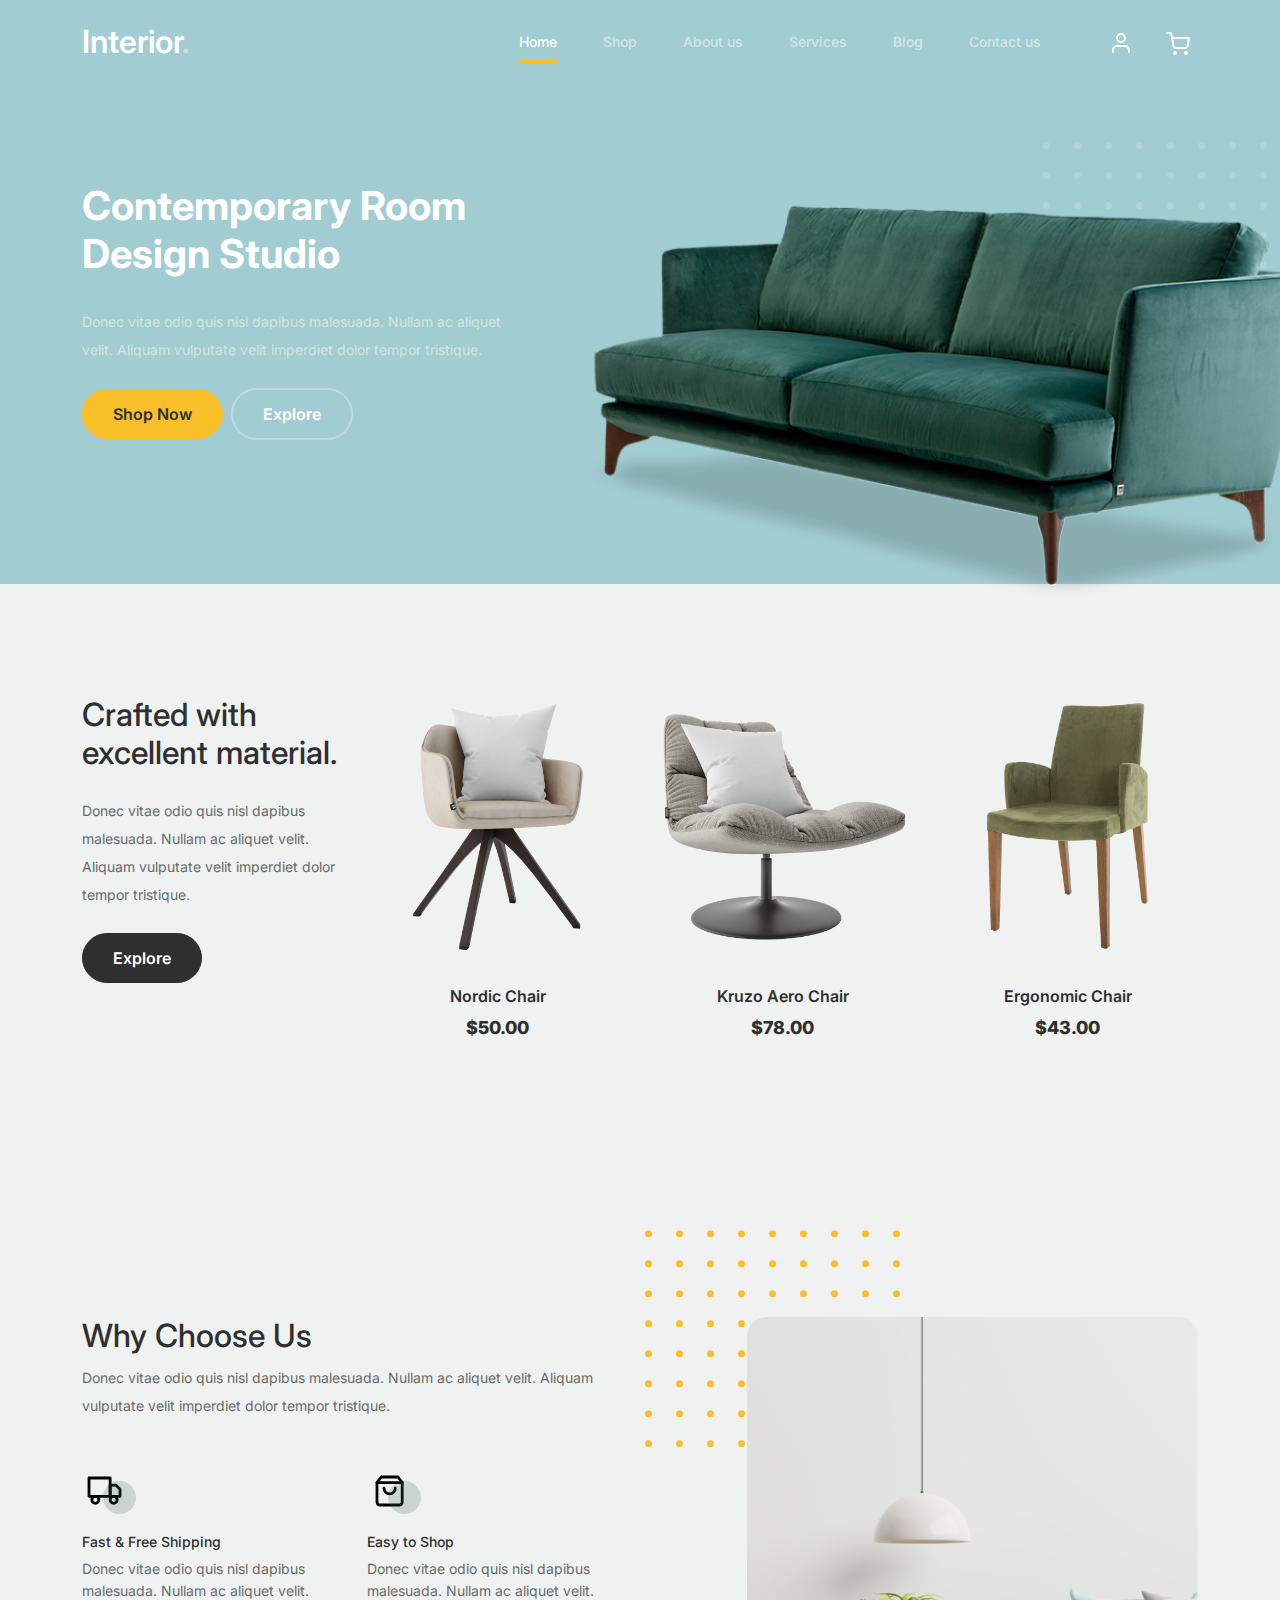
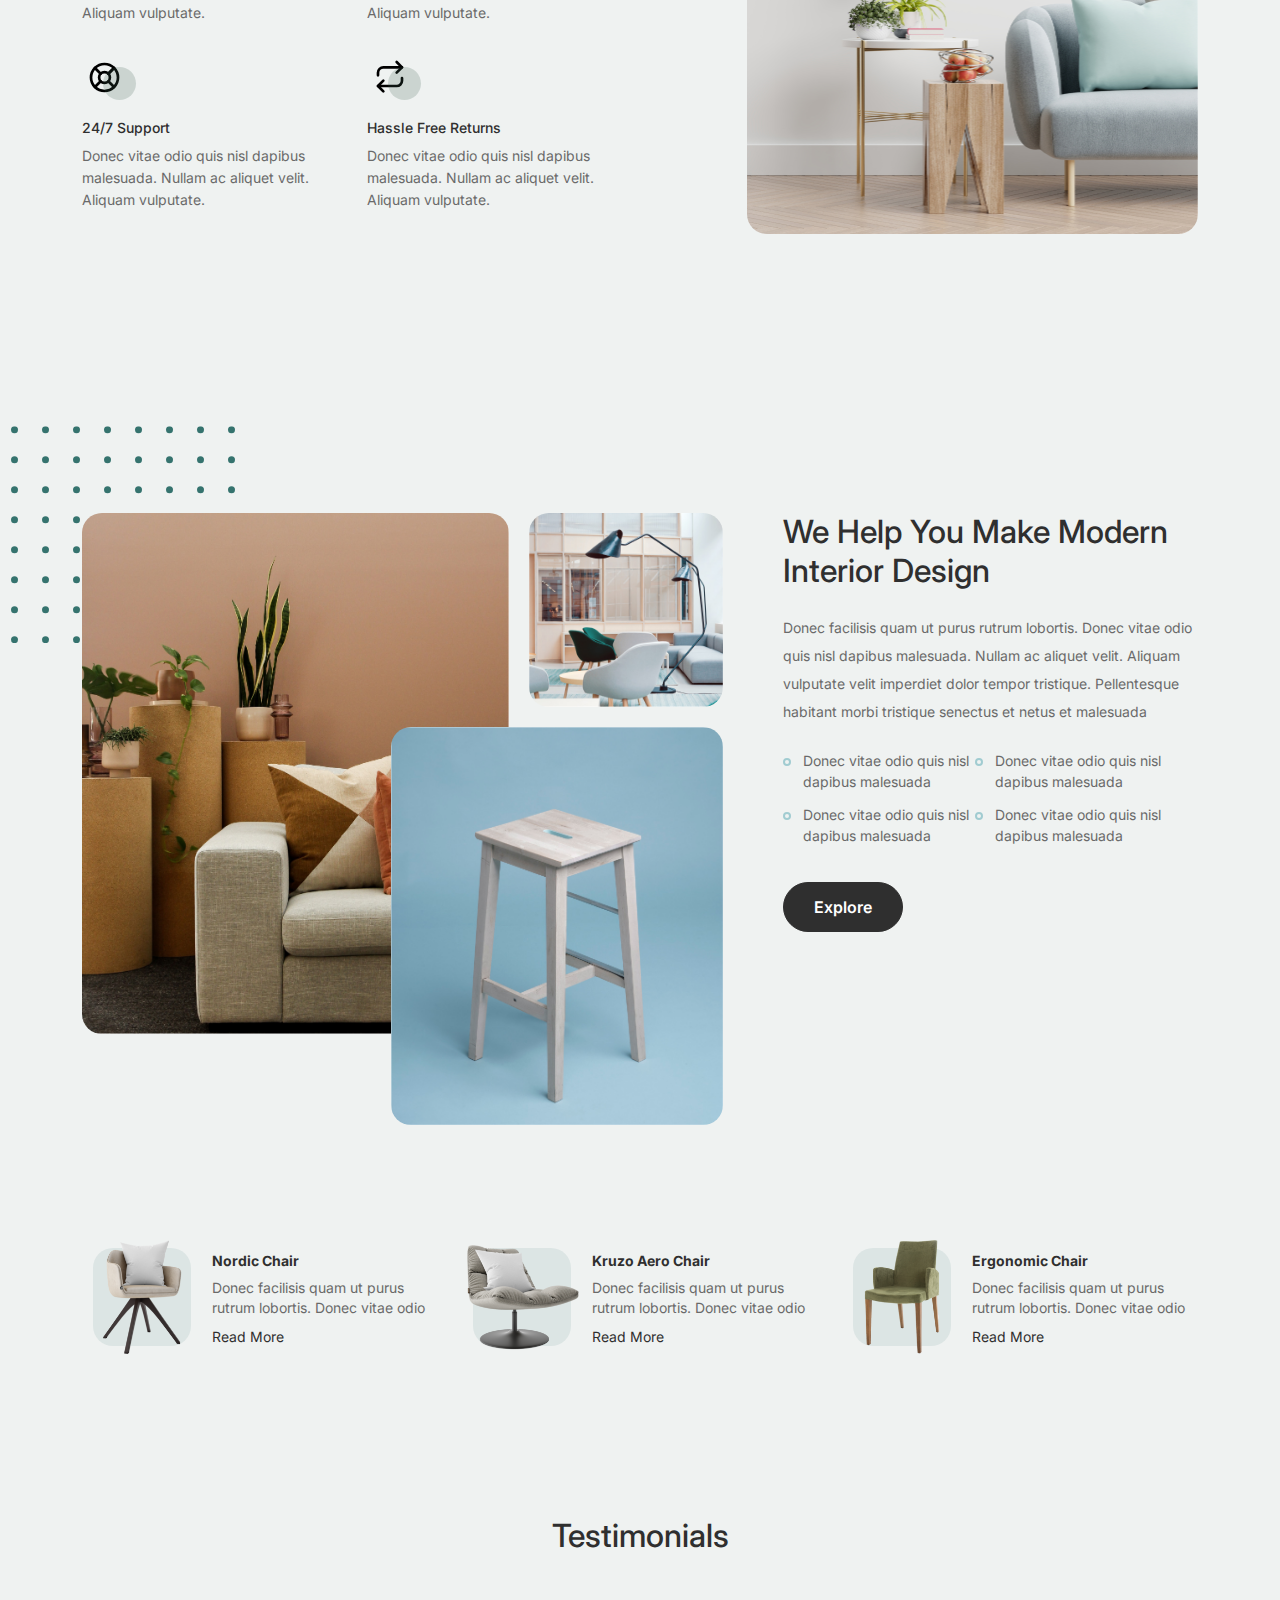
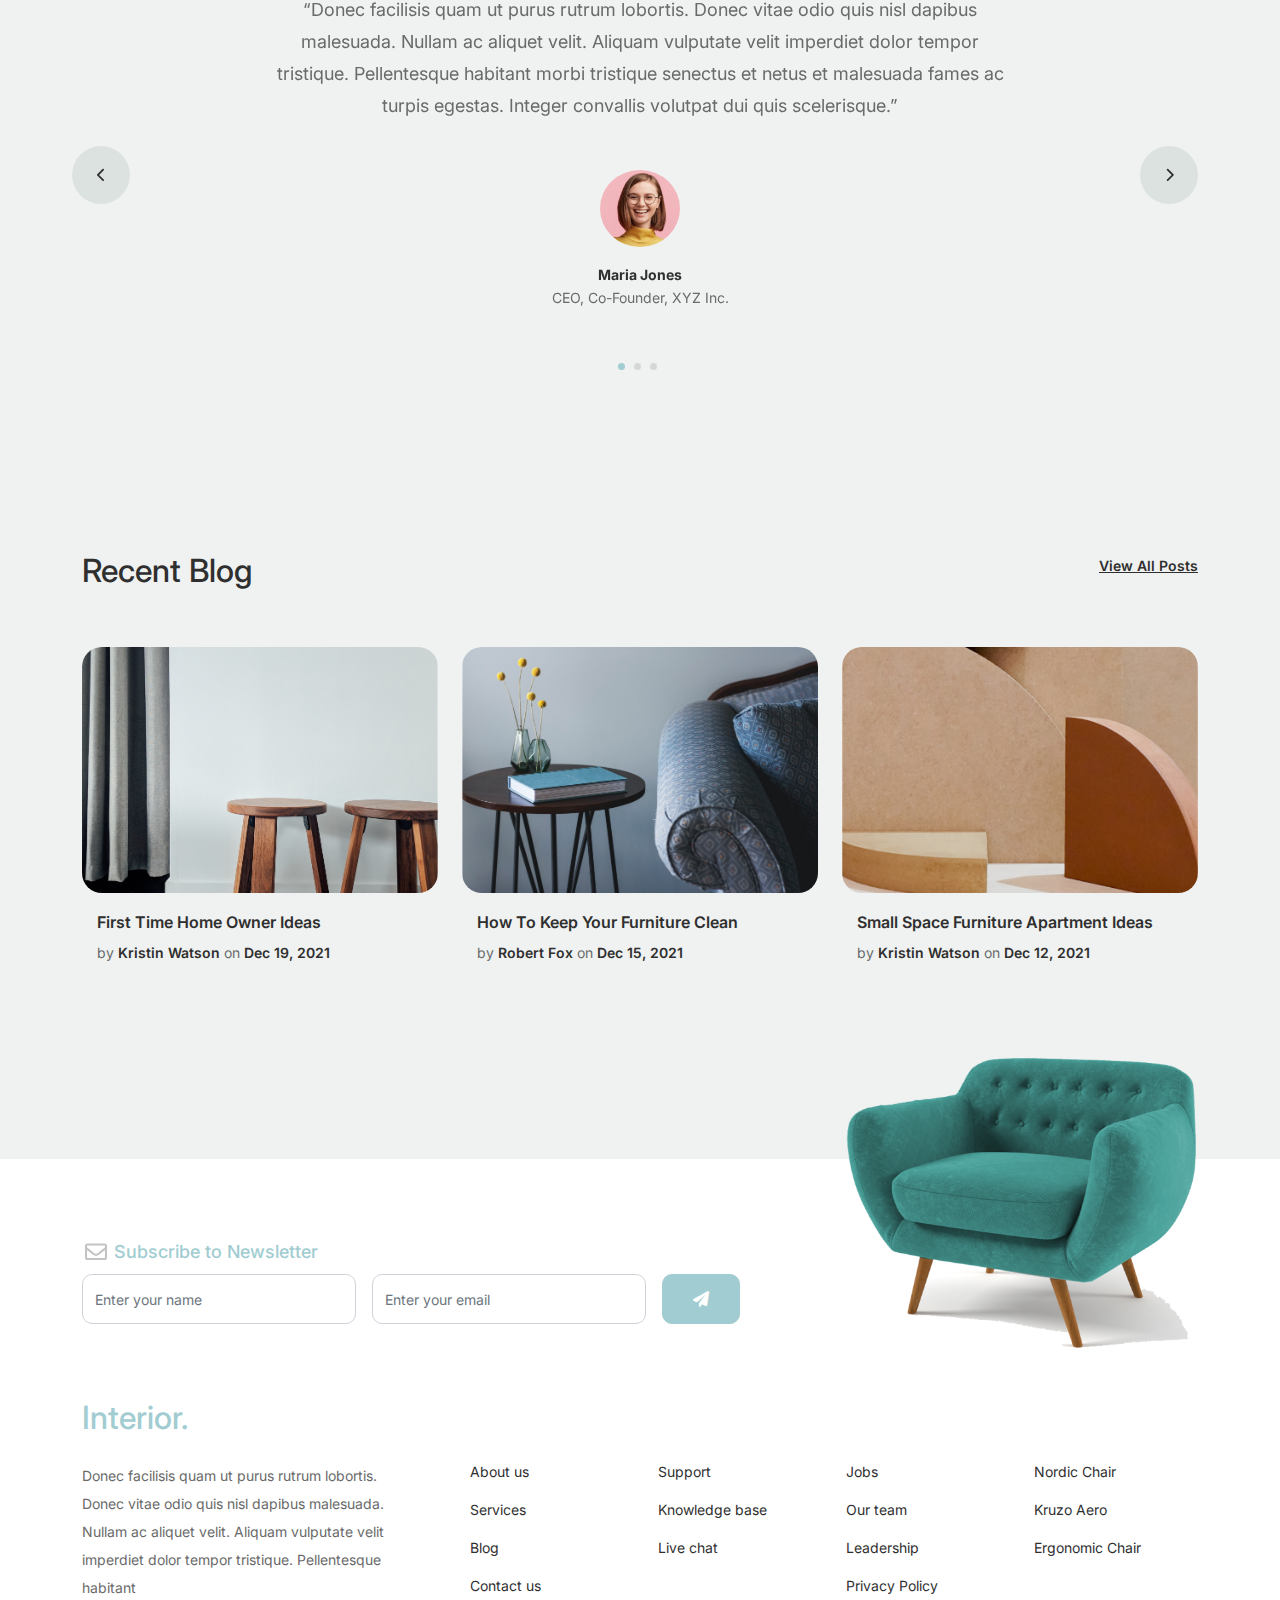
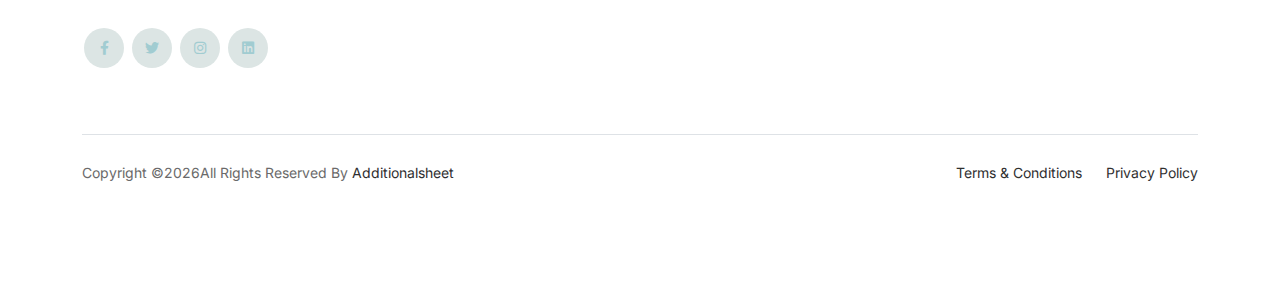
<file: index.html>
<!doctype html>
<html lang="en">
<head>
  <meta charset="utf-8">
  <meta name="viewport" content="width=device-width, initial-scale=1, shrink-to-fit=no">
  <meta name="author" content="Untree.co">
  <link rel="shortcut icon" href="favicon.png">

  <meta name="description" content="" />
  <meta name="keywords" content="bootstrap, bootstrap4" />

		<!-- Bootstrap CSS -->
		<link href="css/bootstrap.min.css" rel="stylesheet">
		<link href="https://cdnjs.cloudflare.com/ajax/libs/font-awesome/6.0.0-beta3/css/all.min.css" rel="stylesheet">
		<link href="css/tiny-slider.css" rel="stylesheet">
		<link href="css/style.css" rel="stylesheet">
		<title>Interior Free Bootstrap 5 Template</title>
	</head>

	<body>

		<!-- Start Header/Navigation -->
		<nav class="custom-navbar navbar navbar navbar-expand-md navbar-dark bg-dark" arial-label="Interior navigation bar">

			<div class="container">
				<a class="navbar-brand" href="index.html">Interior<span>.</span></a>

				<button class="navbar-toggler" type="button" data-bs-toggle="collapse" data-bs-target="#navbarsInterior" aria-controls="navbarsInterior" aria-expanded="false" aria-label="Toggle navigation">
					<span class="navbar-toggler-icon"></span>
				</button>

				<div class="collapse navbar-collapse" id="navbarsInterior">
					<ul class="custom-navbar-nav navbar-nav ms-auto mb-2 mb-md-0">
						<li class="nav-item active">
							<a class="nav-link" href="index.html">Home</a>
						</li>
						<li><a class="nav-link" href="shop.html">Shop</a></li>
						<li><a class="nav-link" href="about.html">About us</a></li>
						<li><a class="nav-link" href="services.html">Services</a></li>
						<li><a class="nav-link" href="blog.html">Blog</a></li>
						<li><a class="nav-link" href="contact.html">Contact us</a></li>
					</ul>

					<ul class="custom-navbar-cta navbar-nav mb-2 mb-md-0 ms-5">
						<li><a class="nav-link" href="#"><img src="images/user.svg"></a></li>
						<li><a class="nav-link" href="cart.html"><img src="images/cart.svg"></a></li>
					</ul>
				</div>
			</div>
				
		</nav>
		<!-- End Header/Navigation -->

		<!-- Start Hero Section -->
			<div class="hero">
				<div class="container">
					<div class="row justify-content-between">
						<div class="col-lg-5">
							<div class="intro-excerpt">
								<h1>Contemporary Room <span clsas="d-block">Design Studio</span></h1>
								<p class="mb-4">Donec vitae odio quis nisl dapibus malesuada. Nullam ac aliquet velit. Aliquam vulputate velit imperdiet dolor tempor tristique.</p>
								<p><a href="" class="btn btn-secondary me-2">Shop Now</a><a href="#" class="btn btn-white-outline">Explore</a></p>
							</div>
						</div>
						<div class="col-lg-7">
							<div class="hero-img-wrap">
								<img src="images/couch.png" class="img-fluid">
							</div>
						</div>
					</div>
				</div>
			</div>
		<!-- End Hero Section -->

		<!-- Start Product Section -->
		<div class="product-section">
			<div class="container">
				<div class="row">

					<!-- Start Column 1 -->
					<div class="col-md-12 col-lg-3 mb-5 mb-lg-0">
						<h2 class="mb-4 section-title">Crafted with excellent material.</h2>
						<p class="mb-4">Donec vitae odio quis nisl dapibus malesuada. Nullam ac aliquet velit. Aliquam vulputate velit imperdiet dolor tempor tristique. </p>
						<p><a href="shop.html" class="btn">Explore</a></p>
					</div> 
					<!-- End Column 1 -->

					<!-- Start Column 2 -->
					<div class="col-12 col-md-4 col-lg-3 mb-5 mb-md-0">
						<a class="product-item" href="cart.html">
							<img src="images/product-1.png" class="img-fluid product-thumbnail">
							<h3 class="product-title">Nordic Chair</h3>
							<strong class="product-price">$50.00</strong>

							<span class="icon-cross">
								<img src="images/cross.svg" class="img-fluid">
							</span>
						</a>
					</div> 
					<!-- End Column 2 -->

					<!-- Start Column 3 -->
					<div class="col-12 col-md-4 col-lg-3 mb-5 mb-md-0">
						<a class="product-item" href="cart.html">
							<img src="images/product-2.png" class="img-fluid product-thumbnail">
							<h3 class="product-title">Kruzo Aero Chair</h3>
							<strong class="product-price">$78.00</strong>

							<span class="icon-cross">
								<img src="images/cross.svg" class="img-fluid">
							</span>
						</a>
					</div>
					<!-- End Column 3 -->

					<!-- Start Column 4 -->
					<div class="col-12 col-md-4 col-lg-3 mb-5 mb-md-0">
						<a class="product-item" href="cart.html">
							<img src="images/product-3.png" class="img-fluid product-thumbnail">
							<h3 class="product-title">Ergonomic Chair</h3>
							<strong class="product-price">$43.00</strong>

							<span class="icon-cross">
								<img src="images/cross.svg" class="img-fluid">
							</span>
						</a>
					</div>
					<!-- End Column 4 -->

				</div>
			</div>
		</div>
		<!-- End Product Section -->

		<!-- Start Why Choose Us Section -->
		<div class="why-choose-section">
			<div class="container">
				<div class="row justify-content-between">
					<div class="col-lg-6">
						<h2 class="section-title">Why Choose Us</h2>
						<p>Donec vitae odio quis nisl dapibus malesuada. Nullam ac aliquet velit. Aliquam vulputate velit imperdiet dolor tempor tristique.</p>

						<div class="row my-5">
							<div class="col-6 col-md-6">
								<div class="feature">
									<div class="icon">
										<img src="images/truck.svg" alt="Image" class="imf-fluid">
									</div>
									<h3>Fast &amp; Free Shipping</h3>
									<p>Donec vitae odio quis nisl dapibus malesuada. Nullam ac aliquet velit. Aliquam vulputate.</p>
								</div>
							</div>

							<div class="col-6 col-md-6">
								<div class="feature">
									<div class="icon">
										<img src="images/bag.svg" alt="Image" class="imf-fluid">
									</div>
									<h3>Easy to Shop</h3>
									<p>Donec vitae odio quis nisl dapibus malesuada. Nullam ac aliquet velit. Aliquam vulputate.</p>
								</div>
							</div>

							<div class="col-6 col-md-6">
								<div class="feature">
									<div class="icon">
										<img src="images/support.svg" alt="Image" class="imf-fluid">
									</div>
									<h3>24/7 Support</h3>
									<p>Donec vitae odio quis nisl dapibus malesuada. Nullam ac aliquet velit. Aliquam vulputate.</p>
								</div>
							</div>

							<div class="col-6 col-md-6">
								<div class="feature">
									<div class="icon">
										<img src="images/return.svg" alt="Image" class="imf-fluid">
									</div>
									<h3>Hassle Free Returns</h3>
									<p>Donec vitae odio quis nisl dapibus malesuada. Nullam ac aliquet velit. Aliquam vulputate.</p>
								</div>
							</div>

						</div>
					</div>

					<div class="col-lg-5">
						<div class="img-wrap">
							<img src="images/why-choose-us-img.jpg" alt="Image" class="img-fluid">
						</div>
					</div>

				</div>
			</div>
		</div>
		<!-- End Why Choose Us Section -->

		<!-- Start We Help Section -->
		<div class="we-help-section">
			<div class="container">
				<div class="row justify-content-between">
					<div class="col-lg-7 mb-5 mb-lg-0">
						<div class="imgs-grid">
							<div class="grid grid-1"><img src="images/img-grid-1.jpg" alt="Untree.co"></div>
							<div class="grid grid-2"><img src="images/img-grid-2.jpg" alt="Untree.co"></div>
							<div class="grid grid-3"><img src="images/img-grid-3.jpg" alt="Untree.co"></div>
						</div>
					</div>
					<div class="col-lg-5 ps-lg-5">
						<h2 class="section-title mb-4">We Help You Make Modern Interior Design</h2>
						<p>Donec facilisis quam ut purus rutrum lobortis. Donec vitae odio quis nisl dapibus malesuada. Nullam ac aliquet velit. Aliquam vulputate velit imperdiet dolor tempor tristique. Pellentesque habitant morbi tristique senectus et netus et malesuada</p>

						<ul class="list-unstyled custom-list my-4">
							<li>Donec vitae odio quis nisl dapibus malesuada</li>
							<li>Donec vitae odio quis nisl dapibus malesuada</li>
							<li>Donec vitae odio quis nisl dapibus malesuada</li>
							<li>Donec vitae odio quis nisl dapibus malesuada</li>
						</ul>
						<p><a herf="#" class="btn">Explore</a></p>
					</div>
				</div>
			</div>
		</div>
		<!-- End We Help Section -->

		<!-- Start Popular Product -->
		<div class="popular-product">
			<div class="container">
				<div class="row">

					<div class="col-12 col-md-6 col-lg-4 mb-4 mb-lg-0">
						<div class="product-item-sm d-flex">
							<div class="thumbnail">
								<img src="images/product-1.png" alt="Image" class="img-fluid">
							</div>
							<div class="pt-3">
								<h3>Nordic Chair</h3>
								<p>Donec facilisis quam ut purus rutrum lobortis. Donec vitae odio </p>
								<p><a href="#">Read More</a></p>
							</div>
						</div>
					</div>

					<div class="col-12 col-md-6 col-lg-4 mb-4 mb-lg-0">
						<div class="product-item-sm d-flex">
							<div class="thumbnail">
								<img src="images/product-2.png" alt="Image" class="img-fluid">
							</div>
							<div class="pt-3">
								<h3>Kruzo Aero Chair</h3>
								<p>Donec facilisis quam ut purus rutrum lobortis. Donec vitae odio </p>
								<p><a href="#">Read More</a></p>
							</div>
						</div>
					</div>

					<div class="col-12 col-md-6 col-lg-4 mb-4 mb-lg-0">
						<div class="product-item-sm d-flex">
							<div class="thumbnail">
								<img src="images/product-3.png" alt="Image" class="img-fluid">
							</div>
							<div class="pt-3">
								<h3>Ergonomic Chair</h3>
								<p>Donec facilisis quam ut purus rutrum lobortis. Donec vitae odio </p>
								<p><a href="#">Read More</a></p>
							</div>
						</div>
					</div>

				</div>
			</div>
		</div>
		<!-- End Popular Product -->

		<!-- Start Testimonial Slider -->
		<div class="testimonial-section">
			<div class="container">
				<div class="row">
					<div class="col-lg-7 mx-auto text-center">
						<h2 class="section-title">Testimonials</h2>
					</div>
				</div>

				<div class="row justify-content-center">
					<div class="col-lg-12">
						<div class="testimonial-slider-wrap text-center">

							<div id="testimonial-nav">
								<span class="prev" data-controls="prev"><span class="fa fa-chevron-left"></span></span>
								<span class="next" data-controls="next"><span class="fa fa-chevron-right"></span></span>
							</div>

							<div class="testimonial-slider">
								
								<div class="item">
									<div class="row justify-content-center">
										<div class="col-lg-8 mx-auto">

											<div class="testimonial-block text-center">
												<blockquote class="mb-5">
													<p>&ldquo;Donec facilisis quam ut purus rutrum lobortis. Donec vitae odio quis nisl dapibus malesuada. Nullam ac aliquet velit. Aliquam vulputate velit imperdiet dolor tempor tristique. Pellentesque habitant morbi tristique senectus et netus et malesuada fames ac turpis egestas. Integer convallis volutpat dui quis scelerisque.&rdquo;</p>
												</blockquote>

												<div class="author-info">
													<div class="author-pic">
														<img src="images/person-1.png" alt="Maria Jones" class="img-fluid">
													</div>
													<h3 class="font-weight-bold">Maria Jones</h3>
													<span class="position d-block mb-3">CEO, Co-Founder, XYZ Inc.</span>
												</div>
											</div>

										</div>
									</div>
								</div> 
								<!-- END item -->

								<div class="item">
									<div class="row justify-content-center">
										<div class="col-lg-8 mx-auto">

											<div class="testimonial-block text-center">
												<blockquote class="mb-5">
													<p>&ldquo;Donec facilisis quam ut purus rutrum lobortis. Donec vitae odio quis nisl dapibus malesuada. Nullam ac aliquet velit. Aliquam vulputate velit imperdiet dolor tempor tristique. Pellentesque habitant morbi tristique senectus et netus et malesuada fames ac turpis egestas. Integer convallis volutpat dui quis scelerisque.&rdquo;</p>
												</blockquote>

												<div class="author-info">
													<div class="author-pic">
														<img src="images/person-1.png" alt="Maria Jones" class="img-fluid">
													</div>
													<h3 class="font-weight-bold">Maria Jones</h3>
													<span class="position d-block mb-3">CEO, Co-Founder, XYZ Inc.</span>
												</div>
											</div>

										</div>
									</div>
								</div> 
								<!-- END item -->

								<div class="item">
									<div class="row justify-content-center">
										<div class="col-lg-8 mx-auto">

											<div class="testimonial-block text-center">
												<blockquote class="mb-5">
													<p>&ldquo;Donec facilisis quam ut purus rutrum lobortis. Donec vitae odio quis nisl dapibus malesuada. Nullam ac aliquet velit. Aliquam vulputate velit imperdiet dolor tempor tristique. Pellentesque habitant morbi tristique senectus et netus et malesuada fames ac turpis egestas. Integer convallis volutpat dui quis scelerisque.&rdquo;</p>
												</blockquote>

												<div class="author-info">
													<div class="author-pic">
														<img src="images/person-1.png" alt="Maria Jones" class="img-fluid">
													</div>
													<h3 class="font-weight-bold">Maria Jones</h3>
													<span class="position d-block mb-3">CEO, Co-Founder, XYZ Inc.</span>
												</div>
											</div>

										</div>
									</div>
								</div> 
								<!-- END item -->

							</div>

						</div>
					</div>
				</div>
			</div>
		</div>
		<!-- End Testimonial Slider -->

		<!-- Start Blog Section -->
		<div class="blog-section">
			<div class="container">
				<div class="row mb-5">
					<div class="col-md-6">
						<h2 class="section-title">Recent Blog</h2>
					</div>
					<div class="col-md-6 text-start text-md-end">
						<a href="#" class="more">View All Posts</a>
					</div>
				</div>

				<div class="row">

					<div class="col-12 col-sm-6 col-md-4 mb-4 mb-md-0">
						<div class="post-entry">
							<a href="#" class="post-thumbnail"><img src="images/post-1.jpg" alt="Image" class="img-fluid"></a>
							<div class="post-content-entry">
								<h3><a href="#">First Time Home Owner Ideas</a></h3>
								<div class="meta">
									<span>by <a href="#">Kristin Watson</a></span> <span>on <a href="#">Dec 19, 2021</a></span>
								</div>
							</div>
						</div>
					</div>

					<div class="col-12 col-sm-6 col-md-4 mb-4 mb-md-0">
						<div class="post-entry">
							<a href="#" class="post-thumbnail"><img src="images/post-2.jpg" alt="Image" class="img-fluid"></a>
							<div class="post-content-entry">
								<h3><a href="#">How To Keep Your Furniture Clean</a></h3>
								<div class="meta">
									<span>by <a href="#">Robert Fox</a></span> <span>on <a href="#">Dec 15, 2021</a></span>
								</div>
							</div>
						</div>
					</div>

					<div class="col-12 col-sm-6 col-md-4 mb-4 mb-md-0">
						<div class="post-entry">
							<a href="#" class="post-thumbnail"><img src="images/post-3.jpg" alt="Image" class="img-fluid"></a>
							<div class="post-content-entry">
								<h3><a href="#">Small Space Furniture Apartment Ideas</a></h3>
								<div class="meta">
									<span>by <a href="#">Kristin Watson</a></span> <span>on <a href="#">Dec 12, 2021</a></span>
								</div>
							</div>
						</div>
					</div>

				</div>
			</div>
		</div>
		<!-- End Blog Section -->	

		<!-- Start Footer Section -->
		<footer class="footer-section">
			<div class="container relative">

				<div class="sofa-img">
					<img src="images/sofa.png" alt="Image" class="img-fluid">
				</div>

				<div class="row">
					<div class="col-lg-8">
						<div class="subscription-form">
							<h3 class="d-flex align-items-center"><span class="me-1"><img src="images/envelope-outline.svg" alt="Image" class="img-fluid"></span><span>Subscribe to Newsletter</span></h3>

							<form action="#" class="row g-3">
								<div class="col-auto">
									<input type="text" class="form-control" placeholder="Enter your name">
								</div>
								<div class="col-auto">
									<input type="email" class="form-control" placeholder="Enter your email">
								</div>
								<div class="col-auto">
									<button class="btn btn-primary">
										<span class="fa fa-paper-plane"></span>
									</button>
								</div>
							</form>

						</div>
					</div>
				</div>

				<div class="row g-5 mb-5">
					<div class="col-lg-4">
						<div class="mb-4 footer-logo-wrap"><a href="#" class="footer-logo">Interior<span>.</span></a></div>
						<p class="mb-4">Donec facilisis quam ut purus rutrum lobortis. Donec vitae odio quis nisl dapibus malesuada. Nullam ac aliquet velit. Aliquam vulputate velit imperdiet dolor tempor tristique. Pellentesque habitant</p>

						<ul class="list-unstyled custom-social">
							<li><a href="#"><span class="fa fa-brands fa-facebook-f"></span></a></li>
							<li><a href="#"><span class="fa fa-brands fa-twitter"></span></a></li>
							<li><a href="#"><span class="fa fa-brands fa-instagram"></span></a></li>
							<li><a href="#"><span class="fa fa-brands fa-linkedin"></span></a></li>
						</ul>
					</div>

					<div class="col-lg-8">
						<div class="row links-wrap">
							<div class="col-6 col-sm-6 col-md-3">
								<ul class="list-unstyled">
									<li><a href="#">About us</a></li>
									<li><a href="#">Services</a></li>
									<li><a href="#">Blog</a></li>
									<li><a href="#">Contact us</a></li>
								</ul>
							</div>

							<div class="col-6 col-sm-6 col-md-3">
								<ul class="list-unstyled">
									<li><a href="#">Support</a></li>
									<li><a href="#">Knowledge base</a></li>
									<li><a href="#">Live chat</a></li>
								</ul>
							</div>

							<div class="col-6 col-sm-6 col-md-3">
								<ul class="list-unstyled">
									<li><a href="#">Jobs</a></li>
									<li><a href="#">Our team</a></li>
									<li><a href="#">Leadership</a></li>
									<li><a href="#">Privacy Policy</a></li>
								</ul>
							</div>

							<div class="col-6 col-sm-6 col-md-3">
								<ul class="list-unstyled">
									<li><a href="#">Nordic Chair</a></li>
									<li><a href="#">Kruzo Aero</a></li>
									<li><a href="#">Ergonomic Chair</a></li>
								</ul>
							</div>
						</div>
					</div>

				</div>

				<div class="border-top copyright">
					<div class="row pt-4">
						<div class="col-lg-6">
							<p class="mb-2 text-center text-lg-start">Copyright &copy;<script>document.write(new Date().getFullYear());</script>All Rights Reserved By <a href="https://additionalsheet.com/">Additionalsheet</a>
            </p>
						</div>

						<div class="col-lg-6 text-center text-lg-end">
							<ul class="list-unstyled d-inline-flex ms-auto">
								<li class="me-4"><a href="#">Terms &amp; Conditions</a></li>
								<li><a href="#">Privacy Policy</a></li>
							</ul>
						</div>

					</div>
				</div>

			</div>
		</footer>
		<!-- End Footer Section -->	


		<script src="js/bootstrap.bundle.min.js"></script>
		<script src="js/tiny-slider.js"></script>
		<script src="js/custom.js"></script>
	</body>

</html>
</file>
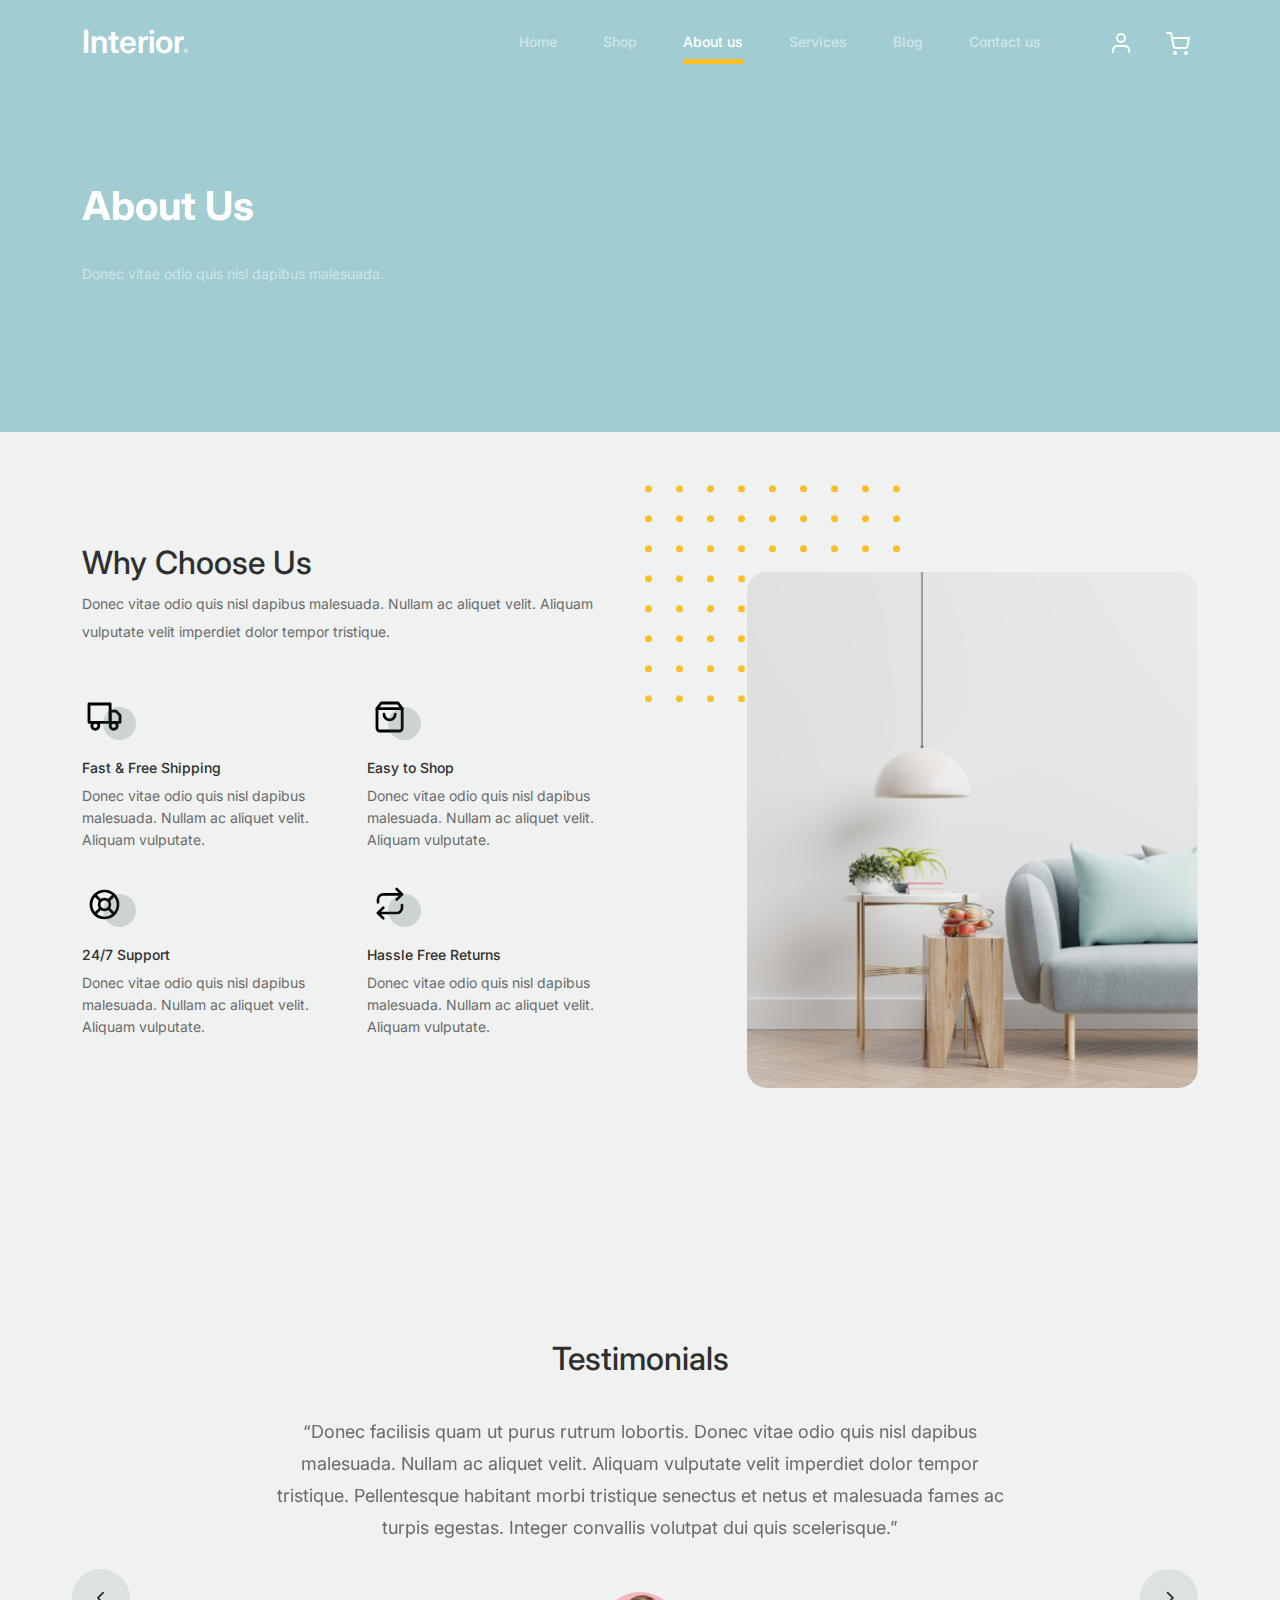
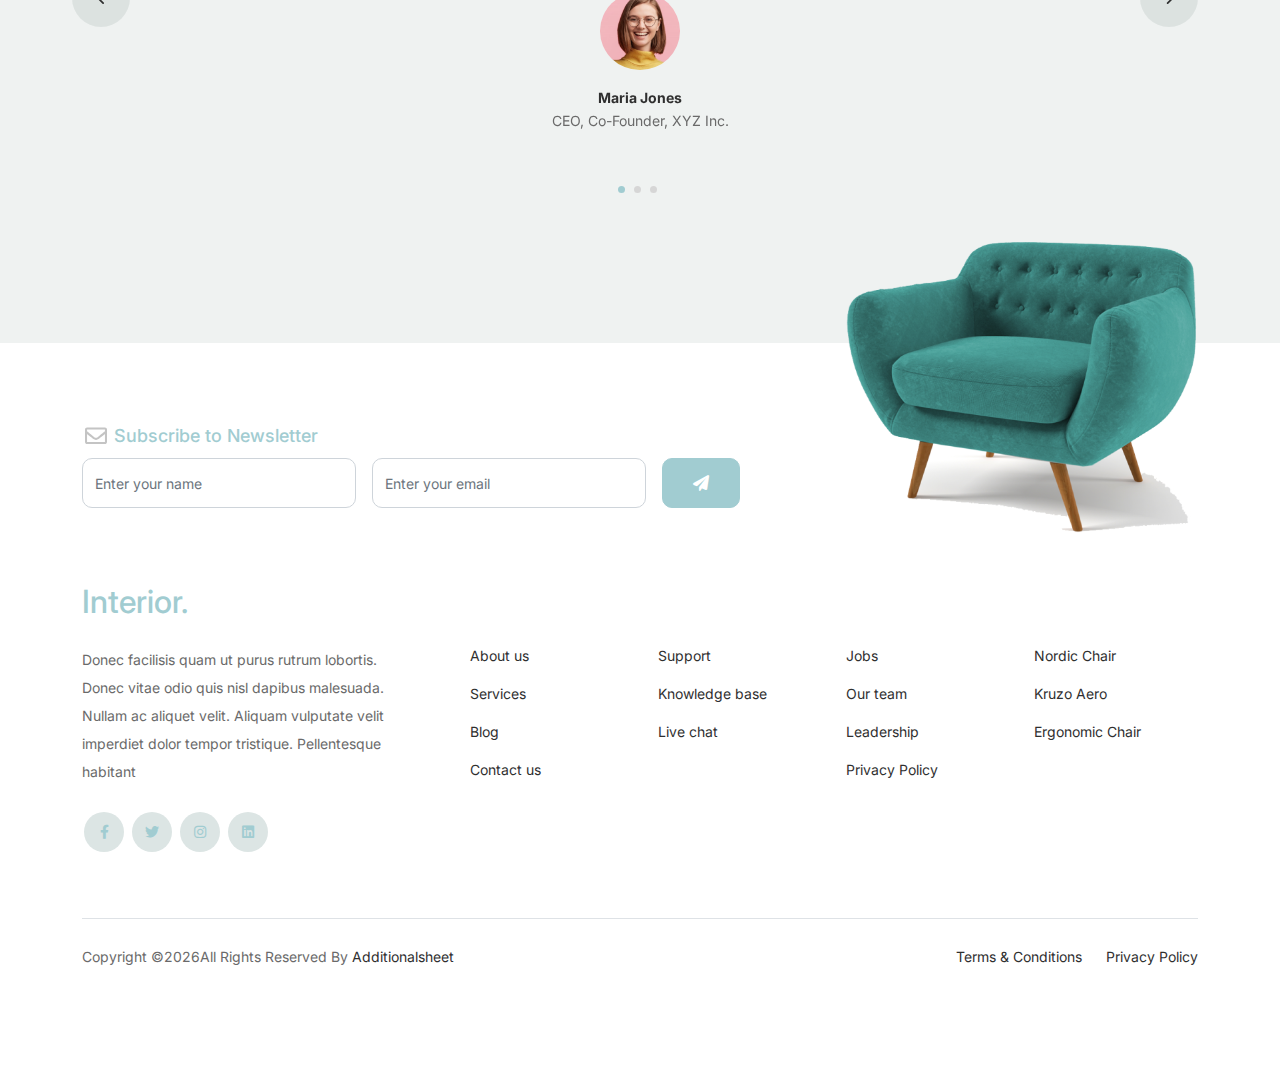
<file: about.html>
<!doctype html>
<html lang="en">
	<head>
		<meta charset="utf-8">
		<meta name="viewport" content="width=device-width, initial-scale=1, shrink-to-fit=no">
		<meta name="author" content="Untree.co">
		<link rel="shortcut icon" href="favicon.png">
	  
		<meta name="description" content="" />
		<meta name="keywords" content="bootstrap, bootstrap4" />
	  
			  <!-- Bootstrap CSS -->
			  <link href="css/bootstrap.min.css" rel="stylesheet">
			  <link href="https://cdnjs.cloudflare.com/ajax/libs/font-awesome/6.0.0-beta3/css/all.min.css" rel="stylesheet">
			  <link href="css/tiny-slider.css" rel="stylesheet">
			  <link href="css/style.css" rel="stylesheet">
			  <title>Interior Free Bootstrap 5 Template</title>
		  </head>

	<body>

		<!-- Start Header/Navigation -->
		<nav class="custom-navbar navbar navbar navbar-expand-md navbar-dark bg-dark" arial-label="Interior navigation bar">

			<div class="container">
				<a class="navbar-brand" href="index.html">Interior<span>.</span></a>

				<button class="navbar-toggler" type="button" data-bs-toggle="collapse" data-bs-target="#navbarsInterior" aria-controls="navbarsInterior" aria-expanded="false" aria-label="Toggle navigation">
					<span class="navbar-toggler-icon"></span>
				</button>

				<div class="collapse navbar-collapse" id="navbarsInterior">
					<ul class="custom-navbar-nav navbar-nav ms-auto mb-2 mb-md-0">
						<li >
							<a class="nav-link" href="index.html">Home</a>
						</li>
						<li><a class="nav-link" href="shop.html">Shop</a></li>
						<li  class="nav-item active"><a class="nav-link" href="about.html">About us</a></li>
						<li><a class="nav-link" href="services.html">Services</a></li>
						<li><a class="nav-link" href="blog.html">Blog</a></li>
						<li><a class="nav-link" href="contact.html">Contact us</a></li>
					</ul>

					<ul class="custom-navbar-cta navbar-nav mb-2 mb-md-0 ms-5">
						<li><a class="nav-link" href="#"><img src="images/user.svg"></a></li>
						<li><a class="nav-link" href="cart.html"><img src="images/cart.svg"></a></li>
					</ul>
				</div>
			</div>
				
		</nav>
		<!-- End Header/Navigation -->

		<!-- Start Hero Section -->
		<div class="hero">
			<div class="container">
				<div class="row justify-content-between">
					<div class="col-lg-5">
						<div class="intro-excerpt">
							<h1>About Us</h1>
							<p>Donec vitae odio quis nisl dapibus malesuada.</p>
						</div>
					</div>
					<div class="col-lg-7">
						
					</div>
				</div>
			</div>
		</div>
		<!-- End Hero Section -->

		

		<!-- Start Why Choose Us Section -->
		<div class="why-choose-section">
			<div class="container">
				<div class="row justify-content-between align-items-center">
					<div class="col-lg-6">
						<h2 class="section-title">Why Choose Us</h2>
						<p>Donec vitae odio quis nisl dapibus malesuada. Nullam ac aliquet velit. Aliquam vulputate velit imperdiet dolor tempor tristique.</p>

						<div class="row my-5">
							<div class="col-6 col-md-6">
								<div class="feature">
									<div class="icon">
										<img src="images/truck.svg" alt="Image" class="imf-fluid">
									</div>
									<h3>Fast &amp; Free Shipping</h3>
									<p>Donec vitae odio quis nisl dapibus malesuada. Nullam ac aliquet velit. Aliquam vulputate.</p>
								</div>
							</div>

							<div class="col-6 col-md-6">
								<div class="feature">
									<div class="icon">
										<img src="images/bag.svg" alt="Image" class="imf-fluid">
									</div>
									<h3>Easy to Shop</h3>
									<p>Donec vitae odio quis nisl dapibus malesuada. Nullam ac aliquet velit. Aliquam vulputate.</p>
								</div>
							</div>

							<div class="col-6 col-md-6">
								<div class="feature">
									<div class="icon">
										<img src="images/support.svg" alt="Image" class="imf-fluid">
									</div>
									<h3>24/7 Support</h3>
									<p>Donec vitae odio quis nisl dapibus malesuada. Nullam ac aliquet velit. Aliquam vulputate.</p>
								</div>
							</div>

							<div class="col-6 col-md-6">
								<div class="feature">
									<div class="icon">
										<img src="images/return.svg" alt="Image" class="imf-fluid">
									</div>
									<h3>Hassle Free Returns</h3>
									<p>Donec vitae odio quis nisl dapibus malesuada. Nullam ac aliquet velit. Aliquam vulputate.</p>
								</div>
							</div>

						</div>
					</div>

					<div class="col-lg-5">
						<div class="img-wrap">
							<img src="images/why-choose-us-img.jpg" alt="Image" class="img-fluid">
						</div>
					</div>

				</div>
			</div>
		</div>
		<!-- End Why Choose Us Section -->

		<!-- Start Testimonial Slider -->
		<div class="testimonial-section before-footer-section">
			<div class="container">
				<div class="row">
					<div class="col-lg-7 mx-auto text-center">
						<h2 class="section-title">Testimonials</h2>
					</div>
				</div>

				<div class="row justify-content-center">
					<div class="col-lg-12">
						<div class="testimonial-slider-wrap text-center">

							<div id="testimonial-nav">
								<span class="prev" data-controls="prev"><span class="fa fa-chevron-left"></span></span>
								<span class="next" data-controls="next"><span class="fa fa-chevron-right"></span></span>
							</div>

							<div class="testimonial-slider">
								
								<div class="item">
									<div class="row justify-content-center">
										<div class="col-lg-8 mx-auto">

											<div class="testimonial-block text-center">
												<blockquote class="mb-5">
													<p>&ldquo;Donec facilisis quam ut purus rutrum lobortis. Donec vitae odio quis nisl dapibus malesuada. Nullam ac aliquet velit. Aliquam vulputate velit imperdiet dolor tempor tristique. Pellentesque habitant morbi tristique senectus et netus et malesuada fames ac turpis egestas. Integer convallis volutpat dui quis scelerisque.&rdquo;</p>
												</blockquote>

												<div class="author-info">
													<div class="author-pic">
														<img src="images/person-1.png" alt="Maria Jones" class="img-fluid">
													</div>
													<h3 class="font-weight-bold">Maria Jones</h3>
													<span class="position d-block mb-3">CEO, Co-Founder, XYZ Inc.</span>
												</div>
											</div>

										</div>
									</div>
								</div> 
								<!-- END item -->

								<div class="item">
									<div class="row justify-content-center">
										<div class="col-lg-8 mx-auto">

											<div class="testimonial-block text-center">
												<blockquote class="mb-5">
													<p>&ldquo;Donec facilisis quam ut purus rutrum lobortis. Donec vitae odio quis nisl dapibus malesuada. Nullam ac aliquet velit. Aliquam vulputate velit imperdiet dolor tempor tristique. Pellentesque habitant morbi tristique senectus et netus et malesuada fames ac turpis egestas. Integer convallis volutpat dui quis scelerisque.&rdquo;</p>
												</blockquote>

												<div class="author-info">
													<div class="author-pic">
														<img src="images/person-1.png" alt="Maria Jones" class="img-fluid">
													</div>
													<h3 class="font-weight-bold">Maria Jones</h3>
													<span class="position d-block mb-3">CEO, Co-Founder, XYZ Inc.</span>
												</div>
											</div>

										</div>
									</div>
								</div> 
								<!-- END item -->

								<div class="item">
									<div class="row justify-content-center">
										<div class="col-lg-8 mx-auto">

											<div class="testimonial-block text-center">
												<blockquote class="mb-5">
													<p>&ldquo;Donec facilisis quam ut purus rutrum lobortis. Donec vitae odio quis nisl dapibus malesuada. Nullam ac aliquet velit. Aliquam vulputate velit imperdiet dolor tempor tristique. Pellentesque habitant morbi tristique senectus et netus et malesuada fames ac turpis egestas. Integer convallis volutpat dui quis scelerisque.&rdquo;</p>
												</blockquote>

												<div class="author-info">
													<div class="author-pic">
														<img src="images/person-1.png" alt="Maria Jones" class="img-fluid">
													</div>
													<h3 class="font-weight-bold">Maria Jones</h3>
													<span class="position d-block mb-3">CEO, Co-Founder, XYZ Inc.</span>
												</div>
											</div>

										</div>
									</div>
								</div> 
								<!-- END item -->

							</div>

						</div>
					</div>
				</div>
			</div>
		</div>
		<!-- End Testimonial Slider -->

		

		<!-- Start Footer Section -->
		<footer class="footer-section">
			<div class="container relative">

				<div class="sofa-img">
					<img src="images/sofa.png" alt="Image" class="img-fluid">
				</div>

				<div class="row">
					<div class="col-lg-8">
						<div class="subscription-form">
							<h3 class="d-flex align-items-center"><span class="me-1"><img src="images/envelope-outline.svg" alt="Image" class="img-fluid"></span><span>Subscribe to Newsletter</span></h3>

							<form action="#" class="row g-3">
								<div class="col-auto">
									<input type="text" class="form-control" placeholder="Enter your name">
								</div>
								<div class="col-auto">
									<input type="email" class="form-control" placeholder="Enter your email">
								</div>
								<div class="col-auto">
									<button class="btn btn-primary">
										<span class="fa fa-paper-plane"></span>
									</button>
								</div>
							</form>

						</div>
					</div>
				</div>

				<div class="row g-5 mb-5">
					<div class="col-lg-4">
						<div class="mb-4 footer-logo-wrap"><a href="#" class="footer-logo">Interior<span>.</span></a></div>
						<p class="mb-4">Donec facilisis quam ut purus rutrum lobortis. Donec vitae odio quis nisl dapibus malesuada. Nullam ac aliquet velit. Aliquam vulputate velit imperdiet dolor tempor tristique. Pellentesque habitant</p>

						<ul class="list-unstyled custom-social">
							<li><a href="#"><span class="fa fa-brands fa-facebook-f"></span></a></li>
							<li><a href="#"><span class="fa fa-brands fa-twitter"></span></a></li>
							<li><a href="#"><span class="fa fa-brands fa-instagram"></span></a></li>
							<li><a href="#"><span class="fa fa-brands fa-linkedin"></span></a></li>
						</ul>
					</div>

					<div class="col-lg-8">
						<div class="row links-wrap">
							<div class="col-6 col-sm-6 col-md-3">
								<ul class="list-unstyled">
									<li><a href="#">About us</a></li>
									<li><a href="#">Services</a></li>
									<li><a href="#">Blog</a></li>
									<li><a href="#">Contact us</a></li>
								</ul>
							</div>

							<div class="col-6 col-sm-6 col-md-3">
								<ul class="list-unstyled">
									<li><a href="#">Support</a></li>
									<li><a href="#">Knowledge base</a></li>
									<li><a href="#">Live chat</a></li>
								</ul>
							</div>

							<div class="col-6 col-sm-6 col-md-3">
								<ul class="list-unstyled">
									<li><a href="#">Jobs</a></li>
									<li><a href="#">Our team</a></li>
									<li><a href="#">Leadership</a></li>
									<li><a href="#">Privacy Policy</a></li>
								</ul>
							</div>

							<div class="col-6 col-sm-6 col-md-3">
								<ul class="list-unstyled">
									<li><a href="#">Nordic Chair</a></li>
									<li><a href="#">Kruzo Aero</a></li>
									<li><a href="#">Ergonomic Chair</a></li>
								</ul>
							</div>
						</div>
					</div>

				</div>

				<div class="border-top copyright">
					<div class="row pt-4">
						<div class="col-lg-6">
							<p class="mb-2 text-center text-lg-start">Copyright &copy;<script>document.write(new Date().getFullYear());</script>All Rights Reserved By <a href="https://additionalsheet.com/">Additionalsheet</a>
            </p>
						</div>

						<div class="col-lg-6 text-center text-lg-end">
							<ul class="list-unstyled d-inline-flex ms-auto">
								<li class="me-4"><a href="#">Terms &amp; Conditions</a></li>
								<li><a href="#">Privacy Policy</a></li>
							</ul>
						</div>

					</div>
				</div>

			</div>
		</footer>
		<!-- End Footer Section -->	


		<script src="js/bootstrap.bundle.min.js"></script>
		<script src="js/tiny-slider.js"></script>
		<script src="js/custom.js"></script>
	</body>

</html>
</file>
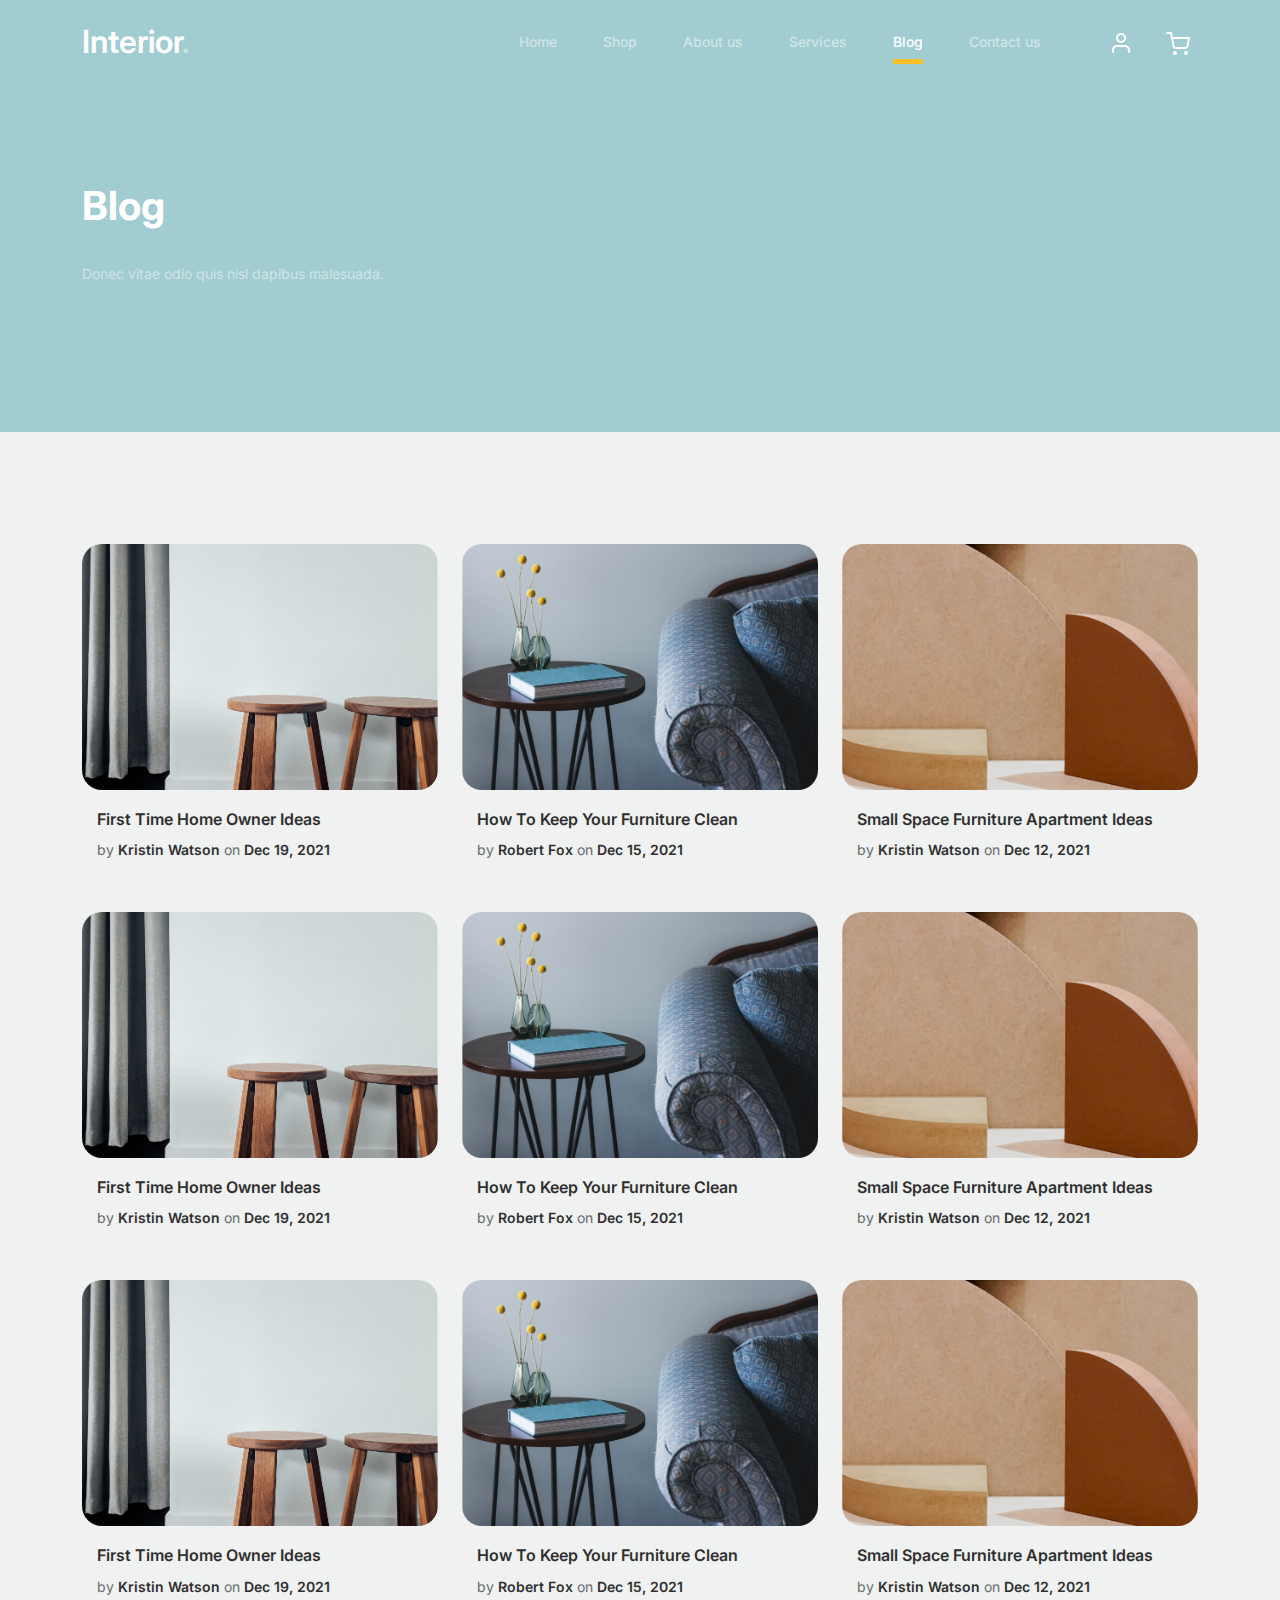
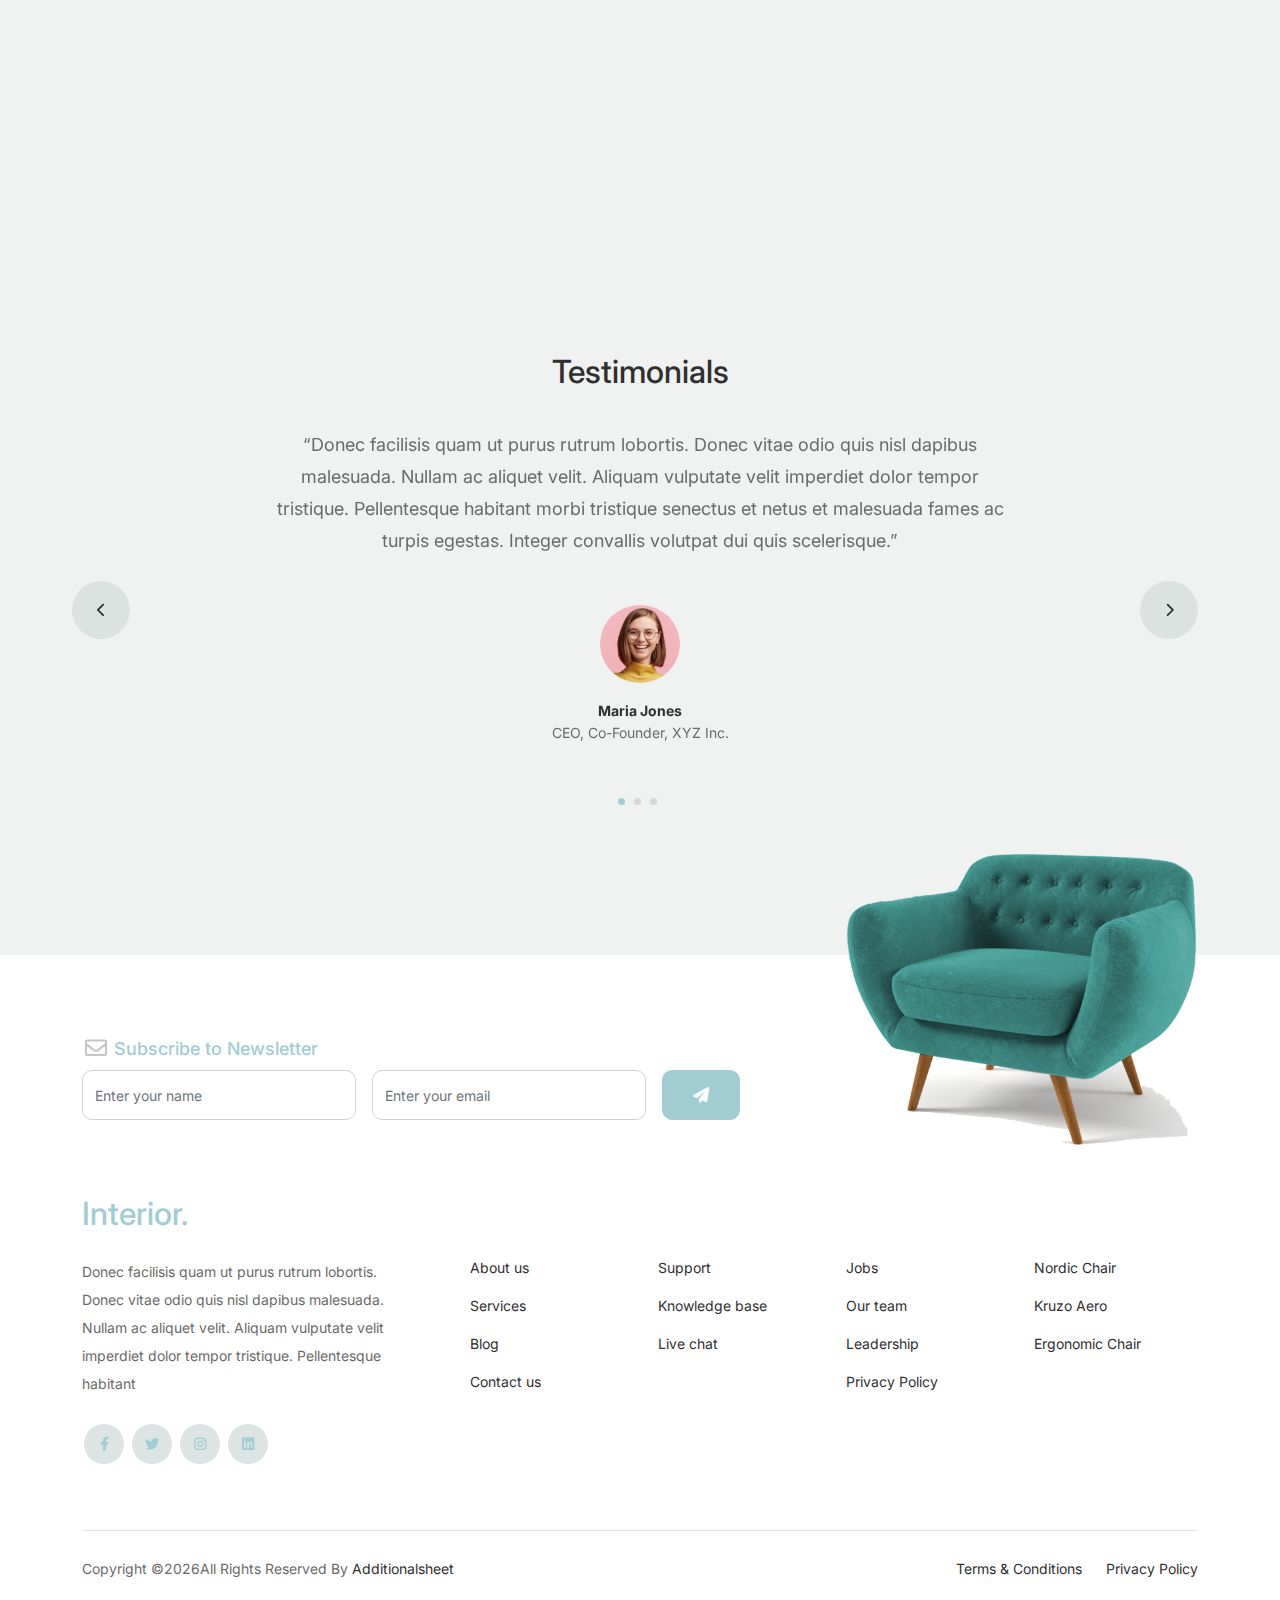
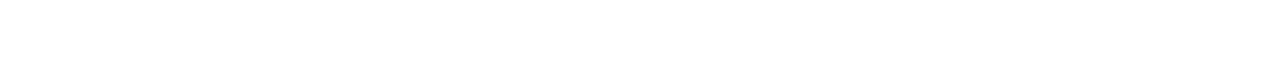
<file: blog.html>
<!doctype html>
<html lang="en">
	<head>
		<meta charset="utf-8">
		<meta name="viewport" content="width=device-width, initial-scale=1, shrink-to-fit=no">
		<meta name="author" content="Untree.co">
		<link rel="shortcut icon" href="favicon.png">
	  
		<meta name="description" content="" />
		<meta name="keywords" content="bootstrap, bootstrap4" />
	  
			  <!-- Bootstrap CSS -->
			  <link href="css/bootstrap.min.css" rel="stylesheet">
			  <link href="https://cdnjs.cloudflare.com/ajax/libs/font-awesome/6.0.0-beta3/css/all.min.css" rel="stylesheet">
			  <link href="css/tiny-slider.css" rel="stylesheet">
			  <link href="css/style.css" rel="stylesheet">
			  <title>Interior Free Bootstrap 5 Template</title>
		  </head>

	<body>

		<!-- Start Header/Navigation -->
		<nav class="custom-navbar navbar navbar navbar-expand-md navbar-dark bg-dark" arial-label="Interior navigation bar">

			<div class="container">
				<a class="navbar-brand" href="index.html">Interior<span>.</span></a>

				<button class="navbar-toggler" type="button" data-bs-toggle="collapse" data-bs-target="#navbarsInterior" aria-controls="navbarsInterior" aria-expanded="false" aria-label="Toggle navigation">
					<span class="navbar-toggler-icon"></span>
				</button>

				<div class="collapse navbar-collapse" id="navbarsInterior">
					<ul class="custom-navbar-nav navbar-nav ms-auto mb-2 mb-md-0">
						<li >
							<a class="nav-link" href="index.html">Home</a>
						</li>
						<li><a class="nav-link" href="shop.html">Shop</a></li>
						<li><a class="nav-link" href="about.html">About us</a></li>
						<li><a class="nav-link" href="services.html">Services</a></li>
						<li class="nav-item active"><a class="nav-link" href="blog.html">Blog</a></li>
						<li><a class="nav-link" href="contact.html">Contact us</a></li>
					</ul>

					<ul class="custom-navbar-cta navbar-nav mb-2 mb-md-0 ms-5">
						<li><a class="nav-link" href="#"><img src="images/user.svg"></a></li>
						<li><a class="nav-link" href="cart.html"><img src="images/cart.svg"></a></li>
					</ul>
				</div>
			</div>
				
		</nav>
		<!-- End Header/Navigation -->

		<!-- Start Hero Section -->
		<div class="hero">
			<div class="container">
				<div class="row justify-content-between">
					<div class="col-lg-5">
						<div class="intro-excerpt">
							<h1>Blog</h1>
							<p>Donec vitae odio quis nisl dapibus malesuada.</p>
						</div>
					</div>
					<div class="col-lg-7">
						
					</div>
				</div>
			</div>
		</div>
		<!-- End Hero Section -->

		

		<!-- Start Blog Section -->
		<div class="blog-section">
			<div class="container">
				
				<div class="row">

					<div class="col-12 col-sm-6 col-md-4 mb-5">
						<div class="post-entry">
							<a href="#" class="post-thumbnail"><img src="images/post-1.jpg" alt="Image" class="img-fluid"></a>
							<div class="post-content-entry">
								<h3><a href="#">First Time Home Owner Ideas</a></h3>
								<div class="meta">
									<span>by <a href="#">Kristin Watson</a></span> <span>on <a href="#">Dec 19, 2021</a></span>
								</div>
							</div>
						</div>
					</div>

					<div class="col-12 col-sm-6 col-md-4 mb-5">
						<div class="post-entry">
							<a href="#" class="post-thumbnail"><img src="images/post-2.jpg" alt="Image" class="img-fluid"></a>
							<div class="post-content-entry">
								<h3><a href="#">How To Keep Your Furniture Clean</a></h3>
								<div class="meta">
									<span>by <a href="#">Robert Fox</a></span> <span>on <a href="#">Dec 15, 2021</a></span>
								</div>
							</div>
						</div>
					</div>

					<div class="col-12 col-sm-6 col-md-4 mb-5">
						<div class="post-entry">
							<a href="#" class="post-thumbnail"><img src="images/post-3.jpg" alt="Image" class="img-fluid"></a>
							<div class="post-content-entry">
								<h3><a href="#">Small Space Furniture Apartment Ideas</a></h3>
								<div class="meta">
									<span>by <a href="#">Kristin Watson</a></span> <span>on <a href="#">Dec 12, 2021</a></span>
								</div>
							</div>
						</div>
					</div>

					<div class="col-12 col-sm-6 col-md-4 mb-5">
						<div class="post-entry">
							<a href="#" class="post-thumbnail"><img src="images/post-1.jpg" alt="Image" class="img-fluid"></a>
							<div class="post-content-entry">
								<h3><a href="#">First Time Home Owner Ideas</a></h3>
								<div class="meta">
									<span>by <a href="#">Kristin Watson</a></span> <span>on <a href="#">Dec 19, 2021</a></span>
								</div>
							</div>
						</div>
					</div>

					<div class="col-12 col-sm-6 col-md-4 mb-5">
						<div class="post-entry">
							<a href="#" class="post-thumbnail"><img src="images/post-2.jpg" alt="Image" class="img-fluid"></a>
							<div class="post-content-entry">
								<h3><a href="#">How To Keep Your Furniture Clean</a></h3>
								<div class="meta">
									<span>by <a href="#">Robert Fox</a></span> <span>on <a href="#">Dec 15, 2021</a></span>
								</div>
							</div>
						</div>
					</div>

					<div class="col-12 col-sm-6 col-md-4 mb-5">
						<div class="post-entry">
							<a href="#" class="post-thumbnail"><img src="images/post-3.jpg" alt="Image" class="img-fluid"></a>
							<div class="post-content-entry">
								<h3><a href="#">Small Space Furniture Apartment Ideas</a></h3>
								<div class="meta">
									<span>by <a href="#">Kristin Watson</a></span> <span>on <a href="#">Dec 12, 2021</a></span>
								</div>
							</div>
						</div>
					</div>

					<div class="col-12 col-sm-6 col-md-4 mb-5">
						<div class="post-entry">
							<a href="#" class="post-thumbnail"><img src="images/post-1.jpg" alt="Image" class="img-fluid"></a>
							<div class="post-content-entry">
								<h3><a href="#">First Time Home Owner Ideas</a></h3>
								<div class="meta">
									<span>by <a href="#">Kristin Watson</a></span> <span>on <a href="#">Dec 19, 2021</a></span>
								</div>
							</div>
						</div>
					</div>

					<div class="col-12 col-sm-6 col-md-4 mb-5">
						<div class="post-entry">
							<a href="#" class="post-thumbnail"><img src="images/post-2.jpg" alt="Image" class="img-fluid"></a>
							<div class="post-content-entry">
								<h3><a href="#">How To Keep Your Furniture Clean</a></h3>
								<div class="meta">
									<span>by <a href="#">Robert Fox</a></span> <span>on <a href="#">Dec 15, 2021</a></span>
								</div>
							</div>
						</div>
					</div>

					<div class="col-12 col-sm-6 col-md-4 mb-5">
						<div class="post-entry">
							<a href="#" class="post-thumbnail"><img src="images/post-3.jpg" alt="Image" class="img-fluid"></a>
							<div class="post-content-entry">
								<h3><a href="#">Small Space Furniture Apartment Ideas</a></h3>
								<div class="meta">
									<span>by <a href="#">Kristin Watson</a></span> <span>on <a href="#">Dec 12, 2021</a></span>
								</div>
							</div>
						</div>
					</div>

				</div>
			</div>
		</div>
		<!-- End Blog Section -->	

		

		<!-- Start Testimonial Slider -->
		<div class="testimonial-section before-footer-section">
			<div class="container">
				<div class="row">
					<div class="col-lg-7 mx-auto text-center">
						<h2 class="section-title">Testimonials</h2>
					</div>
				</div>

				<div class="row justify-content-center">
					<div class="col-lg-12">
						<div class="testimonial-slider-wrap text-center">

							<div id="testimonial-nav">
								<span class="prev" data-controls="prev"><span class="fa fa-chevron-left"></span></span>
								<span class="next" data-controls="next"><span class="fa fa-chevron-right"></span></span>
							</div>

							<div class="testimonial-slider">
								
								<div class="item">
									<div class="row justify-content-center">
										<div class="col-lg-8 mx-auto">

											<div class="testimonial-block text-center">
												<blockquote class="mb-5">
													<p>&ldquo;Donec facilisis quam ut purus rutrum lobortis. Donec vitae odio quis nisl dapibus malesuada. Nullam ac aliquet velit. Aliquam vulputate velit imperdiet dolor tempor tristique. Pellentesque habitant morbi tristique senectus et netus et malesuada fames ac turpis egestas. Integer convallis volutpat dui quis scelerisque.&rdquo;</p>
												</blockquote>

												<div class="author-info">
													<div class="author-pic">
														<img src="images/person-1.png" alt="Maria Jones" class="img-fluid">
													</div>
													<h3 class="font-weight-bold">Maria Jones</h3>
													<span class="position d-block mb-3">CEO, Co-Founder, XYZ Inc.</span>
												</div>
											</div>

										</div>
									</div>
								</div> 
								<!-- END item -->

								<div class="item">
									<div class="row justify-content-center">
										<div class="col-lg-8 mx-auto">

											<div class="testimonial-block text-center">
												<blockquote class="mb-5">
													<p>&ldquo;Donec facilisis quam ut purus rutrum lobortis. Donec vitae odio quis nisl dapibus malesuada. Nullam ac aliquet velit. Aliquam vulputate velit imperdiet dolor tempor tristique. Pellentesque habitant morbi tristique senectus et netus et malesuada fames ac turpis egestas. Integer convallis volutpat dui quis scelerisque.&rdquo;</p>
												</blockquote>

												<div class="author-info">
													<div class="author-pic">
														<img src="images/person-1.png" alt="Maria Jones" class="img-fluid">
													</div>
													<h3 class="font-weight-bold">Maria Jones</h3>
													<span class="position d-block mb-3">CEO, Co-Founder, XYZ Inc.</span>
												</div>
											</div>

										</div>
									</div>
								</div> 
								<!-- END item -->

								<div class="item">
									<div class="row justify-content-center">
										<div class="col-lg-8 mx-auto">

											<div class="testimonial-block text-center">
												<blockquote class="mb-5">
													<p>&ldquo;Donec facilisis quam ut purus rutrum lobortis. Donec vitae odio quis nisl dapibus malesuada. Nullam ac aliquet velit. Aliquam vulputate velit imperdiet dolor tempor tristique. Pellentesque habitant morbi tristique senectus et netus et malesuada fames ac turpis egestas. Integer convallis volutpat dui quis scelerisque.&rdquo;</p>
												</blockquote>

												<div class="author-info">
													<div class="author-pic">
														<img src="images/person-1.png" alt="Maria Jones" class="img-fluid">
													</div>
													<h3 class="font-weight-bold">Maria Jones</h3>
													<span class="position d-block mb-3">CEO, Co-Founder, XYZ Inc.</span>
												</div>
											</div>

										</div>
									</div>
								</div> 
								<!-- END item -->

							</div>

						</div>
					</div>
				</div>
			</div>
		</div>
		<!-- End Testimonial Slider -->

		

		<!-- Start Footer Section -->
		<footer class="footer-section">
			<div class="container relative">

				<div class="sofa-img">
					<img src="images/sofa.png" alt="Image" class="img-fluid">
				</div>

				<div class="row">
					<div class="col-lg-8">
						<div class="subscription-form">
							<h3 class="d-flex align-items-center"><span class="me-1"><img src="images/envelope-outline.svg" alt="Image" class="img-fluid"></span><span>Subscribe to Newsletter</span></h3>

							<form action="#" class="row g-3">
								<div class="col-auto">
									<input type="text" class="form-control" placeholder="Enter your name">
								</div>
								<div class="col-auto">
									<input type="email" class="form-control" placeholder="Enter your email">
								</div>
								<div class="col-auto">
									<button class="btn btn-primary">
										<span class="fa fa-paper-plane"></span>
									</button>
								</div>
							</form>

						</div>
					</div>
				</div>

				<div class="row g-5 mb-5">
					<div class="col-lg-4">
						<div class="mb-4 footer-logo-wrap"><a href="#" class="footer-logo">Interior<span>.</span></a></div>
						<p class="mb-4">Donec facilisis quam ut purus rutrum lobortis. Donec vitae odio quis nisl dapibus malesuada. Nullam ac aliquet velit. Aliquam vulputate velit imperdiet dolor tempor tristique. Pellentesque habitant</p>

						<ul class="list-unstyled custom-social">
							<li><a href="#"><span class="fa fa-brands fa-facebook-f"></span></a></li>
							<li><a href="#"><span class="fa fa-brands fa-twitter"></span></a></li>
							<li><a href="#"><span class="fa fa-brands fa-instagram"></span></a></li>
							<li><a href="#"><span class="fa fa-brands fa-linkedin"></span></a></li>
						</ul>
					</div>

					<div class="col-lg-8">
						<div class="row links-wrap">
							<div class="col-6 col-sm-6 col-md-3">
								<ul class="list-unstyled">
									<li><a href="#">About us</a></li>
									<li><a href="#">Services</a></li>
									<li><a href="#">Blog</a></li>
									<li><a href="#">Contact us</a></li>
								</ul>
							</div>

							<div class="col-6 col-sm-6 col-md-3">
								<ul class="list-unstyled">
									<li><a href="#">Support</a></li>
									<li><a href="#">Knowledge base</a></li>
									<li><a href="#">Live chat</a></li>
								</ul>
							</div>

							<div class="col-6 col-sm-6 col-md-3">
								<ul class="list-unstyled">
									<li><a href="#">Jobs</a></li>
									<li><a href="#">Our team</a></li>
									<li><a href="#">Leadership</a></li>
									<li><a href="#">Privacy Policy</a></li>
								</ul>
							</div>

							<div class="col-6 col-sm-6 col-md-3">
								<ul class="list-unstyled">
									<li><a href="#">Nordic Chair</a></li>
									<li><a href="#">Kruzo Aero</a></li>
									<li><a href="#">Ergonomic Chair</a></li>
								</ul>
							</div>
						</div>
					</div>

				</div>

				<div class="border-top copyright">
					<div class="row pt-4">
						<div class="col-lg-6">
							<p class="mb-2 text-center text-lg-start">Copyright &copy;<script>document.write(new Date().getFullYear());</script>All Rights Reserved By <a href="https://additionalsheet.com/">Additionalsheet</a>
            </p>
						</div>

						<div class="col-lg-6 text-center text-lg-end">
							<ul class="list-unstyled d-inline-flex ms-auto">
								<li class="me-4"><a href="#">Terms &amp; Conditions</a></li>
								<li><a href="#">Privacy Policy</a></li>
							</ul>
						</div>

					</div>
				</div>

			</div>
		</footer>
		<!-- End Footer Section -->	


		<script src="js/bootstrap.bundle.min.js"></script>
		<script src="js/tiny-slider.js"></script>
		<script src="js/custom.js"></script>
	</body>

</html>
</file>
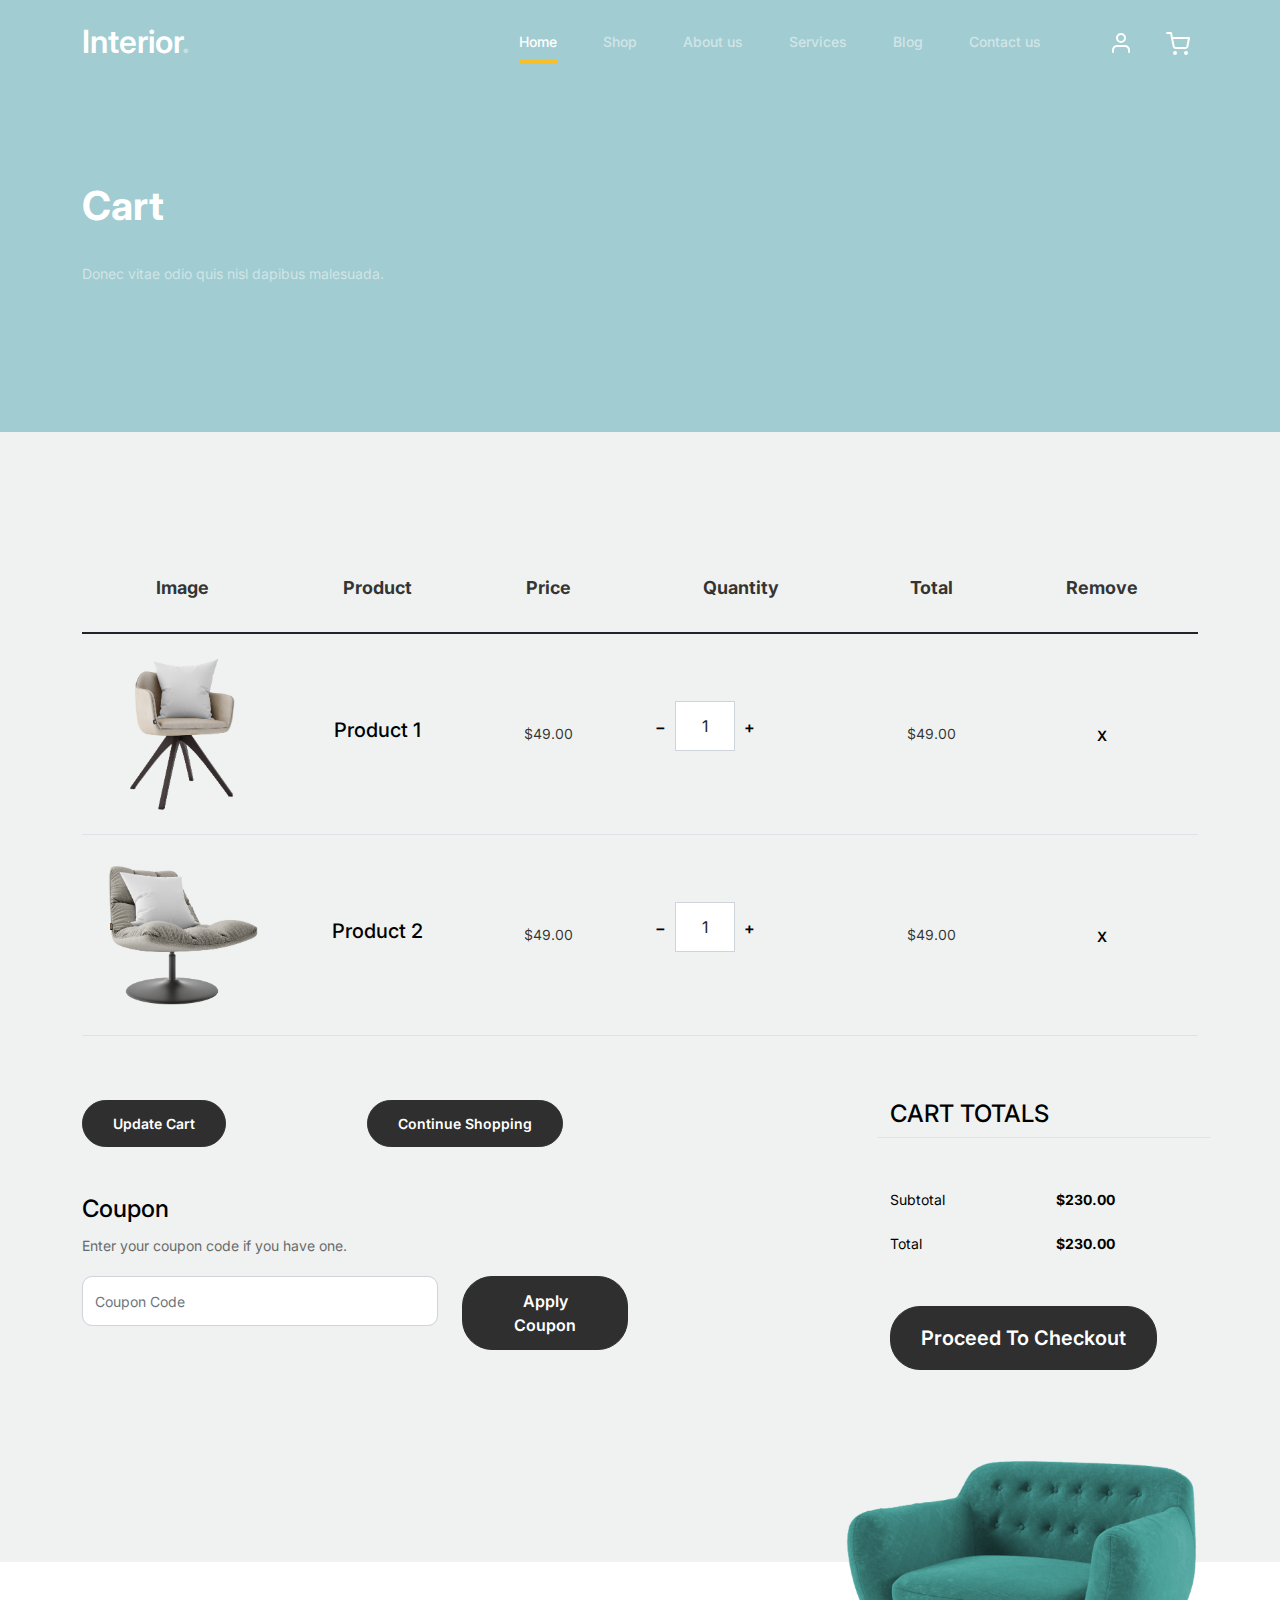
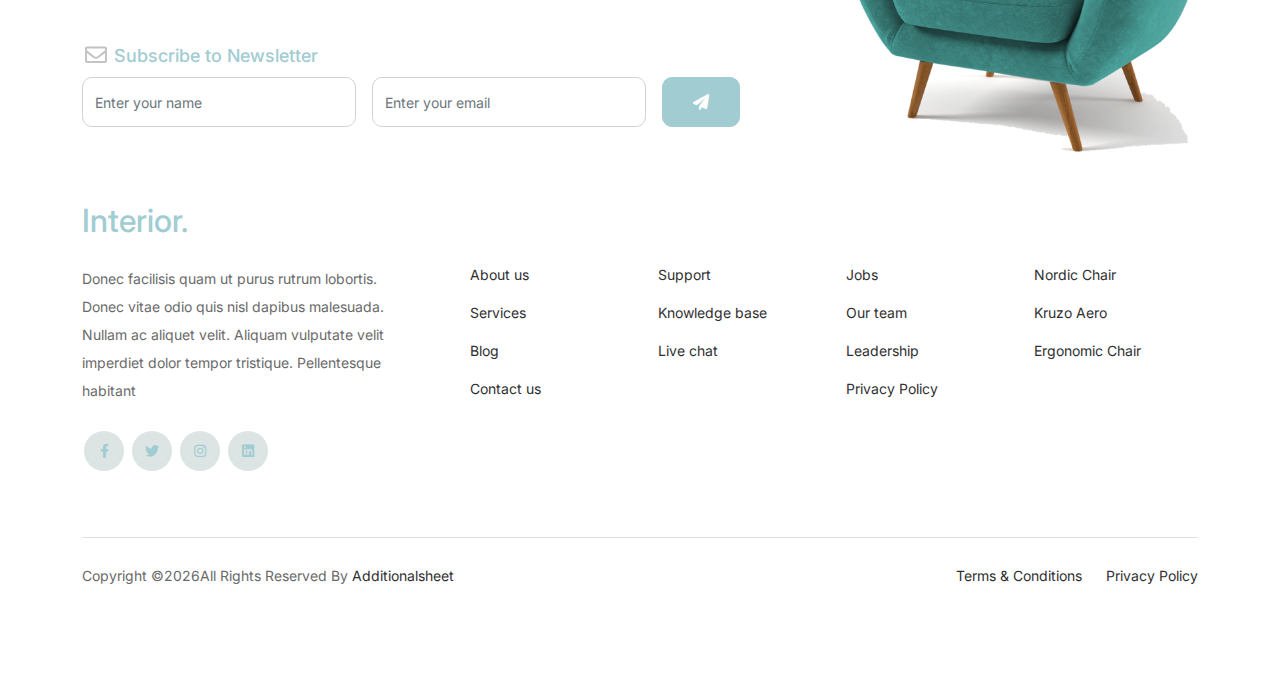
<file: cart.html>
<!doctype html>
<html lang="en">
	<head>
		<meta charset="utf-8">
		<meta name="viewport" content="width=device-width, initial-scale=1, shrink-to-fit=no">
		<meta name="author" content="Untree.co">
		<link rel="shortcut icon" href="favicon.png">
	  
		<meta name="description" content="" />
		<meta name="keywords" content="bootstrap, bootstrap4" />
	  
			  <!-- Bootstrap CSS -->
			  <link href="css/bootstrap.min.css" rel="stylesheet">
			  <link href="https://cdnjs.cloudflare.com/ajax/libs/font-awesome/6.0.0-beta3/css/all.min.css" rel="stylesheet">
			  <link href="css/tiny-slider.css" rel="stylesheet">
			  <link href="css/style.css" rel="stylesheet">
			  <title>Interior Free Bootstrap 5 Template</title>
		  </head>

	<body>

		<!-- Start Header/Navigation -->
		<nav class="custom-navbar navbar navbar navbar-expand-md navbar-dark bg-dark" arial-label="Interior navigation bar">

			<div class="container">
				<a class="navbar-brand" href="index.html">Interior<span>.</span></a>

				<button class="navbar-toggler" type="button" data-bs-toggle="collapse" data-bs-target="#navbarsInterior" aria-controls="navbarsInterior" aria-expanded="false" aria-label="Toggle navigation">
					<span class="navbar-toggler-icon"></span>
				</button>

				<div class="collapse navbar-collapse" id="navbarsInterior">
					<ul class="custom-navbar-nav navbar-nav ms-auto mb-2 mb-md-0">
						<li class="nav-item active">
							<a class="nav-link" href="index.html">Home</a>
						</li>
						<li><a class="nav-link" href="shop.html">Shop</a></li>
						<li><a class="nav-link" href="about.html">About us</a></li>
						<li><a class="nav-link" href="services.html">Services</a></li>
						<li><a class="nav-link" href="blog.html">Blog</a></li>
						<li><a class="nav-link" href="contact.html">Contact us</a></li>
					</ul>

					<ul class="custom-navbar-cta navbar-nav mb-2 mb-md-0 ms-5">
						<li><a class="nav-link" href="#"><img src="images/user.svg"></a></li>
						<li><a class="nav-link" href="cart.html"><img src="images/cart.svg"></a></li>
					</ul>
				</div>
			</div>
				
		</nav>
		<!-- End Header/Navigation -->

		<!-- Start Hero Section -->
		<div class="hero">
			<div class="container">
				<div class="row justify-content-between">
					<div class="col-lg-5">
						<div class="intro-excerpt">
							<h1>Cart</h1>
							<p>Donec vitae odio quis nisl dapibus malesuada.</p>
						</div>
					</div>
					<div class="col-lg-7">
						
					</div>
				</div>
			</div>
		</div>
		<!-- End Hero Section -->

		

		<div class="untree_co-section before-footer-section">
            <div class="container">
              <div class="row mb-5">
                <form class="col-md-12" method="post">
                  <div class="site-blocks-table">
                    <table class="table">
                      <thead>
                        <tr>
                          <th class="product-thumbnail">Image</th>
                          <th class="product-name">Product</th>
                          <th class="product-price">Price</th>
                          <th class="product-quantity">Quantity</th>
                          <th class="product-total">Total</th>
                          <th class="product-remove">Remove</th>
                        </tr>
                      </thead>
                      <tbody>
                        <tr>
                          <td class="product-thumbnail">
                            <img src="images/product-1.png" alt="Image" class="img-fluid">
                          </td>
                          <td class="product-name">
                            <h2 class="h5 text-black">Product 1</h2>
                          </td>
                          <td>$49.00</td>
                          <td>
                            <div class="input-group mb-3 d-flex align-items-center quantity-container" style="max-width: 120px;">
                              <div class="input-group-prepend">
                                <button class="btn btn-outline-black decrease" type="button">&minus;</button>
                              </div>
                              <input type="text" class="form-control text-center quantity-amount" value="1" placeholder="" aria-label="Example text with button addon" aria-describedby="button-addon1">
                              <div class="input-group-append">
                                <button class="btn btn-outline-black increase" type="button">&plus;</button>
                              </div>
                            </div>
        
                          </td>
                          <td>$49.00</td>
                          <td><a href="#" class="btn btn-black btn-sm">X</a></td>
                        </tr>
        
                        <tr>
                          <td class="product-thumbnail">
                            <img src="images/product-2.png" alt="Image" class="img-fluid">
                          </td>
                          <td class="product-name">
                            <h2 class="h5 text-black">Product 2</h2>
                          </td>
                          <td>$49.00</td>
                          <td>
                            <div class="input-group mb-3 d-flex align-items-center quantity-container" style="max-width: 120px;">
                              <div class="input-group-prepend">
                                <button class="btn btn-outline-black decrease" type="button">&minus;</button>
                              </div>
                              <input type="text" class="form-control text-center quantity-amount" value="1" placeholder="" aria-label="Example text with button addon" aria-describedby="button-addon1">
                              <div class="input-group-append">
                                <button class="btn btn-outline-black increase" type="button">&plus;</button>
                              </div>
                            </div>
        
                          </td>
                          <td>$49.00</td>
                          <td><a href="#" class="btn btn-black btn-sm">X</a></td>
                        </tr>
                      </tbody>
                    </table>
                  </div>
                </form>
              </div>
        
              <div class="row">
                <div class="col-md-6">
                  <div class="row mb-5">
                    <div class="col-md-6 mb-3 mb-md-0">
                      <button class="btn btn-black btn-sm btn-block">Update Cart</button>
                    </div>
                    <div class="col-md-6">
                      <button class="btn btn-outline-black btn-sm btn-block">Continue Shopping</button>
                    </div>
                  </div>
                  <div class="row">
                    <div class="col-md-12">
                      <label class="text-black h4" for="coupon">Coupon</label>
                      <p>Enter your coupon code if you have one.</p>
                    </div>
                    <div class="col-md-8 mb-3 mb-md-0">
                      <input type="text" class="form-control py-3" id="coupon" placeholder="Coupon Code">
                    </div>
                    <div class="col-md-4">
                      <button class="btn btn-black">Apply Coupon</button>
                    </div>
                  </div>
                </div>
                <div class="col-md-6 pl-5">
                  <div class="row justify-content-end">
                    <div class="col-md-7">
                      <div class="row">
                        <div class="col-md-12 text-right border-bottom mb-5">
                          <h3 class="text-black h4 text-uppercase">Cart Totals</h3>
                        </div>
                      </div>
                      <div class="row mb-3">
                        <div class="col-md-6">
                          <span class="text-black">Subtotal</span>
                        </div>
                        <div class="col-md-6 text-right">
                          <strong class="text-black">$230.00</strong>
                        </div>
                      </div>
                      <div class="row mb-5">
                        <div class="col-md-6">
                          <span class="text-black">Total</span>
                        </div>
                        <div class="col-md-6 text-right">
                          <strong class="text-black">$230.00</strong>
                        </div>
                      </div>
        
                      <div class="row">
                        <div class="col-md-12">
                          <button class="btn btn-black btn-lg py-3 btn-block" onclick="window.location='checkout.html'">Proceed To Checkout</button>
                        </div>
                      </div>
                    </div>
                  </div>
                </div>
              </div>
            </div>
          </div>
		

		<!-- Start Footer Section -->
		<footer class="footer-section">
			<div class="container relative">

				<div class="sofa-img">
					<img src="images/sofa.png" alt="Image" class="img-fluid">
				</div>

				<div class="row">
					<div class="col-lg-8">
						<div class="subscription-form">
							<h3 class="d-flex align-items-center"><span class="me-1"><img src="images/envelope-outline.svg" alt="Image" class="img-fluid"></span><span>Subscribe to Newsletter</span></h3>

							<form action="#" class="row g-3">
								<div class="col-auto">
									<input type="text" class="form-control" placeholder="Enter your name">
								</div>
								<div class="col-auto">
									<input type="email" class="form-control" placeholder="Enter your email">
								</div>
								<div class="col-auto">
									<button class="btn btn-primary">
										<span class="fa fa-paper-plane"></span>
									</button>
								</div>
							</form>

						</div>
					</div>
				</div>

				<div class="row g-5 mb-5">
					<div class="col-lg-4">
						<div class="mb-4 footer-logo-wrap"><a href="#" class="footer-logo">Interior<span>.</span></a></div>
						<p class="mb-4">Donec facilisis quam ut purus rutrum lobortis. Donec vitae odio quis nisl dapibus malesuada. Nullam ac aliquet velit. Aliquam vulputate velit imperdiet dolor tempor tristique. Pellentesque habitant</p>

						<ul class="list-unstyled custom-social">
							<li><a href="#"><span class="fa fa-brands fa-facebook-f"></span></a></li>
							<li><a href="#"><span class="fa fa-brands fa-twitter"></span></a></li>
							<li><a href="#"><span class="fa fa-brands fa-instagram"></span></a></li>
							<li><a href="#"><span class="fa fa-brands fa-linkedin"></span></a></li>
						</ul>
					</div>

					<div class="col-lg-8">
						<div class="row links-wrap">
							<div class="col-6 col-sm-6 col-md-3">
								<ul class="list-unstyled">
									<li><a href="#">About us</a></li>
									<li><a href="#">Services</a></li>
									<li><a href="#">Blog</a></li>
									<li><a href="#">Contact us</a></li>
								</ul>
							</div>

							<div class="col-6 col-sm-6 col-md-3">
								<ul class="list-unstyled">
									<li><a href="#">Support</a></li>
									<li><a href="#">Knowledge base</a></li>
									<li><a href="#">Live chat</a></li>
								</ul>
							</div>

							<div class="col-6 col-sm-6 col-md-3">
								<ul class="list-unstyled">
									<li><a href="#">Jobs</a></li>
									<li><a href="#">Our team</a></li>
									<li><a href="#">Leadership</a></li>
									<li><a href="#">Privacy Policy</a></li>
								</ul>
							</div>

							<div class="col-6 col-sm-6 col-md-3">
								<ul class="list-unstyled">
									<li><a href="#">Nordic Chair</a></li>
									<li><a href="#">Kruzo Aero</a></li>
									<li><a href="#">Ergonomic Chair</a></li>
								</ul>
							</div>
						</div>
					</div>

				</div>

				<div class="border-top copyright">
					<div class="row pt-4">
						<div class="col-lg-6">
							<p class="mb-2 text-center text-lg-start">Copyright &copy;<script>document.write(new Date().getFullYear());</script>All Rights Reserved By <a href="https://additionalsheet.com/">Additionalsheet</a>
            </p>
						</div>

						<div class="col-lg-6 text-center text-lg-end">
							<ul class="list-unstyled d-inline-flex ms-auto">
								<li class="me-4"><a href="#">Terms &amp; Conditions</a></li>
								<li><a href="#">Privacy Policy</a></li>
							</ul>
						</div>

					</div>
				</div>

			</div>
		</footer>
		<!-- End Footer Section -->	


		<script src="js/bootstrap.bundle.min.js"></script>
		<script src="js/tiny-slider.js"></script>
		<script src="js/custom.js"></script>
	</body>

</html>
</file>
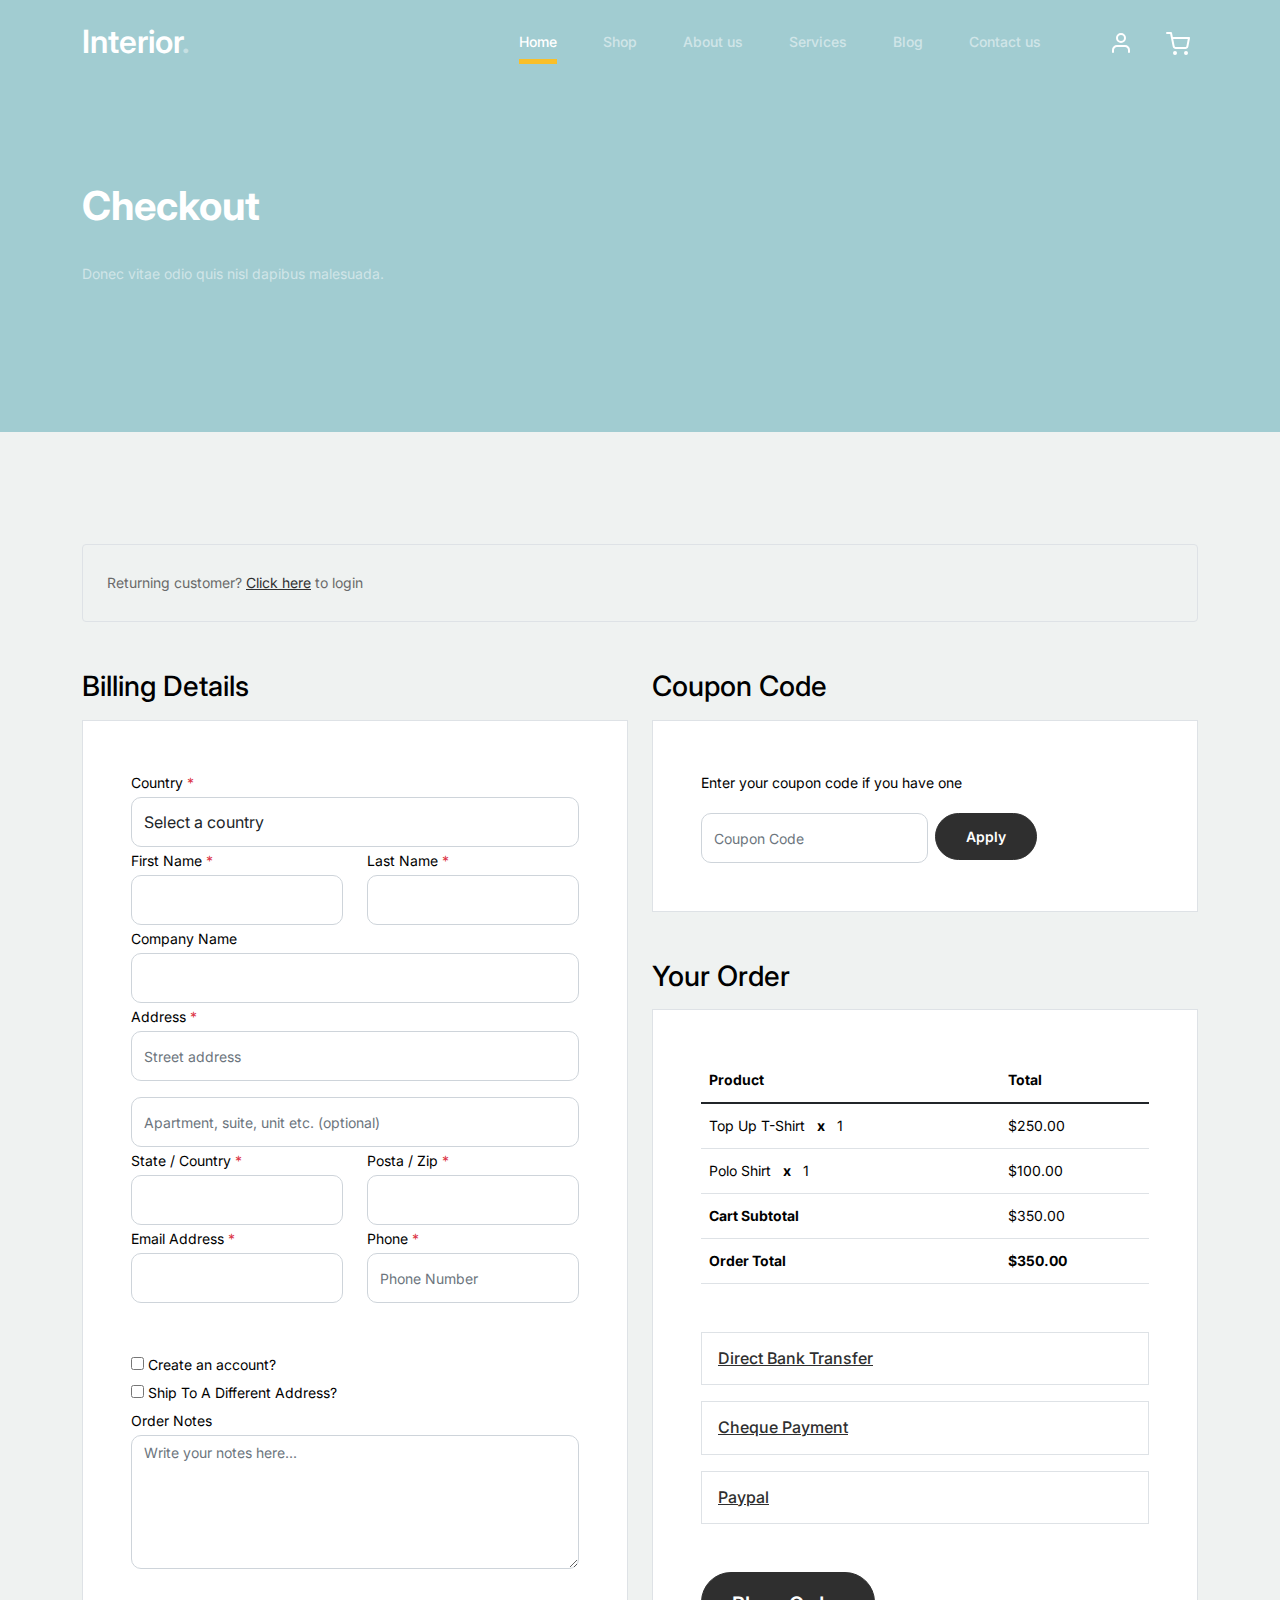
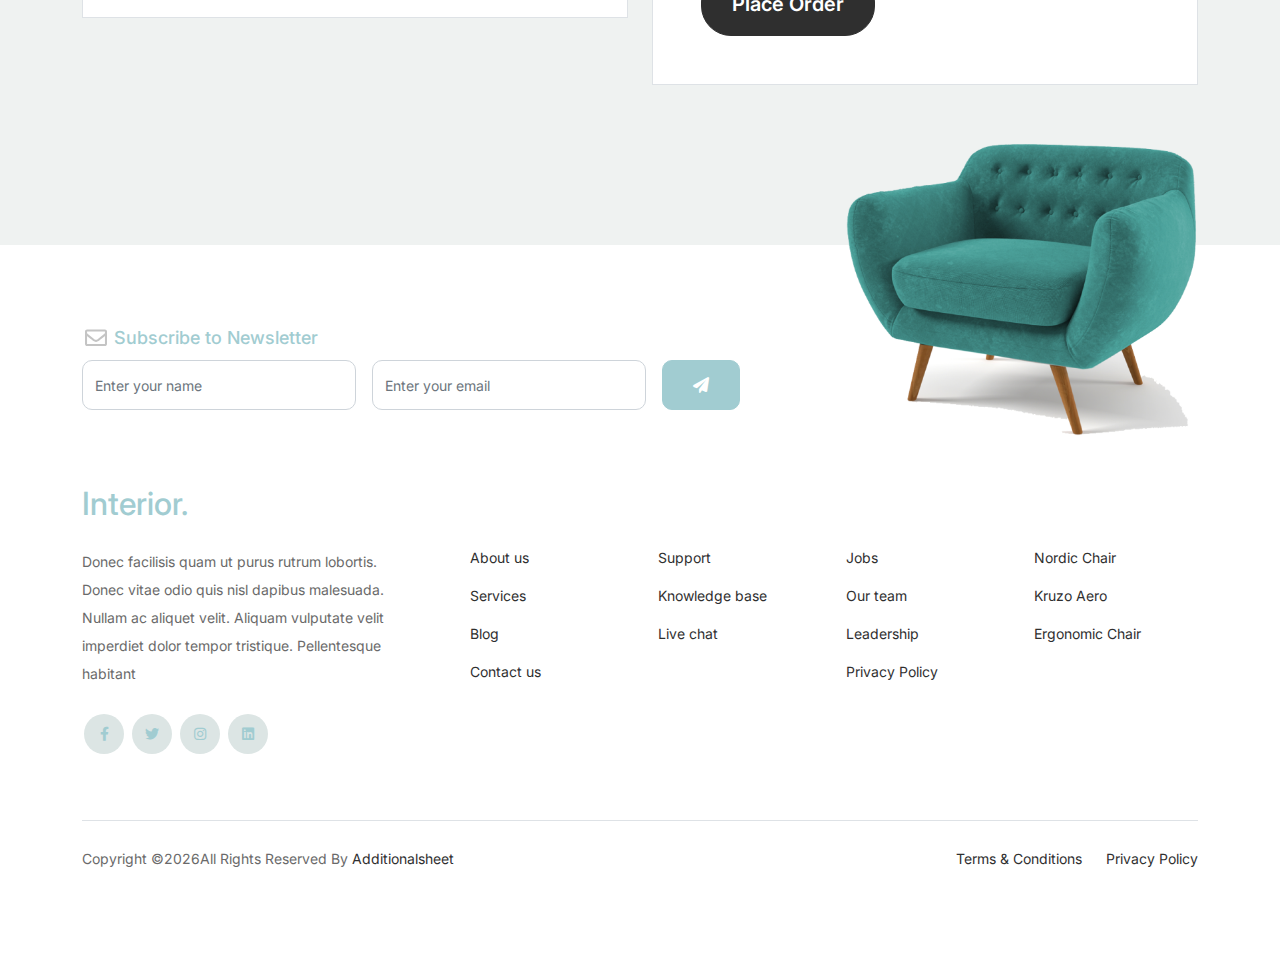
<file: checkout.html>
<!doctype html>
<html lang="en">
	<head>
		<meta charset="utf-8">
		<meta name="viewport" content="width=device-width, initial-scale=1, shrink-to-fit=no">
		<meta name="author" content="Untree.co">
		<link rel="shortcut icon" href="favicon.png">
	  
		<meta name="description" content="" />
		<meta name="keywords" content="bootstrap, bootstrap4" />
	  
			  <!-- Bootstrap CSS -->
			  <link href="css/bootstrap.min.css" rel="stylesheet">
			  <link href="https://cdnjs.cloudflare.com/ajax/libs/font-awesome/6.0.0-beta3/css/all.min.css" rel="stylesheet">
			  <link href="css/tiny-slider.css" rel="stylesheet">
			  <link href="css/style.css" rel="stylesheet">
			  <title>Interior Free Bootstrap 5 Template</title>
		  </head>

	<body>

		<!-- Start Header/Navigation -->
		<nav class="custom-navbar navbar navbar navbar-expand-md navbar-dark bg-dark" arial-label="Interior navigation bar">

			<div class="container">
				<a class="navbar-brand" href="index.html">Interior<span>.</span></a>

				<button class="navbar-toggler" type="button" data-bs-toggle="collapse" data-bs-target="#navbarsInterior" aria-controls="navbarsInterior" aria-expanded="false" aria-label="Toggle navigation">
					<span class="navbar-toggler-icon"></span>
				</button>

				<div class="collapse navbar-collapse" id="navbarsInterior">
					<ul class="custom-navbar-nav navbar-nav ms-auto mb-2 mb-md-0">
						<li class="nav-item active">
							<a class="nav-link" href="index.html">Home</a>
						</li>
						<li><a class="nav-link" href="shop.html">Shop</a></li>
						<li><a class="nav-link" href="about.html">About us</a></li>
						<li><a class="nav-link" href="services.html">Services</a></li>
						<li><a class="nav-link" href="blog.html">Blog</a></li>
						<li><a class="nav-link" href="contact.html">Contact us</a></li>
					</ul>

					<ul class="custom-navbar-cta navbar-nav mb-2 mb-md-0 ms-5">
						<li><a class="nav-link" href="#"><img src="images/user.svg"></a></li>
						<li><a class="nav-link" href="cart.html"><img src="images/cart.svg"></a></li>
					</ul>
				</div>
			</div>
				
		</nav>
		<!-- End Header/Navigation -->

		<!-- Start Hero Section -->
		<div class="hero">
			<div class="container">
				<div class="row justify-content-between">
					<div class="col-lg-5">
						<div class="intro-excerpt">
							<h1>Checkout</h1>
							<p>Donec vitae odio quis nisl dapibus malesuada.</p>
						</div>
					</div>
					<div class="col-lg-7">
						
					</div>
				</div>
			</div>
		</div>
		<!-- End Hero Section -->

		<div class="untree_co-section">
		    <div class="container">
		      <div class="row mb-5">
		        <div class="col-md-12">
		          <div class="border p-4 rounded" role="alert">
		            Returning customer? <a href="#">Click here</a> to login
		          </div>
		        </div>
		      </div>
		      <div class="row">
		        <div class="col-md-6 mb-5 mb-md-0">
		          <h2 class="h3 mb-3 text-black">Billing Details</h2>
		          <div class="p-3 p-lg-5 border bg-white">
		            <div class="form-group">
		              <label for="c_country" class="text-black">Country <span class="text-danger">*</span></label>
		              <select id="c_country" class="form-control">
		                <option value="1">Select a country</option>    
		                <option value="2">bangladesh</option>    
		                <option value="3">Algeria</option>    
		                <option value="4">Afghanistan</option>    
		                <option value="5">Ghana</option>    
		                <option value="6">Albania</option>    
		                <option value="7">Bahrain</option>    
		                <option value="8">Colombia</option>    
		                <option value="9">Dominican Republic</option>    
		              </select>
		            </div>
		            <div class="form-group row">
		              <div class="col-md-6">
		                <label for="c_fname" class="text-black">First Name <span class="text-danger">*</span></label>
		                <input type="text" class="form-control" id="c_fname" name="c_fname">
		              </div>
		              <div class="col-md-6">
		                <label for="c_lname" class="text-black">Last Name <span class="text-danger">*</span></label>
		                <input type="text" class="form-control" id="c_lname" name="c_lname">
		              </div>
		            </div>

		            <div class="form-group row">
		              <div class="col-md-12">
		                <label for="c_companyname" class="text-black">Company Name </label>
		                <input type="text" class="form-control" id="c_companyname" name="c_companyname">
		              </div>
		            </div>

		            <div class="form-group row">
		              <div class="col-md-12">
		                <label for="c_address" class="text-black">Address <span class="text-danger">*</span></label>
		                <input type="text" class="form-control" id="c_address" name="c_address" placeholder="Street address">
		              </div>
		            </div>

		            <div class="form-group mt-3">
		              <input type="text" class="form-control" placeholder="Apartment, suite, unit etc. (optional)">
		            </div>

		            <div class="form-group row">
		              <div class="col-md-6">
		                <label for="c_state_country" class="text-black">State / Country <span class="text-danger">*</span></label>
		                <input type="text" class="form-control" id="c_state_country" name="c_state_country">
		              </div>
		              <div class="col-md-6">
		                <label for="c_postal_zip" class="text-black">Posta / Zip <span class="text-danger">*</span></label>
		                <input type="text" class="form-control" id="c_postal_zip" name="c_postal_zip">
		              </div>
		            </div>

		            <div class="form-group row mb-5">
		              <div class="col-md-6">
		                <label for="c_email_address" class="text-black">Email Address <span class="text-danger">*</span></label>
		                <input type="text" class="form-control" id="c_email_address" name="c_email_address">
		              </div>
		              <div class="col-md-6">
		                <label for="c_phone" class="text-black">Phone <span class="text-danger">*</span></label>
		                <input type="text" class="form-control" id="c_phone" name="c_phone" placeholder="Phone Number">
		              </div>
		            </div>

		            <div class="form-group">
		              <label for="c_create_account" class="text-black" data-bs-toggle="collapse" href="#create_an_account" role="button" aria-expanded="false" aria-controls="create_an_account"><input type="checkbox" value="1" id="c_create_account"> Create an account?</label>
		              <div class="collapse" id="create_an_account">
		                <div class="py-2 mb-4">
		                  <p class="mb-3">Create an account by entering the information below. If you are a returning customer please login at the top of the page.</p>
		                  <div class="form-group">
		                    <label for="c_account_password" class="text-black">Account Password</label>
		                    <input type="email" class="form-control" id="c_account_password" name="c_account_password" placeholder="">
		                  </div>
		                </div>
		              </div>
		            </div>


		            <div class="form-group">
		              <label for="c_ship_different_address" class="text-black" data-bs-toggle="collapse" href="#ship_different_address" role="button" aria-expanded="false" aria-controls="ship_different_address"><input type="checkbox" value="1" id="c_ship_different_address"> Ship To A Different Address?</label>
		              <div class="collapse" id="ship_different_address">
		                <div class="py-2">

		                  <div class="form-group">
		                    <label for="c_diff_country" class="text-black">Country <span class="text-danger">*</span></label>
		                    <select id="c_diff_country" class="form-control">
		                      <option value="1">Select a country</option>    
		                      <option value="2">bangladesh</option>    
		                      <option value="3">Algeria</option>    
		                      <option value="4">Afghanistan</option>    
		                      <option value="5">Ghana</option>    
		                      <option value="6">Albania</option>    
		                      <option value="7">Bahrain</option>    
		                      <option value="8">Colombia</option>    
		                      <option value="9">Dominican Republic</option>    
		                    </select>
		                  </div>


		                  <div class="form-group row">
		                    <div class="col-md-6">
		                      <label for="c_diff_fname" class="text-black">First Name <span class="text-danger">*</span></label>
		                      <input type="text" class="form-control" id="c_diff_fname" name="c_diff_fname">
		                    </div>
		                    <div class="col-md-6">
		                      <label for="c_diff_lname" class="text-black">Last Name <span class="text-danger">*</span></label>
		                      <input type="text" class="form-control" id="c_diff_lname" name="c_diff_lname">
		                    </div>
		                  </div>

		                  <div class="form-group row">
		                    <div class="col-md-12">
		                      <label for="c_diff_companyname" class="text-black">Company Name </label>
		                      <input type="text" class="form-control" id="c_diff_companyname" name="c_diff_companyname">
		                    </div>
		                  </div>

		                  <div class="form-group row  mb-3">
		                    <div class="col-md-12">
		                      <label for="c_diff_address" class="text-black">Address <span class="text-danger">*</span></label>
		                      <input type="text" class="form-control" id="c_diff_address" name="c_diff_address" placeholder="Street address">
		                    </div>
		                  </div>

		                  <div class="form-group">
		                    <input type="text" class="form-control" placeholder="Apartment, suite, unit etc. (optional)">
		                  </div>

		                  <div class="form-group row">
		                    <div class="col-md-6">
		                      <label for="c_diff_state_country" class="text-black">State / Country <span class="text-danger">*</span></label>
		                      <input type="text" class="form-control" id="c_diff_state_country" name="c_diff_state_country">
		                    </div>
		                    <div class="col-md-6">
		                      <label for="c_diff_postal_zip" class="text-black">Posta / Zip <span class="text-danger">*</span></label>
		                      <input type="text" class="form-control" id="c_diff_postal_zip" name="c_diff_postal_zip">
		                    </div>
		                  </div>

		                  <div class="form-group row mb-5">
		                    <div class="col-md-6">
		                      <label for="c_diff_email_address" class="text-black">Email Address <span class="text-danger">*</span></label>
		                      <input type="text" class="form-control" id="c_diff_email_address" name="c_diff_email_address">
		                    </div>
		                    <div class="col-md-6">
		                      <label for="c_diff_phone" class="text-black">Phone <span class="text-danger">*</span></label>
		                      <input type="text" class="form-control" id="c_diff_phone" name="c_diff_phone" placeholder="Phone Number">
		                    </div>
		                  </div>

		                </div>

		              </div>
		            </div>

		            <div class="form-group">
		              <label for="c_order_notes" class="text-black">Order Notes</label>
		              <textarea name="c_order_notes" id="c_order_notes" cols="30" rows="5" class="form-control" placeholder="Write your notes here..."></textarea>
		            </div>

		          </div>
		        </div>
		        <div class="col-md-6">

		          <div class="row mb-5">
		            <div class="col-md-12">
		              <h2 class="h3 mb-3 text-black">Coupon Code</h2>
		              <div class="p-3 p-lg-5 border bg-white">

		                <label for="c_code" class="text-black mb-3">Enter your coupon code if you have one</label>
		                <div class="input-group w-75 couponcode-wrap">
		                  <input type="text" class="form-control me-2" id="c_code" placeholder="Coupon Code" aria-label="Coupon Code" aria-describedby="button-addon2">
		                  <div class="input-group-append">
		                    <button class="btn btn-black btn-sm" type="button" id="button-addon2">Apply</button>
		                  </div>
		                </div>

		              </div>
		            </div>
		          </div>

		          <div class="row mb-5">
		            <div class="col-md-12">
		              <h2 class="h3 mb-3 text-black">Your Order</h2>
		              <div class="p-3 p-lg-5 border bg-white">
		                <table class="table site-block-order-table mb-5">
		                  <thead>
		                    <th>Product</th>
		                    <th>Total</th>
		                  </thead>
		                  <tbody>
		                    <tr>
		                      <td>Top Up T-Shirt <strong class="mx-2">x</strong> 1</td>
		                      <td>$250.00</td>
		                    </tr>
		                    <tr>
		                      <td>Polo Shirt <strong class="mx-2">x</strong>   1</td>
		                      <td>$100.00</td>
		                    </tr>
		                    <tr>
		                      <td class="text-black font-weight-bold"><strong>Cart Subtotal</strong></td>
		                      <td class="text-black">$350.00</td>
		                    </tr>
		                    <tr>
		                      <td class="text-black font-weight-bold"><strong>Order Total</strong></td>
		                      <td class="text-black font-weight-bold"><strong>$350.00</strong></td>
		                    </tr>
		                  </tbody>
		                </table>

		                <div class="border p-3 mb-3">
		                  <h3 class="h6 mb-0"><a class="d-block" data-bs-toggle="collapse" href="#collapsebank" role="button" aria-expanded="false" aria-controls="collapsebank">Direct Bank Transfer</a></h3>

		                  <div class="collapse" id="collapsebank">
		                    <div class="py-2">
		                      <p class="mb-0">Make your payment directly into our bank account. Please use your Order ID as the payment reference. Your order won’t be shipped until the funds have cleared in our account.</p>
		                    </div>
		                  </div>
		                </div>

		                <div class="border p-3 mb-3">
		                  <h3 class="h6 mb-0"><a class="d-block" data-bs-toggle="collapse" href="#collapsecheque" role="button" aria-expanded="false" aria-controls="collapsecheque">Cheque Payment</a></h3>

		                  <div class="collapse" id="collapsecheque">
		                    <div class="py-2">
		                      <p class="mb-0">Make your payment directly into our bank account. Please use your Order ID as the payment reference. Your order won’t be shipped until the funds have cleared in our account.</p>
		                    </div>
		                  </div>
		                </div>

		                <div class="border p-3 mb-5">
		                  <h3 class="h6 mb-0"><a class="d-block" data-bs-toggle="collapse" href="#collapsepaypal" role="button" aria-expanded="false" aria-controls="collapsepaypal">Paypal</a></h3>

		                  <div class="collapse" id="collapsepaypal">
		                    <div class="py-2">
		                      <p class="mb-0">Make your payment directly into our bank account. Please use your Order ID as the payment reference. Your order won’t be shipped until the funds have cleared in our account.</p>
		                    </div>
		                  </div>
		                </div>

		                <div class="form-group">
		                  <button class="btn btn-black btn-lg py-3 btn-block" onclick="window.location='thankyou.html'">Place Order</button>
		                </div>

		              </div>
		            </div>
		          </div>

		        </div>
		      </div>
		      <!-- </form> -->
		    </div>
		  </div>

		<!-- Start Footer Section -->
		<footer class="footer-section">
			<div class="container relative">

				<div class="sofa-img">
					<img src="images/sofa.png" alt="Image" class="img-fluid">
				</div>

				<div class="row">
					<div class="col-lg-8">
						<div class="subscription-form">
							<h3 class="d-flex align-items-center"><span class="me-1"><img src="images/envelope-outline.svg" alt="Image" class="img-fluid"></span><span>Subscribe to Newsletter</span></h3>

							<form action="#" class="row g-3">
								<div class="col-auto">
									<input type="text" class="form-control" placeholder="Enter your name">
								</div>
								<div class="col-auto">
									<input type="email" class="form-control" placeholder="Enter your email">
								</div>
								<div class="col-auto">
									<button class="btn btn-primary">
										<span class="fa fa-paper-plane"></span>
									</button>
								</div>
							</form>

						</div>
					</div>
				</div>

				<div class="row g-5 mb-5">
					<div class="col-lg-4">
						<div class="mb-4 footer-logo-wrap"><a href="#" class="footer-logo">Interior<span>.</span></a></div>
						<p class="mb-4">Donec facilisis quam ut purus rutrum lobortis. Donec vitae odio quis nisl dapibus malesuada. Nullam ac aliquet velit. Aliquam vulputate velit imperdiet dolor tempor tristique. Pellentesque habitant</p>

						<ul class="list-unstyled custom-social">
							<li><a href="#"><span class="fa fa-brands fa-facebook-f"></span></a></li>
							<li><a href="#"><span class="fa fa-brands fa-twitter"></span></a></li>
							<li><a href="#"><span class="fa fa-brands fa-instagram"></span></a></li>
							<li><a href="#"><span class="fa fa-brands fa-linkedin"></span></a></li>
						</ul>
					</div>

					<div class="col-lg-8">
						<div class="row links-wrap">
							<div class="col-6 col-sm-6 col-md-3">
								<ul class="list-unstyled">
									<li><a href="#">About us</a></li>
									<li><a href="#">Services</a></li>
									<li><a href="#">Blog</a></li>
									<li><a href="#">Contact us</a></li>
								</ul>
							</div>

							<div class="col-6 col-sm-6 col-md-3">
								<ul class="list-unstyled">
									<li><a href="#">Support</a></li>
									<li><a href="#">Knowledge base</a></li>
									<li><a href="#">Live chat</a></li>
								</ul>
							</div>

							<div class="col-6 col-sm-6 col-md-3">
								<ul class="list-unstyled">
									<li><a href="#">Jobs</a></li>
									<li><a href="#">Our team</a></li>
									<li><a href="#">Leadership</a></li>
									<li><a href="#">Privacy Policy</a></li>
								</ul>
							</div>

							<div class="col-6 col-sm-6 col-md-3">
								<ul class="list-unstyled">
									<li><a href="#">Nordic Chair</a></li>
									<li><a href="#">Kruzo Aero</a></li>
									<li><a href="#">Ergonomic Chair</a></li>
								</ul>
							</div>
						</div>
					</div>

				</div>

				<div class="border-top copyright">
					<div class="row pt-4">
						<div class="col-lg-6">
							<p class="mb-2 text-center text-lg-start">Copyright &copy;<script>document.write(new Date().getFullYear());</script>All Rights Reserved By <a href="https://additionalsheet.com/">Additionalsheet</a>
            </p>
						</div>

						<div class="col-lg-6 text-center text-lg-end">
							<ul class="list-unstyled d-inline-flex ms-auto">
								<li class="me-4"><a href="#">Terms &amp; Conditions</a></li>
								<li><a href="#">Privacy Policy</a></li>
							</ul>
						</div>

					</div>
				</div>

			</div>
		</footer>
		<!-- End Footer Section -->	


		<script src="js/bootstrap.bundle.min.js"></script>
		<script src="js/tiny-slider.js"></script>
		<script src="js/custom.js"></script>
	</body>

</html>
</file>
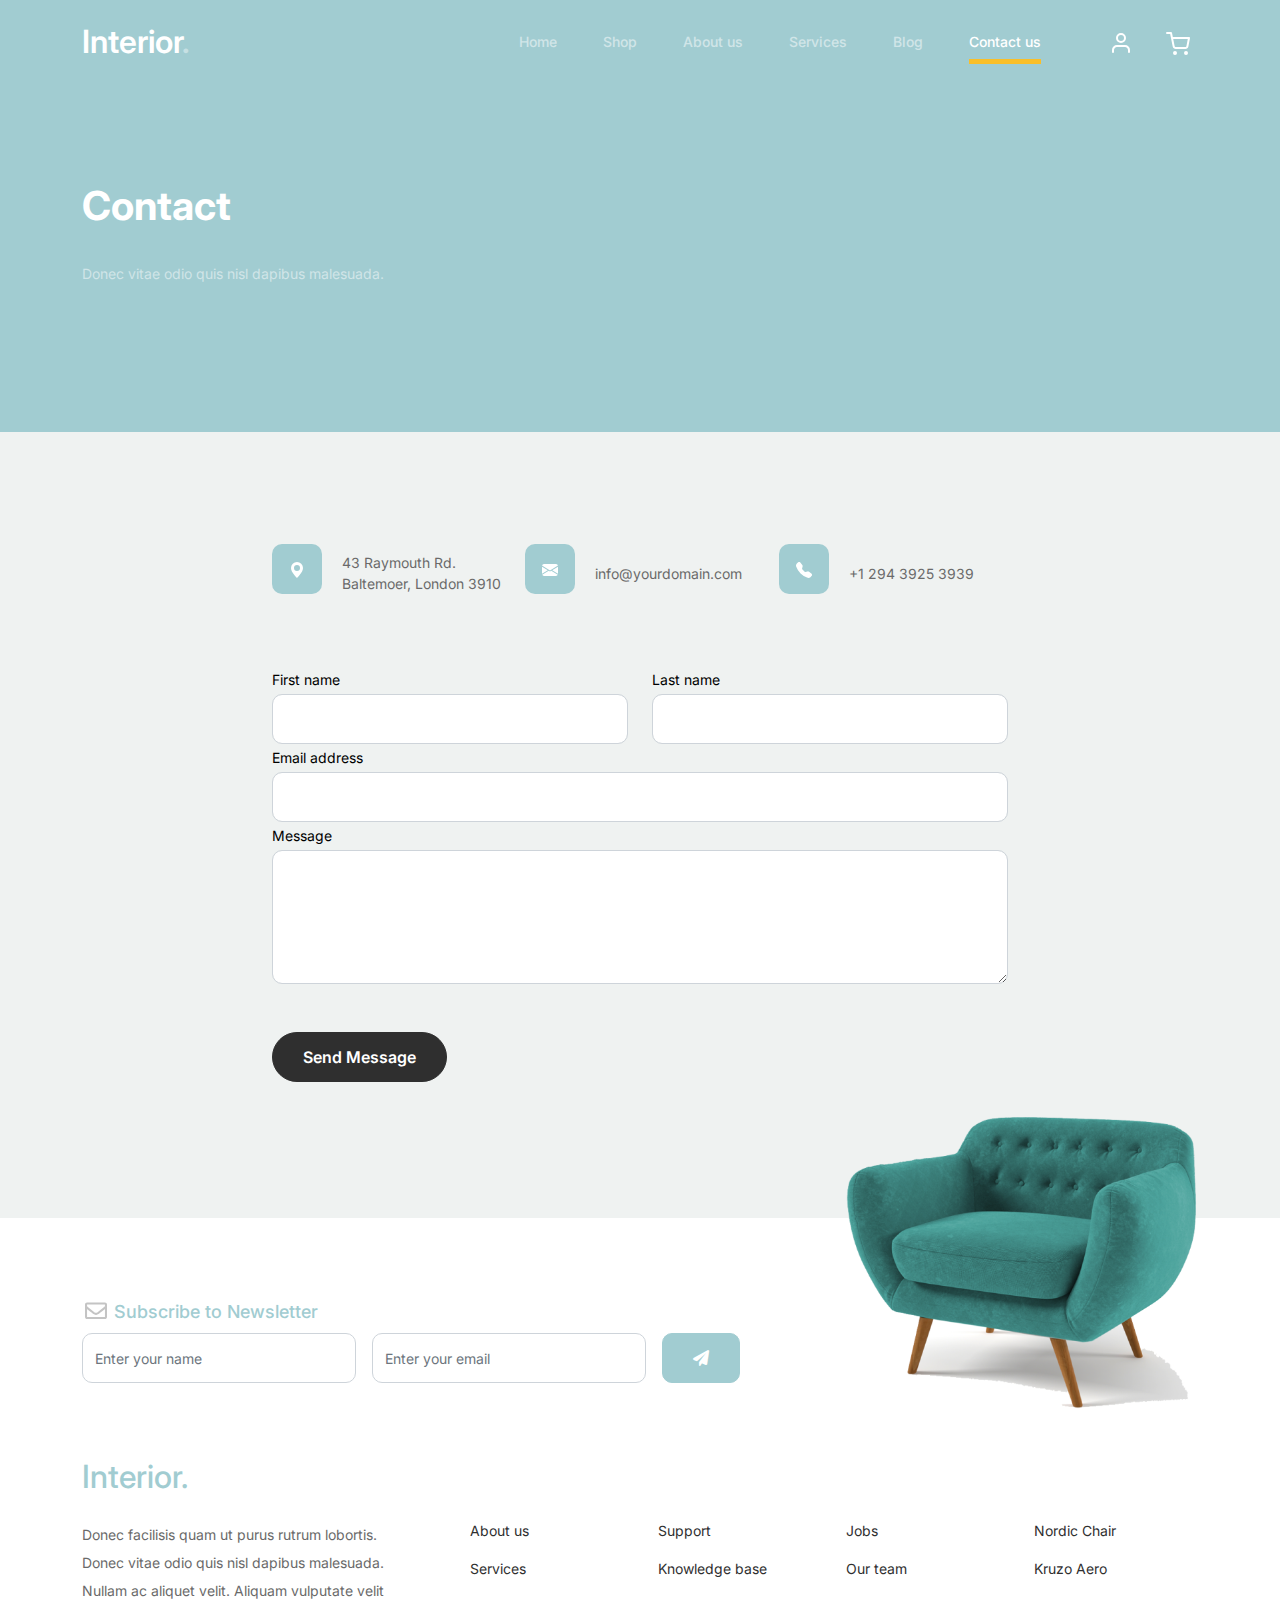
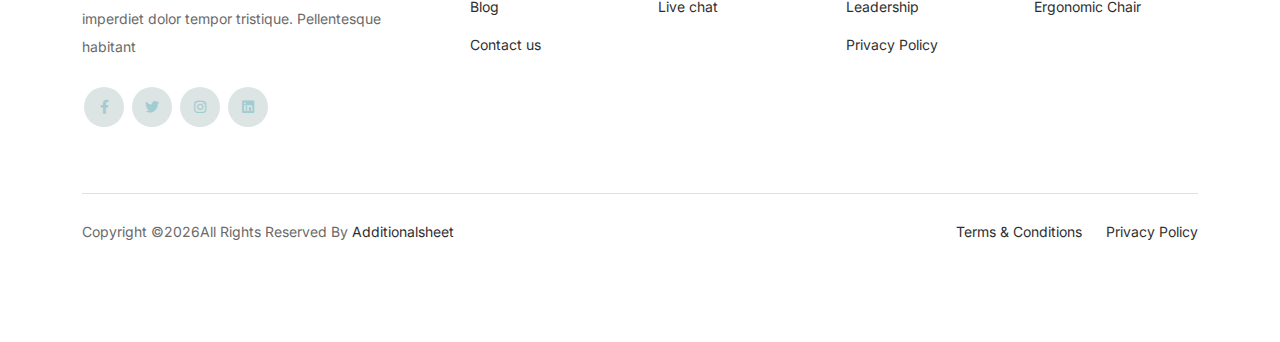
<file: contact.html>
<!doctype html>
<html lang="en">
	<head>
		<meta charset="utf-8">
		<meta name="viewport" content="width=device-width, initial-scale=1, shrink-to-fit=no">
		<meta name="author" content="Untree.co">
		<link rel="shortcut icon" href="favicon.png">
	  
		<meta name="description" content="" />
		<meta name="keywords" content="bootstrap, bootstrap4" />
	  
			  <!-- Bootstrap CSS -->
			  <link href="css/bootstrap.min.css" rel="stylesheet">
			  <link href="https://cdnjs.cloudflare.com/ajax/libs/font-awesome/6.0.0-beta3/css/all.min.css" rel="stylesheet">
			  <link href="css/tiny-slider.css" rel="stylesheet">
			  <link href="css/style.css" rel="stylesheet">
			  <title>Interior Free Bootstrap 5 Template</title>
		  </head>

	<body>

		<!-- Start Header/Navigation -->
		<nav class="custom-navbar navbar navbar navbar-expand-md navbar-dark bg-dark" arial-label="Interior navigation bar">

			<div class="container">
				<a class="navbar-brand" href="index.html">Interior<span>.</span></a>

				<button class="navbar-toggler" type="button" data-bs-toggle="collapse" data-bs-target="#navbarsInterior" aria-controls="navbarsInterior" aria-expanded="false" aria-label="Toggle navigation">
					<span class="navbar-toggler-icon"></span>
				</button>

				<div class="collapse navbar-collapse" id="navbarsInterior">
					<ul class="custom-navbar-nav navbar-nav ms-auto mb-2 mb-md-0">
						<li>
							<a class="nav-link" href="index.html">Home</a>
						</li>
						<li><a class="nav-link" href="shop.html">Shop</a></li>
						<li><a class="nav-link" href="about.html">About us</a></li>
						<li><a class="nav-link" href="services.html">Services</a></li>
						<li><a class="nav-link" href="blog.html">Blog</a></li>
						<li class="nav-item active"><a class="nav-link" href="contact.html">Contact us</a></li>
					</ul>

					<ul class="custom-navbar-cta navbar-nav mb-2 mb-md-0 ms-5">
						<li><a class="nav-link" href="#"><img src="images/user.svg"></a></li>
						<li><a class="nav-link" href="cart.html"><img src="images/cart.svg"></a></li>
					</ul>
				</div>
			</div>
				
		</nav>
		<!-- End Header/Navigation -->

		<!-- Start Hero Section -->
		<div class="hero">
			<div class="container">
				<div class="row justify-content-between">
					<div class="col-lg-5">
						<div class="intro-excerpt">
							<h1>Contact</h1>
							<p>Donec vitae odio quis nisl dapibus malesuada.</p>
						</div>
					</div>
					<div class="col-lg-7">
						
					</div>
				</div>
			</div>
		</div>
		<!-- End Hero Section -->

		
		<!-- Start Contact Form -->
		<div class="untree_co-section">
      <div class="container">

        <div class="block">
          <div class="row justify-content-center">


            <div class="col-md-8 col-lg-8 pb-4">


              <div class="row mb-5">
                <div class="col-lg-4">
                  <div  class="service no-shadow align-items-center link horizontal d-flex active" data-aos="fade-left" data-aos-delay="0">
                    <div class="service-icon color-1 mb-4">
                      <svg xmlns="http://www.w3.org/2000/svg" width="16" height="16" fill="currentColor" class="bi bi-geo-alt-fill" viewBox="0 0 16 16">
                        <path d="M8 16s6-5.686 6-10A6 6 0 0 0 2 6c0 4.314 6 10 6 10zm0-7a3 3 0 1 1 0-6 3 3 0 0 1 0 6z"/>
                      </svg>
                    </div> <!-- /.icon -->
                    <div class="service-contents">
                      <p>43 Raymouth Rd. Baltemoer, London 3910</p>
                    </div> <!-- /.service-contents-->
                  </div> <!-- /.service -->
                </div>

                <div class="col-lg-4">
                  <div  class="service no-shadow align-items-center link horizontal d-flex active" data-aos="fade-left" data-aos-delay="0">
                    <div class="service-icon color-1 mb-4">
                      <svg xmlns="http://www.w3.org/2000/svg" width="16" height="16" fill="currentColor" class="bi bi-envelope-fill" viewBox="0 0 16 16">
                        <path d="M.05 3.555A2 2 0 0 1 2 2h12a2 2 0 0 1 1.95 1.555L8 8.414.05 3.555zM0 4.697v7.104l5.803-3.558L0 4.697zM6.761 8.83l-6.57 4.027A2 2 0 0 0 2 14h12a2 2 0 0 0 1.808-1.144l-6.57-4.027L8 9.586l-1.239-.757zm3.436-.586L16 11.801V4.697l-5.803 3.546z"/>
                      </svg>
                    </div> <!-- /.icon -->
                    <div class="service-contents">
                      <p>info@yourdomain.com</p>
                    </div> <!-- /.service-contents-->
                  </div> <!-- /.service -->
                </div>

                <div class="col-lg-4">
                  <div  class="service no-shadow align-items-center link horizontal d-flex active" data-aos="fade-left" data-aos-delay="0">
                    <div class="service-icon color-1 mb-4">
                      <svg xmlns="http://www.w3.org/2000/svg" width="16" height="16" fill="currentColor" class="bi bi-telephone-fill" viewBox="0 0 16 16">
                        <path fill-rule="evenodd" d="M1.885.511a1.745 1.745 0 0 1 2.61.163L6.29 2.98c.329.423.445.974.315 1.494l-.547 2.19a.678.678 0 0 0 .178.643l2.457 2.457a.678.678 0 0 0 .644.178l2.189-.547a1.745 1.745 0 0 1 1.494.315l2.306 1.794c.829.645.905 1.87.163 2.611l-1.034 1.034c-.74.74-1.846 1.065-2.877.702a18.634 18.634 0 0 1-7.01-4.42 18.634 18.634 0 0 1-4.42-7.009c-.362-1.03-.037-2.137.703-2.877L1.885.511z"/>
                      </svg>
                    </div> <!-- /.icon -->
                    <div class="service-contents">
                      <p>+1 294 3925 3939</p>
                    </div> <!-- /.service-contents-->
                  </div> <!-- /.service -->
                </div>
              </div>

              <form>
                <div class="row">
                  <div class="col-6">
                    <div class="form-group">
                      <label class="text-black" for="fname">First name</label>
                      <input type="text" class="form-control" id="fname">
                    </div>
                  </div>
                  <div class="col-6">
                    <div class="form-group">
                      <label class="text-black" for="lname">Last name</label>
                      <input type="text" class="form-control" id="lname">
                    </div>
                  </div>
                </div>
                <div class="form-group">
                  <label class="text-black" for="email">Email address</label>
                  <input type="email" class="form-control" id="email">
                </div>

                <div class="form-group mb-5">
                  <label class="text-black" for="message">Message</label>
                  <textarea name="" class="form-control" id="message" cols="30" rows="5"></textarea>
                </div>

                <button type="submit" class="btn btn-primary-hover-outline">Send Message</button>
              </form>

            </div>

          </div>

        </div>

      </div>


    </div>
  </div>

  <!-- End Contact Form -->

		

		<!-- Start Footer Section -->
		<footer class="footer-section">
			<div class="container relative">

				<div class="sofa-img">
					<img src="images/sofa.png" alt="Image" class="img-fluid">
				</div>

				<div class="row">
					<div class="col-lg-8">
						<div class="subscription-form">
							<h3 class="d-flex align-items-center"><span class="me-1"><img src="images/envelope-outline.svg" alt="Image" class="img-fluid"></span><span>Subscribe to Newsletter</span></h3>

							<form action="#" class="row g-3">
								<div class="col-auto">
									<input type="text" class="form-control" placeholder="Enter your name">
								</div>
								<div class="col-auto">
									<input type="email" class="form-control" placeholder="Enter your email">
								</div>
								<div class="col-auto">
									<button class="btn btn-primary">
										<span class="fa fa-paper-plane"></span>
									</button>
								</div>
							</form>

						</div>
					</div>
				</div>

				<div class="row g-5 mb-5">
					<div class="col-lg-4">
						<div class="mb-4 footer-logo-wrap"><a href="#" class="footer-logo">Interior<span>.</span></a></div>
						<p class="mb-4">Donec facilisis quam ut purus rutrum lobortis. Donec vitae odio quis nisl dapibus malesuada. Nullam ac aliquet velit. Aliquam vulputate velit imperdiet dolor tempor tristique. Pellentesque habitant</p>

						<ul class="list-unstyled custom-social">
							<li><a href="#"><span class="fa fa-brands fa-facebook-f"></span></a></li>
							<li><a href="#"><span class="fa fa-brands fa-twitter"></span></a></li>
							<li><a href="#"><span class="fa fa-brands fa-instagram"></span></a></li>
							<li><a href="#"><span class="fa fa-brands fa-linkedin"></span></a></li>
						</ul>
					</div>

					<div class="col-lg-8">
						<div class="row links-wrap">
							<div class="col-6 col-sm-6 col-md-3">
								<ul class="list-unstyled">
									<li><a href="#">About us</a></li>
									<li><a href="#">Services</a></li>
									<li><a href="#">Blog</a></li>
									<li><a href="#">Contact us</a></li>
								</ul>
							</div>

							<div class="col-6 col-sm-6 col-md-3">
								<ul class="list-unstyled">
									<li><a href="#">Support</a></li>
									<li><a href="#">Knowledge base</a></li>
									<li><a href="#">Live chat</a></li>
								</ul>
							</div>

							<div class="col-6 col-sm-6 col-md-3">
								<ul class="list-unstyled">
									<li><a href="#">Jobs</a></li>
									<li><a href="#">Our team</a></li>
									<li><a href="#">Leadership</a></li>
									<li><a href="#">Privacy Policy</a></li>
								</ul>
							</div>

							<div class="col-6 col-sm-6 col-md-3">
								<ul class="list-unstyled">
									<li><a href="#">Nordic Chair</a></li>
									<li><a href="#">Kruzo Aero</a></li>
									<li><a href="#">Ergonomic Chair</a></li>
								</ul>
							</div>
						</div>
					</div>

				</div>

				<div class="border-top copyright">
					<div class="row pt-4">
						<div class="col-lg-6">
							<p class="mb-2 text-center text-lg-start">Copyright &copy;<script>document.write(new Date().getFullYear());</script>All Rights Reserved By <a href="https://additionalsheet.com/">Additionalsheet</a>
            </p>
						</div>

						<div class="col-lg-6 text-center text-lg-end">
							<ul class="list-unstyled d-inline-flex ms-auto">
								<li class="me-4"><a href="#">Terms &amp; Conditions</a></li>
								<li><a href="#">Privacy Policy</a></li>
							</ul>
						</div>

					</div>
				</div>

			</div>
		</footer>
		<!-- End Footer Section -->	


		<script src="js/bootstrap.bundle.min.js"></script>
		<script src="js/tiny-slider.js"></script>
		<script src="js/custom.js"></script>
	</body>

</html>
</file>
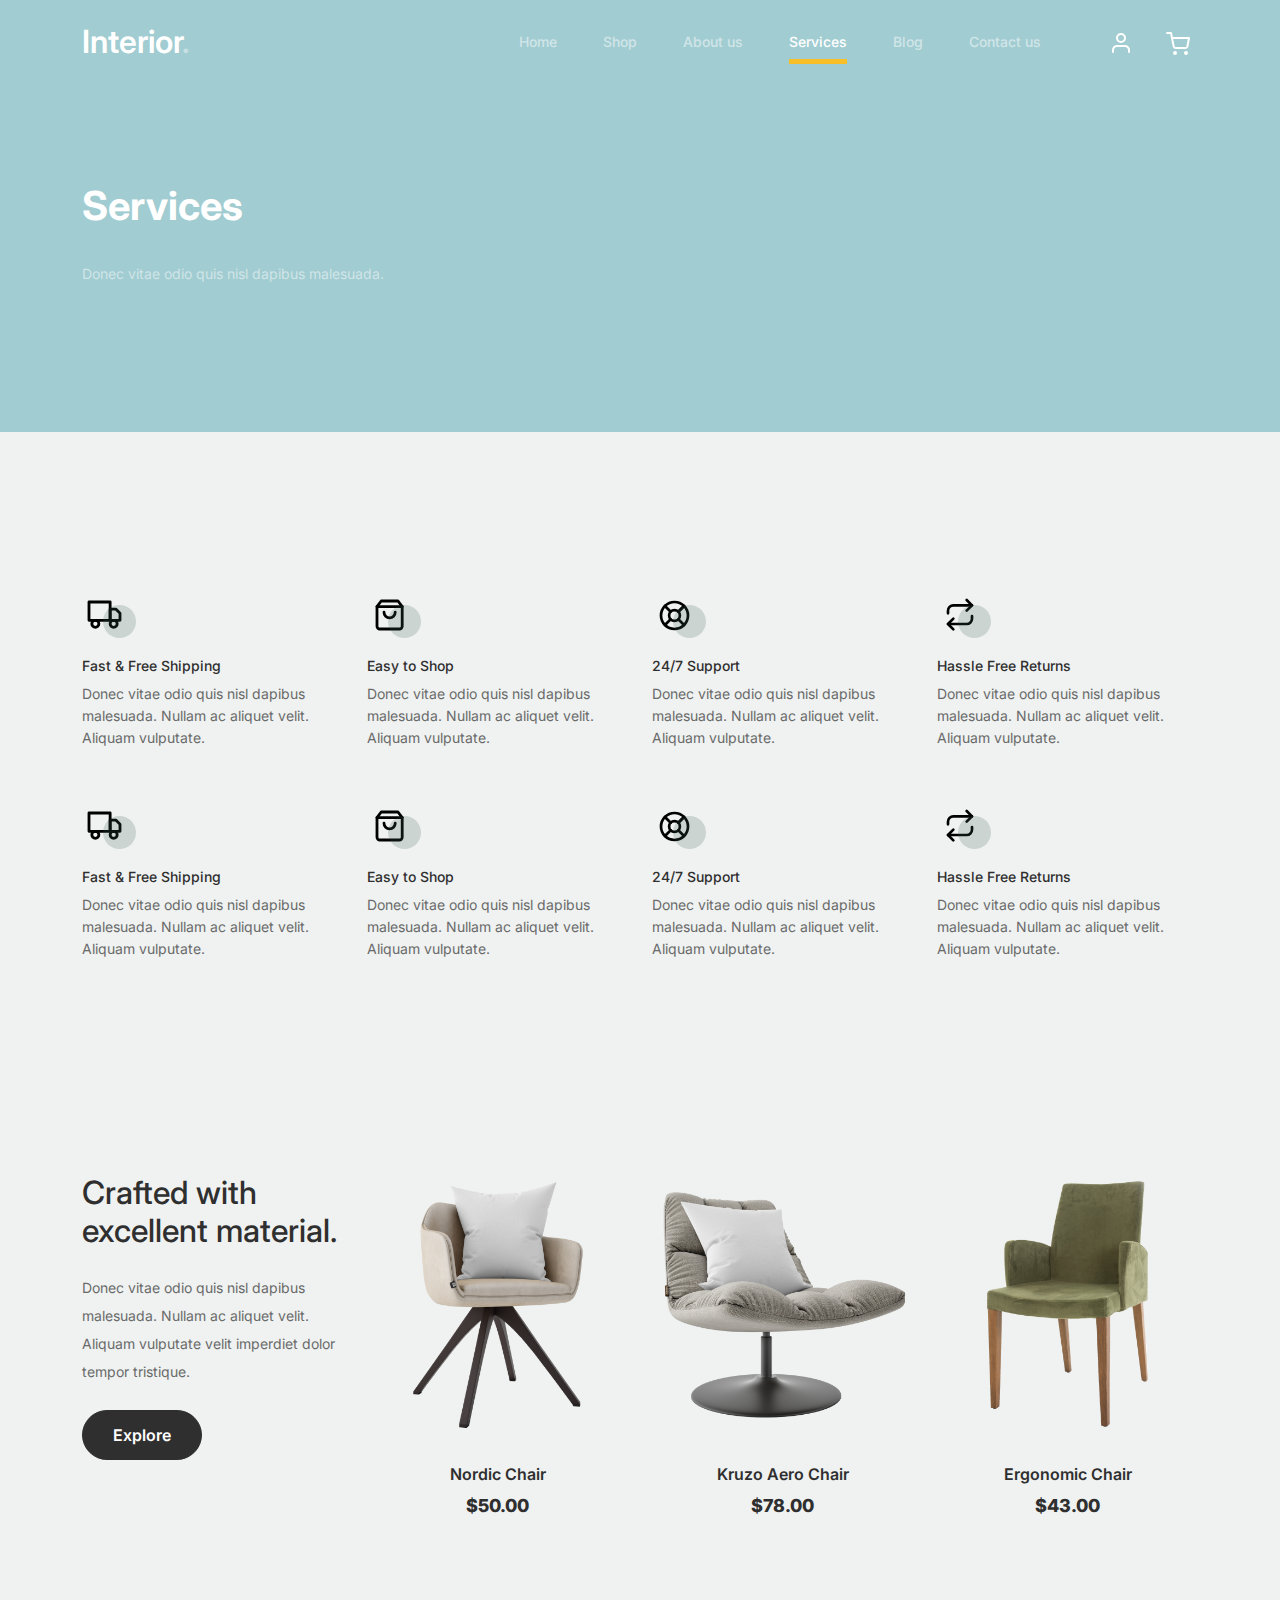
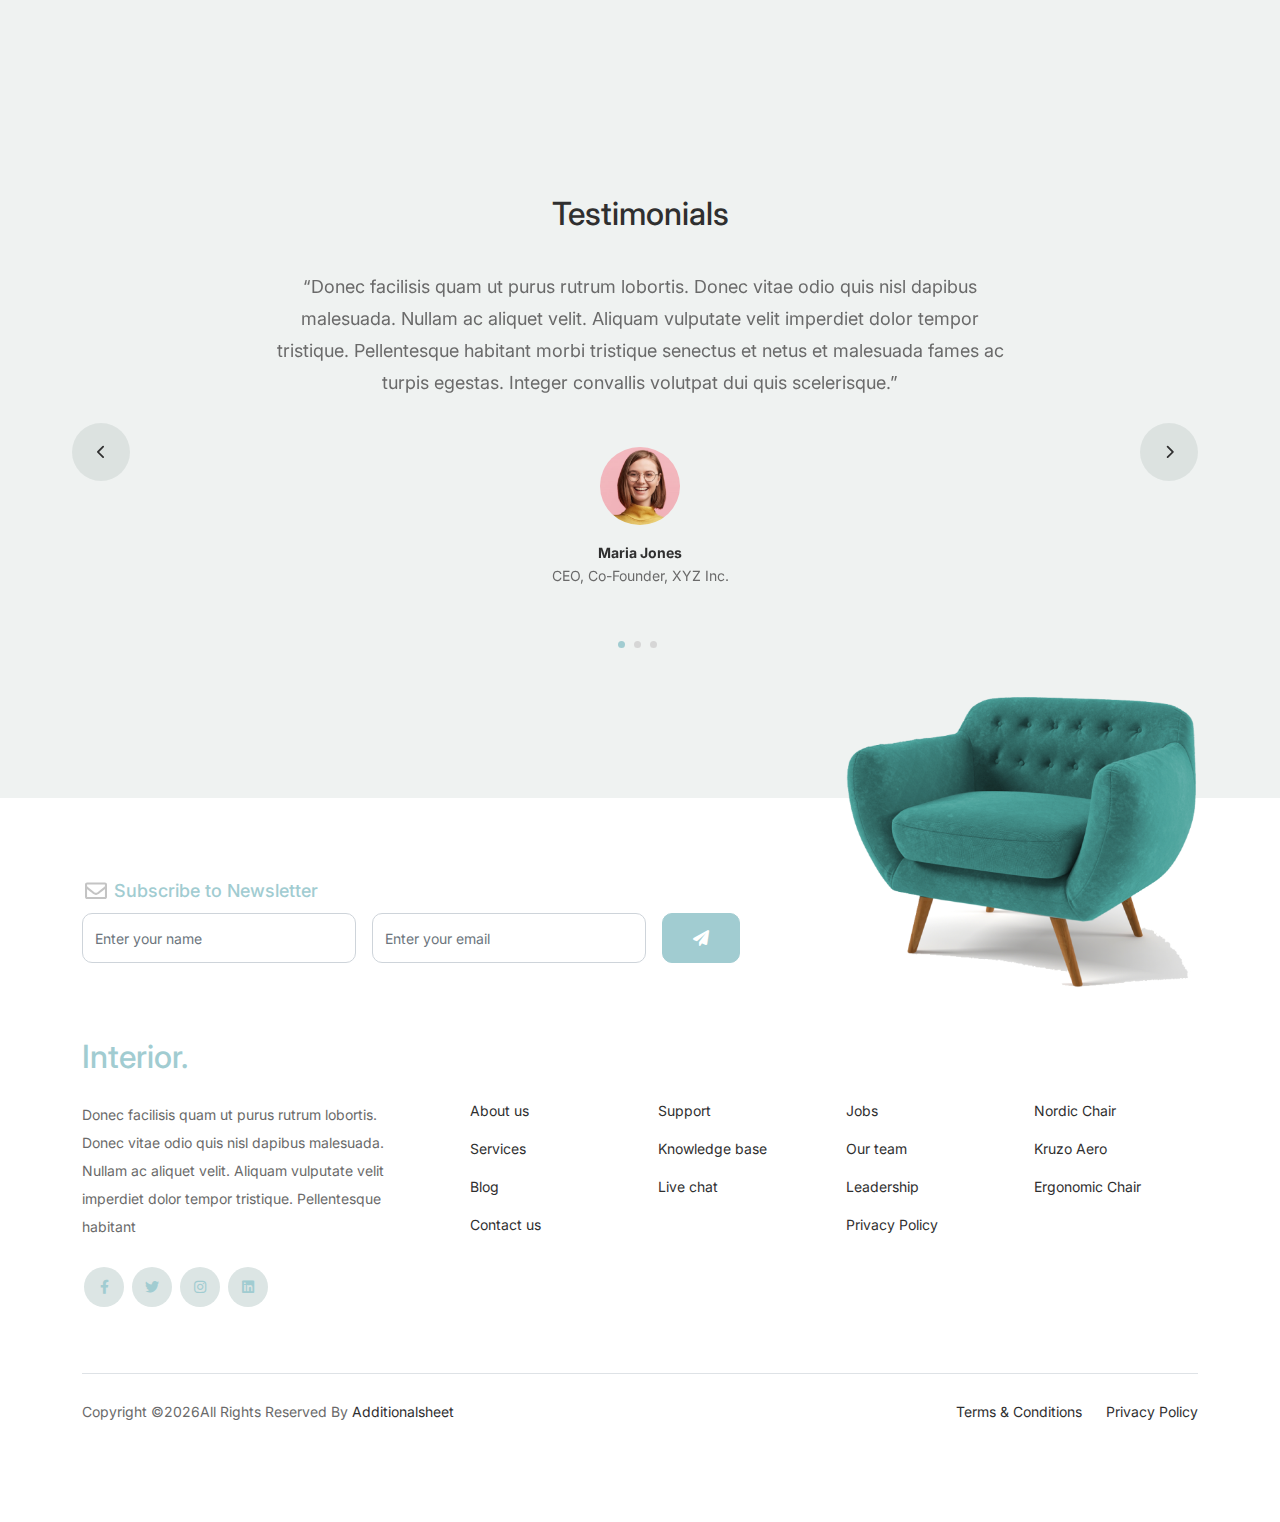
<file: services.html>
<!doctype html>
<html lang="en">
	<head>
		<meta charset="utf-8">
		<meta name="viewport" content="width=device-width, initial-scale=1, shrink-to-fit=no">
		<meta name="author" content="Untree.co">
		<link rel="shortcut icon" href="favicon.png">
	  
		<meta name="description" content="" />
		<meta name="keywords" content="bootstrap, bootstrap4" />
	  
			  <!-- Bootstrap CSS -->
			  <link href="css/bootstrap.min.css" rel="stylesheet">
			  <link href="https://cdnjs.cloudflare.com/ajax/libs/font-awesome/6.0.0-beta3/css/all.min.css" rel="stylesheet">
			  <link href="css/tiny-slider.css" rel="stylesheet">
			  <link href="css/style.css" rel="stylesheet">
			  <title>Interior Free Bootstrap 5 Template</title>
		  </head>

	<body>

		<!-- Start Header/Navigation -->
		<nav class="custom-navbar navbar navbar navbar-expand-md navbar-dark bg-dark" arial-label="Interior navigation bar">

			<div class="container">
				<a class="navbar-brand" href="index.html">Interior<span>.</span></a>

				<button class="navbar-toggler" type="button" data-bs-toggle="collapse" data-bs-target="#navbarsInterior" aria-controls="navbarsInterior" aria-expanded="false" aria-label="Toggle navigation">
					<span class="navbar-toggler-icon"></span>
				</button>

				<div class="collapse navbar-collapse" id="navbarsInterior">
					<ul class="custom-navbar-nav navbar-nav ms-auto mb-2 mb-md-0">
						<li >
							<a class="nav-link" href="index.html">Home</a>
						</li>
						<li><a class="nav-link" href="shop.html">Shop</a></li>
						<li><a class="nav-link" href="about.html">About us</a></li>
						<li class="nav-item active"><a class="nav-link" href="services.html">Services</a></li>
						<li><a class="nav-link" href="blog.html">Blog</a></li>
						<li><a class="nav-link" href="contact.html">Contact us</a></li>
					</ul>

					<ul class="custom-navbar-cta navbar-nav mb-2 mb-md-0 ms-5">
						<li><a class="nav-link" href="#"><img src="images/user.svg"></a></li>
						<li><a class="nav-link" href="cart.html"><img src="images/cart.svg"></a></li>
					</ul>
				</div>
			</div>
				
		</nav>
		<!-- End Header/Navigation -->

		<!-- Start Hero Section -->
		<div class="hero">
			<div class="container">
				<div class="row justify-content-between">
					<div class="col-lg-5">
						<div class="intro-excerpt">
							<h1>Services</h1>
							<p>Donec vitae odio quis nisl dapibus malesuada.</p>
						</div>
					</div>
					<div class="col-lg-7">
						
					</div>
				</div>
			</div>
		</div>
		<!-- End Hero Section -->

		

		<!-- Start Why Choose Us Section -->
		<div class="why-choose-section">
			<div class="container">
				
				
				<div class="row my-5">
					<div class="col-6 col-md-6 col-lg-3 mb-4">
						<div class="feature">
							<div class="icon">
								<img src="images/truck.svg" alt="Image" class="imf-fluid">
							</div>
							<h3>Fast &amp; Free Shipping</h3>
							<p>Donec vitae odio quis nisl dapibus malesuada. Nullam ac aliquet velit. Aliquam vulputate.</p>
						</div>
					</div>

					<div class="col-6 col-md-6 col-lg-3 mb-4">
						<div class="feature">
							<div class="icon">
								<img src="images/bag.svg" alt="Image" class="imf-fluid">
							</div>
							<h3>Easy to Shop</h3>
							<p>Donec vitae odio quis nisl dapibus malesuada. Nullam ac aliquet velit. Aliquam vulputate.</p>
						</div>
					</div>

					<div class="col-6 col-md-6 col-lg-3 mb-4">
						<div class="feature">
							<div class="icon">
								<img src="images/support.svg" alt="Image" class="imf-fluid">
							</div>
							<h3>24/7 Support</h3>
							<p>Donec vitae odio quis nisl dapibus malesuada. Nullam ac aliquet velit. Aliquam vulputate.</p>
						</div>
					</div>

					<div class="col-6 col-md-6 col-lg-3 mb-4">
						<div class="feature">
							<div class="icon">
								<img src="images/return.svg" alt="Image" class="imf-fluid">
							</div>
							<h3>Hassle Free Returns</h3>
							<p>Donec vitae odio quis nisl dapibus malesuada. Nullam ac aliquet velit. Aliquam vulputate.</p>
						</div>
					</div>

					<div class="col-6 col-md-6 col-lg-3 mb-4">
						<div class="feature">
							<div class="icon">
								<img src="images/truck.svg" alt="Image" class="imf-fluid">
							</div>
							<h3>Fast &amp; Free Shipping</h3>
							<p>Donec vitae odio quis nisl dapibus malesuada. Nullam ac aliquet velit. Aliquam vulputate.</p>
						</div>
					</div>

					<div class="col-6 col-md-6 col-lg-3 mb-4">
						<div class="feature">
							<div class="icon">
								<img src="images/bag.svg" alt="Image" class="imf-fluid">
							</div>
							<h3>Easy to Shop</h3>
							<p>Donec vitae odio quis nisl dapibus malesuada. Nullam ac aliquet velit. Aliquam vulputate.</p>
						</div>
					</div>

					<div class="col-6 col-md-6 col-lg-3 mb-4">
						<div class="feature">
							<div class="icon">
								<img src="images/support.svg" alt="Image" class="imf-fluid">
							</div>
							<h3>24/7 Support</h3>
							<p>Donec vitae odio quis nisl dapibus malesuada. Nullam ac aliquet velit. Aliquam vulputate.</p>
						</div>
					</div>

					<div class="col-6 col-md-6 col-lg-3 mb-4">
						<div class="feature">
							<div class="icon">
								<img src="images/return.svg" alt="Image" class="imf-fluid">
							</div>
							<h3>Hassle Free Returns</h3>
							<p>Donec vitae odio quis nisl dapibus malesuada. Nullam ac aliquet velit. Aliquam vulputate.</p>
						</div>
					</div>

				</div>
			
			</div>
		</div>
		<!-- End Why Choose Us Section -->

		<!-- Start Product Section -->
		<div class="product-section pt-0">
			<div class="container">
				<div class="row">

					<!-- Start Column 1 -->
					<div class="col-md-12 col-lg-3 mb-5 mb-lg-0">
						<h2 class="mb-4 section-title">Crafted with excellent material.</h2>
						<p class="mb-4">Donec vitae odio quis nisl dapibus malesuada. Nullam ac aliquet velit. Aliquam vulputate velit imperdiet dolor tempor tristique. </p>
						<p><a href="#" class="btn">Explore</a></p>
					</div> 
					<!-- End Column 1 -->

					<!-- Start Column 2 -->
					<div class="col-12 col-md-4 col-lg-3 mb-5 mb-md-0">
						<a class="product-item" href="#">
							<img src="images/product-1.png" class="img-fluid product-thumbnail">
							<h3 class="product-title">Nordic Chair</h3>
							<strong class="product-price">$50.00</strong>

							<span class="icon-cross">
								<img src="images/cross.svg" class="img-fluid">
							</span>
						</a>
					</div> 
					<!-- End Column 2 -->

					<!-- Start Column 3 -->
					<div class="col-12 col-md-4 col-lg-3 mb-5 mb-md-0">
						<a class="product-item" href="#">
							<img src="images/product-2.png" class="img-fluid product-thumbnail">
							<h3 class="product-title">Kruzo Aero Chair</h3>
							<strong class="product-price">$78.00</strong>

							<span class="icon-cross">
								<img src="images/cross.svg" class="img-fluid">
							</span>
						</a>
					</div>
					<!-- End Column 3 -->

					<!-- Start Column 4 -->
					<div class="col-12 col-md-4 col-lg-3 mb-5 mb-md-0">
						<a class="product-item" href="#">
							<img src="images/product-3.png" class="img-fluid product-thumbnail">
							<h3 class="product-title">Ergonomic Chair</h3>
							<strong class="product-price">$43.00</strong>

							<span class="icon-cross">
								<img src="images/cross.svg" class="img-fluid">
							</span>
						</a>
					</div>
					<!-- End Column 4 -->

				</div>
			</div>
		</div>
		<!-- End Product Section -->

		

		<!-- Start Testimonial Slider -->
		<div class="testimonial-section before-footer-section">
			<div class="container">
				<div class="row">
					<div class="col-lg-7 mx-auto text-center">
						<h2 class="section-title">Testimonials</h2>
					</div>
				</div>

				<div class="row justify-content-center">
					<div class="col-lg-12">
						<div class="testimonial-slider-wrap text-center">

							<div id="testimonial-nav">
								<span class="prev" data-controls="prev"><span class="fa fa-chevron-left"></span></span>
								<span class="next" data-controls="next"><span class="fa fa-chevron-right"></span></span>
							</div>

							<div class="testimonial-slider">
								
								<div class="item">
									<div class="row justify-content-center">
										<div class="col-lg-8 mx-auto">

											<div class="testimonial-block text-center">
												<blockquote class="mb-5">
													<p>&ldquo;Donec facilisis quam ut purus rutrum lobortis. Donec vitae odio quis nisl dapibus malesuada. Nullam ac aliquet velit. Aliquam vulputate velit imperdiet dolor tempor tristique. Pellentesque habitant morbi tristique senectus et netus et malesuada fames ac turpis egestas. Integer convallis volutpat dui quis scelerisque.&rdquo;</p>
												</blockquote>

												<div class="author-info">
													<div class="author-pic">
														<img src="images/person-1.png" alt="Maria Jones" class="img-fluid">
													</div>
													<h3 class="font-weight-bold">Maria Jones</h3>
													<span class="position d-block mb-3">CEO, Co-Founder, XYZ Inc.</span>
												</div>
											</div>

										</div>
									</div>
								</div> 
								<!-- END item -->

								<div class="item">
									<div class="row justify-content-center">
										<div class="col-lg-8 mx-auto">

											<div class="testimonial-block text-center">
												<blockquote class="mb-5">
													<p>&ldquo;Donec facilisis quam ut purus rutrum lobortis. Donec vitae odio quis nisl dapibus malesuada. Nullam ac aliquet velit. Aliquam vulputate velit imperdiet dolor tempor tristique. Pellentesque habitant morbi tristique senectus et netus et malesuada fames ac turpis egestas. Integer convallis volutpat dui quis scelerisque.&rdquo;</p>
												</blockquote>

												<div class="author-info">
													<div class="author-pic">
														<img src="images/person-1.png" alt="Maria Jones" class="img-fluid">
													</div>
													<h3 class="font-weight-bold">Maria Jones</h3>
													<span class="position d-block mb-3">CEO, Co-Founder, XYZ Inc.</span>
												</div>
											</div>

										</div>
									</div>
								</div> 
								<!-- END item -->

								<div class="item">
									<div class="row justify-content-center">
										<div class="col-lg-8 mx-auto">

											<div class="testimonial-block text-center">
												<blockquote class="mb-5">
													<p>&ldquo;Donec facilisis quam ut purus rutrum lobortis. Donec vitae odio quis nisl dapibus malesuada. Nullam ac aliquet velit. Aliquam vulputate velit imperdiet dolor tempor tristique. Pellentesque habitant morbi tristique senectus et netus et malesuada fames ac turpis egestas. Integer convallis volutpat dui quis scelerisque.&rdquo;</p>
												</blockquote>

												<div class="author-info">
													<div class="author-pic">
														<img src="images/person-1.png" alt="Maria Jones" class="img-fluid">
													</div>
													<h3 class="font-weight-bold">Maria Jones</h3>
													<span class="position d-block mb-3">CEO, Co-Founder, XYZ Inc.</span>
												</div>
											</div>

										</div>
									</div>
								</div> 
								<!-- END item -->

							</div>

						</div>
					</div>
				</div>
			</div>
		</div>
		<!-- End Testimonial Slider -->

		

		<!-- Start Footer Section -->
		<footer class="footer-section">
			<div class="container relative">

				<div class="sofa-img">
					<img src="images/sofa.png" alt="Image" class="img-fluid">
				</div>

				<div class="row">
					<div class="col-lg-8">
						<div class="subscription-form">
							<h3 class="d-flex align-items-center"><span class="me-1"><img src="images/envelope-outline.svg" alt="Image" class="img-fluid"></span><span>Subscribe to Newsletter</span></h3>

							<form action="#" class="row g-3">
								<div class="col-auto">
									<input type="text" class="form-control" placeholder="Enter your name">
								</div>
								<div class="col-auto">
									<input type="email" class="form-control" placeholder="Enter your email">
								</div>
								<div class="col-auto">
									<button class="btn btn-primary">
										<span class="fa fa-paper-plane"></span>
									</button>
								</div>
							</form>

						</div>
					</div>
				</div>

				<div class="row g-5 mb-5">
					<div class="col-lg-4">
						<div class="mb-4 footer-logo-wrap"><a href="#" class="footer-logo">Interior<span>.</span></a></div>
						<p class="mb-4">Donec facilisis quam ut purus rutrum lobortis. Donec vitae odio quis nisl dapibus malesuada. Nullam ac aliquet velit. Aliquam vulputate velit imperdiet dolor tempor tristique. Pellentesque habitant</p>

						<ul class="list-unstyled custom-social">
							<li><a href="#"><span class="fa fa-brands fa-facebook-f"></span></a></li>
							<li><a href="#"><span class="fa fa-brands fa-twitter"></span></a></li>
							<li><a href="#"><span class="fa fa-brands fa-instagram"></span></a></li>
							<li><a href="#"><span class="fa fa-brands fa-linkedin"></span></a></li>
						</ul>
					</div>

					<div class="col-lg-8">
						<div class="row links-wrap">
							<div class="col-6 col-sm-6 col-md-3">
								<ul class="list-unstyled">
									<li><a href="#">About us</a></li>
									<li><a href="#">Services</a></li>
									<li><a href="#">Blog</a></li>
									<li><a href="#">Contact us</a></li>
								</ul>
							</div>

							<div class="col-6 col-sm-6 col-md-3">
								<ul class="list-unstyled">
									<li><a href="#">Support</a></li>
									<li><a href="#">Knowledge base</a></li>
									<li><a href="#">Live chat</a></li>
								</ul>
							</div>

							<div class="col-6 col-sm-6 col-md-3">
								<ul class="list-unstyled">
									<li><a href="#">Jobs</a></li>
									<li><a href="#">Our team</a></li>
									<li><a href="#">Leadership</a></li>
									<li><a href="#">Privacy Policy</a></li>
								</ul>
							</div>

							<div class="col-6 col-sm-6 col-md-3">
								<ul class="list-unstyled">
									<li><a href="#">Nordic Chair</a></li>
									<li><a href="#">Kruzo Aero</a></li>
									<li><a href="#">Ergonomic Chair</a></li>
								</ul>
							</div>
						</div>
					</div>

				</div>

				<div class="border-top copyright">
					<div class="row pt-4">
						<div class="col-lg-6">
							<p class="mb-2 text-center text-lg-start">Copyright &copy;<script>document.write(new Date().getFullYear());</script>All Rights Reserved By <a href="https://additionalsheet.com/">Additionalsheet</a>
            </p>
						</div>

						<div class="col-lg-6 text-center text-lg-end">
							<ul class="list-unstyled d-inline-flex ms-auto">
								<li class="me-4"><a href="#">Terms &amp; Conditions</a></li>
								<li><a href="#">Privacy Policy</a></li>
							</ul>
						</div>

					</div>
				</div>

			</div>
		</footer>
		<!-- End Footer Section -->	


		<script src="js/bootstrap.bundle.min.js"></script>
		<script src="js/tiny-slider.js"></script>
		<script src="js/custom.js"></script>
	</body>

</html>
</file>
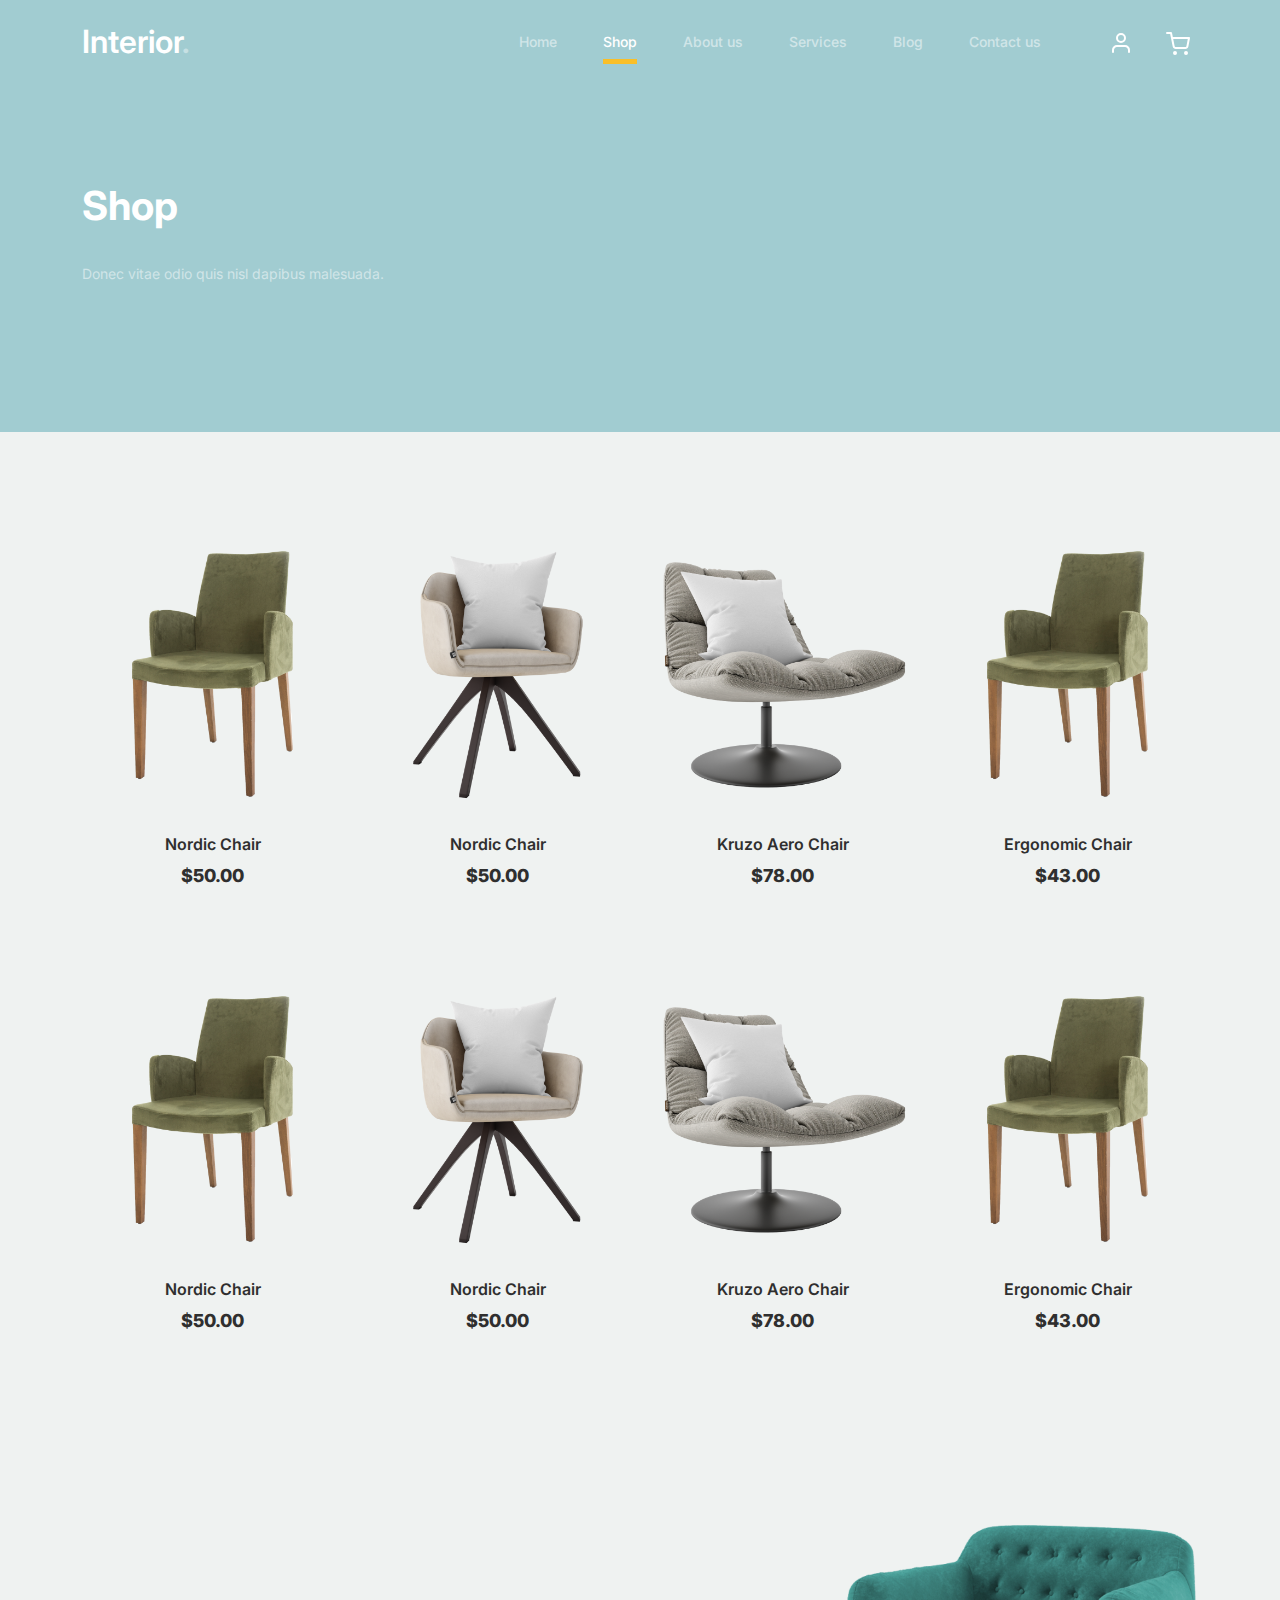
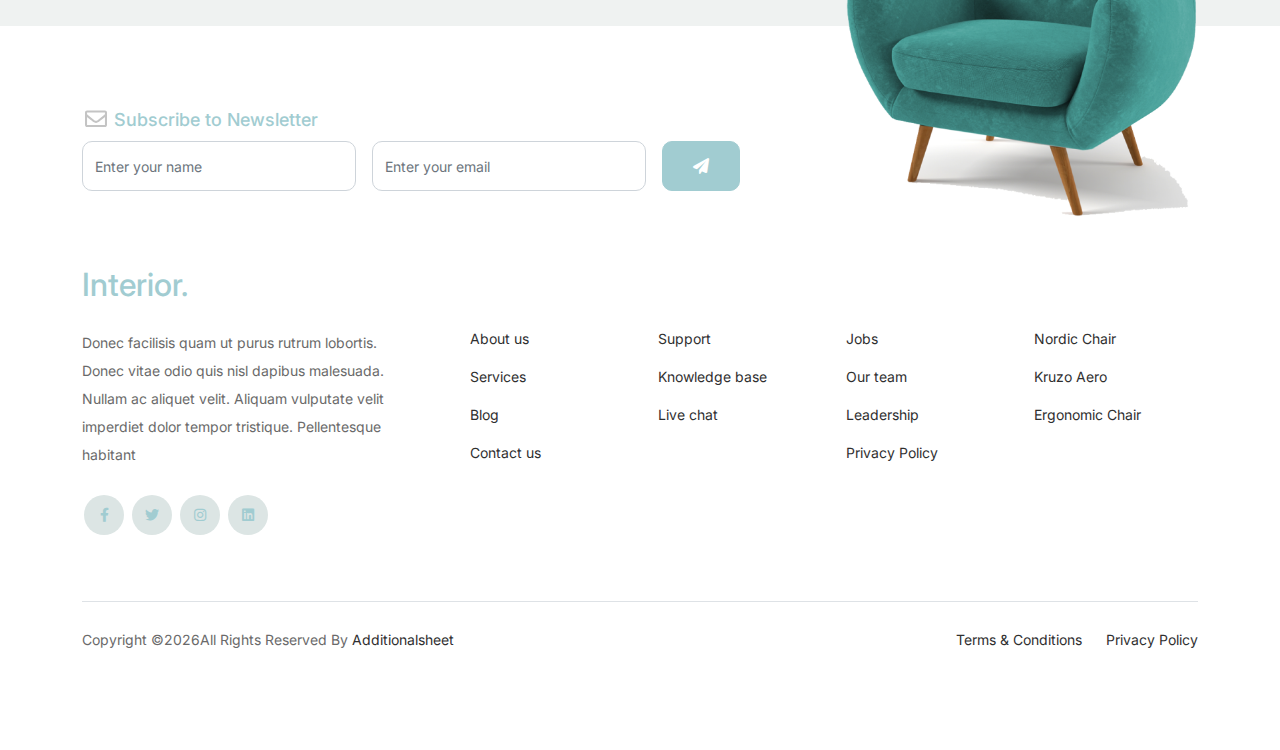
<file: shop.html>
<!doctype html>
<html lang="en">
	<head>
		<meta charset="utf-8">
		<meta name="viewport" content="width=device-width, initial-scale=1, shrink-to-fit=no">
		<meta name="author" content="Untree.co">
		<link rel="shortcut icon" href="favicon.png">
	  
		<meta name="description" content="" />
		<meta name="keywords" content="bootstrap, bootstrap4" />
	  
			  <!-- Bootstrap CSS -->
			  <link href="css/bootstrap.min.css" rel="stylesheet">
			  <link href="https://cdnjs.cloudflare.com/ajax/libs/font-awesome/6.0.0-beta3/css/all.min.css" rel="stylesheet">
			  <link href="css/tiny-slider.css" rel="stylesheet">
			  <link href="css/style.css" rel="stylesheet">
			  <title>Interior Free Bootstrap 5 Template</title>
		  </head>

	<body>

		<!-- Start Header/Navigation -->
		<nav class="custom-navbar navbar navbar navbar-expand-md navbar-dark bg-dark" arial-label="Interior navigation bar">

			<div class="container">
				<a class="navbar-brand" href="index.html">Interior<span>.</span></a>

				<button class="navbar-toggler" type="button" data-bs-toggle="collapse" data-bs-target="#navbarsInterior" aria-controls="navbarsInterior" aria-expanded="false" aria-label="Toggle navigation">
					<span class="navbar-toggler-icon"></span>
				</button>

				<div class="collapse navbar-collapse" id="navbarsInterior">
					<ul class="custom-navbar-nav navbar-nav ms-auto mb-2 mb-md-0">
						<li>
							<a class="nav-link" href="index.html">Home</a>
						</li>
						<li  class="nav-item active"><a class="nav-link" href="shop.html">Shop</a></li>
						<li><a class="nav-link" href="about.html">About us</a></li>
						<li><a class="nav-link" href="services.html">Services</a></li>
						<li><a class="nav-link" href="blog.html">Blog</a></li>
						<li><a class="nav-link" href="contact.html">Contact us</a></li>
					</ul>

					<ul class="custom-navbar-cta navbar-nav mb-2 mb-md-0 ms-5">
						<li><a class="nav-link" href="#"><img src="images/user.svg"></a></li>
						<li><a class="nav-link" href="cart.html"><img src="images/cart.svg"></a></li>
					</ul>
				</div>
			</div>
				
		</nav>
		<!-- End Header/Navigation -->

		<!-- Start Hero Section -->
			<div class="hero">
				<div class="container">
					<div class="row justify-content-between">
						<div class="col-lg-5">
							<div class="intro-excerpt">
								<h1>Shop</h1>
								<p>Donec vitae odio quis nisl dapibus malesuada.</p>
							</div>
						</div>
						<div class="col-lg-7">
							
						</div>
					</div>
				</div>
			</div>
		<!-- End Hero Section -->

		

		<div class="untree_co-section product-section before-footer-section">
		    <div class="container">
		      	<div class="row">

		      		<!-- Start Column 1 -->
					<div class="col-12 col-md-4 col-lg-3 mb-5">
						<a class="product-item" href="#">
							<img src="images/product-3.png" class="img-fluid product-thumbnail">
							<h3 class="product-title">Nordic Chair</h3>
							<strong class="product-price">$50.00</strong>

							<span class="icon-cross">
								<img src="images/cross.svg" class="img-fluid">
							</span>
						</a>
					</div> 
					<!-- End Column 1 -->
						
					<!-- Start Column 2 -->
					<div class="col-12 col-md-4 col-lg-3 mb-5">
						<a class="product-item" href="#">
							<img src="images/product-1.png" class="img-fluid product-thumbnail">
							<h3 class="product-title">Nordic Chair</h3>
							<strong class="product-price">$50.00</strong>

							<span class="icon-cross">
								<img src="images/cross.svg" class="img-fluid">
							</span>
						</a>
					</div> 
					<!-- End Column 2 -->

					<!-- Start Column 3 -->
					<div class="col-12 col-md-4 col-lg-3 mb-5">
						<a class="product-item" href="#">
							<img src="images/product-2.png" class="img-fluid product-thumbnail">
							<h3 class="product-title">Kruzo Aero Chair</h3>
							<strong class="product-price">$78.00</strong>

							<span class="icon-cross">
								<img src="images/cross.svg" class="img-fluid">
							</span>
						</a>
					</div>
					<!-- End Column 3 -->

					<!-- Start Column 4 -->
					<div class="col-12 col-md-4 col-lg-3 mb-5">
						<a class="product-item" href="#">
							<img src="images/product-3.png" class="img-fluid product-thumbnail">
							<h3 class="product-title">Ergonomic Chair</h3>
							<strong class="product-price">$43.00</strong>

							<span class="icon-cross">
								<img src="images/cross.svg" class="img-fluid">
							</span>
						</a>
					</div>
					<!-- End Column 4 -->


					<!-- Start Column 1 -->
					<div class="col-12 col-md-4 col-lg-3 mb-5">
						<a class="product-item" href="#">
							<img src="images/product-3.png" class="img-fluid product-thumbnail">
							<h3 class="product-title">Nordic Chair</h3>
							<strong class="product-price">$50.00</strong>

							<span class="icon-cross">
								<img src="images/cross.svg" class="img-fluid">
							</span>
						</a>
					</div> 
					<!-- End Column 1 -->
						
					<!-- Start Column 2 -->
					<div class="col-12 col-md-4 col-lg-3 mb-5">
						<a class="product-item" href="#">
							<img src="images/product-1.png" class="img-fluid product-thumbnail">
							<h3 class="product-title">Nordic Chair</h3>
							<strong class="product-price">$50.00</strong>

							<span class="icon-cross">
								<img src="images/cross.svg" class="img-fluid">
							</span>
						</a>
					</div> 
					<!-- End Column 2 -->

					<!-- Start Column 3 -->
					<div class="col-12 col-md-4 col-lg-3 mb-5">
						<a class="product-item" href="#">
							<img src="images/product-2.png" class="img-fluid product-thumbnail">
							<h3 class="product-title">Kruzo Aero Chair</h3>
							<strong class="product-price">$78.00</strong>

							<span class="icon-cross">
								<img src="images/cross.svg" class="img-fluid">
							</span>
						</a>
					</div>
					<!-- End Column 3 -->

					<!-- Start Column 4 -->
					<div class="col-12 col-md-4 col-lg-3 mb-5">
						<a class="product-item" href="#">
							<img src="images/product-3.png" class="img-fluid product-thumbnail">
							<h3 class="product-title">Ergonomic Chair</h3>
							<strong class="product-price">$43.00</strong>

							<span class="icon-cross">
								<img src="images/cross.svg" class="img-fluid">
							</span>
						</a>
					</div>
					<!-- End Column 4 -->

		      	</div>
		    </div>
		</div>


		<!-- Start Footer Section -->
		<footer class="footer-section">
			<div class="container relative">

				<div class="sofa-img">
					<img src="images/sofa.png" alt="Image" class="img-fluid">
				</div>

				<div class="row">
					<div class="col-lg-8">
						<div class="subscription-form">
							<h3 class="d-flex align-items-center"><span class="me-1"><img src="images/envelope-outline.svg" alt="Image" class="img-fluid"></span><span>Subscribe to Newsletter</span></h3>

							<form action="#" class="row g-3">
								<div class="col-auto">
									<input type="text" class="form-control" placeholder="Enter your name">
								</div>
								<div class="col-auto">
									<input type="email" class="form-control" placeholder="Enter your email">
								</div>
								<div class="col-auto">
									<button class="btn btn-primary">
										<span class="fa fa-paper-plane"></span>
									</button>
								</div>
							</form>

						</div>
					</div>
				</div>

				<div class="row g-5 mb-5">
					<div class="col-lg-4">
						<div class="mb-4 footer-logo-wrap"><a href="#" class="footer-logo">Interior<span>.</span></a></div>
						<p class="mb-4">Donec facilisis quam ut purus rutrum lobortis. Donec vitae odio quis nisl dapibus malesuada. Nullam ac aliquet velit. Aliquam vulputate velit imperdiet dolor tempor tristique. Pellentesque habitant</p>

						<ul class="list-unstyled custom-social">
							<li><a href="#"><span class="fa fa-brands fa-facebook-f"></span></a></li>
							<li><a href="#"><span class="fa fa-brands fa-twitter"></span></a></li>
							<li><a href="#"><span class="fa fa-brands fa-instagram"></span></a></li>
							<li><a href="#"><span class="fa fa-brands fa-linkedin"></span></a></li>
						</ul>
					</div>

					<div class="col-lg-8">
						<div class="row links-wrap">
							<div class="col-6 col-sm-6 col-md-3">
								<ul class="list-unstyled">
									<li><a href="#">About us</a></li>
									<li><a href="#">Services</a></li>
									<li><a href="#">Blog</a></li>
									<li><a href="#">Contact us</a></li>
								</ul>
							</div>

							<div class="col-6 col-sm-6 col-md-3">
								<ul class="list-unstyled">
									<li><a href="#">Support</a></li>
									<li><a href="#">Knowledge base</a></li>
									<li><a href="#">Live chat</a></li>
								</ul>
							</div>

							<div class="col-6 col-sm-6 col-md-3">
								<ul class="list-unstyled">
									<li><a href="#">Jobs</a></li>
									<li><a href="#">Our team</a></li>
									<li><a href="#">Leadership</a></li>
									<li><a href="#">Privacy Policy</a></li>
								</ul>
							</div>

							<div class="col-6 col-sm-6 col-md-3">
								<ul class="list-unstyled">
									<li><a href="#">Nordic Chair</a></li>
									<li><a href="#">Kruzo Aero</a></li>
									<li><a href="#">Ergonomic Chair</a></li>
								</ul>
							</div>
						</div>
					</div>

				</div>

				<div class="border-top copyright">
					<div class="row pt-4">
						<div class="col-lg-6">
							<p class="mb-2 text-center text-lg-start">Copyright &copy;<script>document.write(new Date().getFullYear());</script>All Rights Reserved By <a href="https://additionalsheet.com/">Additionalsheet</a>
            </p>
						</div>

						<div class="col-lg-6 text-center text-lg-end">
							<ul class="list-unstyled d-inline-flex ms-auto">
								<li class="me-4"><a href="#">Terms &amp; Conditions</a></li>
								<li><a href="#">Privacy Policy</a></li>
							</ul>
						</div>

					</div>
				</div>

			</div>
		</footer>
		<!-- End Footer Section -->	


		<script src="js/bootstrap.bundle.min.js"></script>
		<script src="js/tiny-slider.js"></script>
		<script src="js/custom.js"></script>
	</body>

</html>
</file>
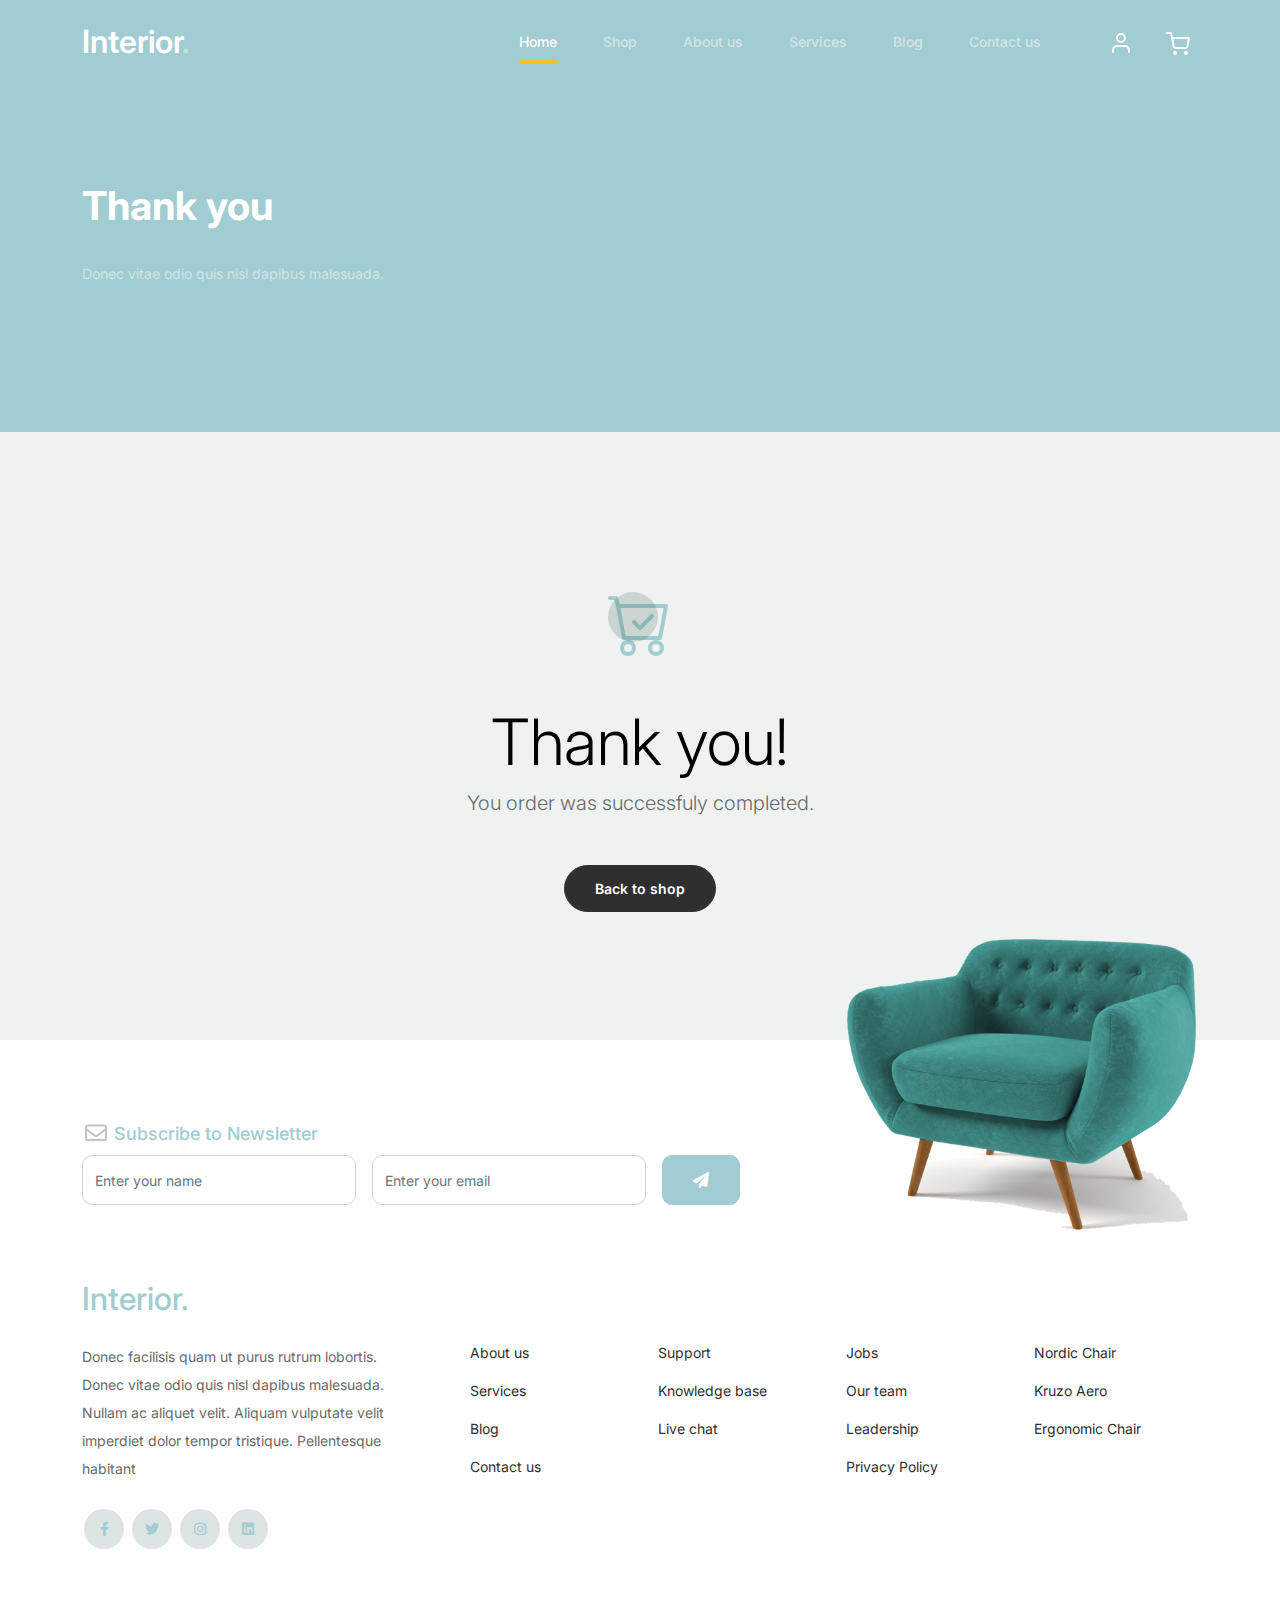
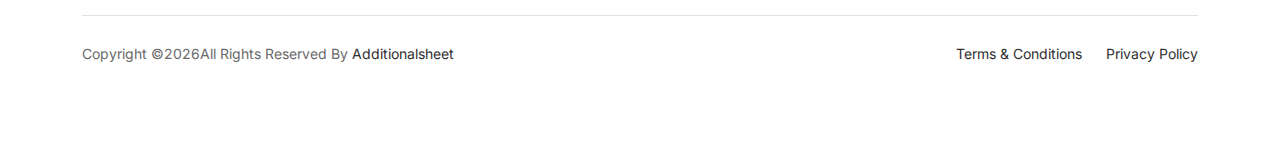
<file: thankyou.html>
<!doctype html>
<html lang="en">
	<head>
		<meta charset="utf-8">
		<meta name="viewport" content="width=device-width, initial-scale=1, shrink-to-fit=no">
		<meta name="author" content="Untree.co">
		<link rel="shortcut icon" href="favicon.png">
	  
		<meta name="description" content="" />
		<meta name="keywords" content="bootstrap, bootstrap4" />
	  
			  <!-- Bootstrap CSS -->
			  <link href="css/bootstrap.min.css" rel="stylesheet">
			  <link href="https://cdnjs.cloudflare.com/ajax/libs/font-awesome/6.0.0-beta3/css/all.min.css" rel="stylesheet">
			  <link href="css/tiny-slider.css" rel="stylesheet">
			  <link href="css/style.css" rel="stylesheet">
			  <title>Interior Free Bootstrap 5 Template</title>
		  </head>

	<body>

		<!-- Start Header/Navigation -->
		<nav class="custom-navbar navbar navbar navbar-expand-md navbar-dark bg-dark" arial-label="Interior navigation bar">

			<div class="container">
				<a class="navbar-brand" href="index.html">Interior<span>.</span></a>

				<button class="navbar-toggler" type="button" data-bs-toggle="collapse" data-bs-target="#navbarsInterior" aria-controls="navbarsInterior" aria-expanded="false" aria-label="Toggle navigation">
					<span class="navbar-toggler-icon"></span>
				</button>

				<div class="collapse navbar-collapse" id="navbarsInterior">
					<ul class="custom-navbar-nav navbar-nav ms-auto mb-2 mb-md-0">
						<li class="nav-item active">
							<a class="nav-link" href="index.html">Home</a>
						</li>
						<li><a class="nav-link" href="shop.html">Shop</a></li>
						<li><a class="nav-link" href="about.html">About us</a></li>
						<li><a class="nav-link" href="services.html">Services</a></li>
						<li><a class="nav-link" href="blog.html">Blog</a></li>
						<li><a class="nav-link" href="contact.html">Contact us</a></li>
					</ul>

					<ul class="custom-navbar-cta navbar-nav mb-2 mb-md-0 ms-5">
						<li><a class="nav-link" href="#"><img src="images/user.svg"></a></li>
						<li><a class="nav-link" href="cart.html"><img src="images/cart.svg"></a></li>
					</ul>
				</div>
			</div>
				
		</nav>
		<!-- End Header/Navigation -->

		<!-- Start Hero Section -->
				<div class="hero">
			<div class="container">
				<div class="row justify-content-between">
					<div class="col-lg-5">
						<div class="intro-excerpt">
							<h1>Thank you</h1>
							<p>Donec vitae odio quis nisl dapibus malesuada.</p>
						</div>
					</div>
					<div class="col-lg-7">
						
					</div>
				</div>
			</div>
		</div>
		<!-- End Hero Section -->

		

		<div class="untree_co-section">
    <div class="container">
      <div class="row">
        <div class="col-md-12 text-center pt-5">
          <span class="display-3 thankyou-icon text-primary">
            <svg width="1em" height="1em" viewBox="0 0 16 16" class="bi bi-cart-check mb-5" fill="currentColor" xmlns="http://www.w3.org/2000/svg">
              <path fill-rule="evenodd" d="M11.354 5.646a.5.5 0 0 1 0 .708l-3 3a.5.5 0 0 1-.708 0l-1.5-1.5a.5.5 0 1 1 .708-.708L8 8.293l2.646-2.647a.5.5 0 0 1 .708 0z"/>
              <path fill-rule="evenodd" d="M0 1.5A.5.5 0 0 1 .5 1H2a.5.5 0 0 1 .485.379L2.89 3H14.5a.5.5 0 0 1 .491.592l-1.5 8A.5.5 0 0 1 13 12H4a.5.5 0 0 1-.491-.408L2.01 3.607 1.61 2H.5a.5.5 0 0 1-.5-.5zM3.102 4l1.313 7h8.17l1.313-7H3.102zM5 12a2 2 0 1 0 0 4 2 2 0 0 0 0-4zm7 0a2 2 0 1 0 0 4 2 2 0 0 0 0-4zm-7 1a1 1 0 1 0 0 2 1 1 0 0 0 0-2zm7 0a1 1 0 1 0 0 2 1 1 0 0 0 0-2z"/>
            </svg>
          </span>
          <h2 class="display-3 text-black">Thank you!</h2>
          <p class="lead mb-5">You order was successfuly completed.</p>
          <p><a href="shop.html" class="btn btn-sm btn-outline-black">Back to shop</a></p>
        </div>
      </div>
    </div>
  </div>

		<!-- Start Footer Section -->
		<footer class="footer-section">
			<div class="container relative">

				<div class="sofa-img">
					<img src="images/sofa.png" alt="Image" class="img-fluid">
				</div>

				<div class="row">
					<div class="col-lg-8">
						<div class="subscription-form">
							<h3 class="d-flex align-items-center"><span class="me-1"><img src="images/envelope-outline.svg" alt="Image" class="img-fluid"></span><span>Subscribe to Newsletter</span></h3>

							<form action="#" class="row g-3">
								<div class="col-auto">
									<input type="text" class="form-control" placeholder="Enter your name">
								</div>
								<div class="col-auto">
									<input type="email" class="form-control" placeholder="Enter your email">
								</div>
								<div class="col-auto">
									<button class="btn btn-primary">
										<span class="fa fa-paper-plane"></span>
									</button>
								</div>
							</form>

						</div>
					</div>
				</div>

				<div class="row g-5 mb-5">
					<div class="col-lg-4">
						<div class="mb-4 footer-logo-wrap"><a href="#" class="footer-logo">Interior<span>.</span></a></div>
						<p class="mb-4">Donec facilisis quam ut purus rutrum lobortis. Donec vitae odio quis nisl dapibus malesuada. Nullam ac aliquet velit. Aliquam vulputate velit imperdiet dolor tempor tristique. Pellentesque habitant</p>

						<ul class="list-unstyled custom-social">
							<li><a href="#"><span class="fa fa-brands fa-facebook-f"></span></a></li>
							<li><a href="#"><span class="fa fa-brands fa-twitter"></span></a></li>
							<li><a href="#"><span class="fa fa-brands fa-instagram"></span></a></li>
							<li><a href="#"><span class="fa fa-brands fa-linkedin"></span></a></li>
						</ul>
					</div>

					<div class="col-lg-8">
						<div class="row links-wrap">
							<div class="col-6 col-sm-6 col-md-3">
								<ul class="list-unstyled">
									<li><a href="#">About us</a></li>
									<li><a href="#">Services</a></li>
									<li><a href="#">Blog</a></li>
									<li><a href="#">Contact us</a></li>
								</ul>
							</div>

							<div class="col-6 col-sm-6 col-md-3">
								<ul class="list-unstyled">
									<li><a href="#">Support</a></li>
									<li><a href="#">Knowledge base</a></li>
									<li><a href="#">Live chat</a></li>
								</ul>
							</div>

							<div class="col-6 col-sm-6 col-md-3">
								<ul class="list-unstyled">
									<li><a href="#">Jobs</a></li>
									<li><a href="#">Our team</a></li>
									<li><a href="#">Leadership</a></li>
									<li><a href="#">Privacy Policy</a></li>
								</ul>
							</div>

							<div class="col-6 col-sm-6 col-md-3">
								<ul class="list-unstyled">
									<li><a href="#">Nordic Chair</a></li>
									<li><a href="#">Kruzo Aero</a></li>
									<li><a href="#">Ergonomic Chair</a></li>
								</ul>
							</div>
						</div>
					</div>

				</div>

				<div class="border-top copyright">
					<div class="row pt-4">
						<div class="col-lg-6">
							<p class="mb-2 text-center text-lg-start">Copyright &copy;<script>document.write(new Date().getFullYear());</script>All Rights Reserved By <a href="https://additionalsheet.com/">Additionalsheet</a>
            </p>
						</div>

						<div class="col-lg-6 text-center text-lg-end">
							<ul class="list-unstyled d-inline-flex ms-auto">
								<li class="me-4"><a href="#">Terms &amp; Conditions</a></li>
								<li><a href="#">Privacy Policy</a></li>
							</ul>
						</div>

					</div>
				</div>

			</div>
		</footer>
		<!-- End Footer Section -->	


		<script src="js/bootstrap.bundle.min.js"></script>
		<script src="js/tiny-slider.js"></script>
		<script src="js/custom.js"></script>
	</body>

</html>
</file>
<file: css/tiny-slider.css>
.tns-outer{padding:0 !important}.tns-outer [hidden]{display:none !important}.tns-outer [aria-controls],.tns-outer [data-action]{cursor:pointer}.tns-slider{-webkit-transition:all 0s;-moz-transition:all 0s;transition:all 0s}.tns-slider>.tns-item{-webkit-box-sizing:border-box;-moz-box-sizing:border-box;box-sizing:border-box}.tns-horizontal.tns-subpixel{white-space:nowrap}.tns-horizontal.tns-subpixel>.tns-item{display:inline-block;vertical-align:top;white-space:normal}.tns-horizontal.tns-no-subpixel:after{content:'';display:table;clear:both}.tns-horizontal.tns-no-subpixel>.tns-item{float:left}.tns-horizontal.tns-carousel.tns-no-subpixel>.tns-item{margin-right:-100%}.tns-no-calc{position:relative;left:0}.tns-gallery{position:relative;left:0;min-height:1px}.tns-gallery>.tns-item{position:absolute;left:-100%;-webkit-transition:transform 0s, opacity 0s;-moz-transition:transform 0s, opacity 0s;transition:transform 0s, opacity 0s}.tns-gallery>.tns-slide-active{position:relative;left:auto !important}.tns-gallery>.tns-moving{-webkit-transition:all 0.25s;-moz-transition:all 0.25s;transition:all 0.25s}.tns-autowidth{display:inline-block}.tns-lazy-img{-webkit-transition:opacity 0.6s;-moz-transition:opacity 0.6s;transition:opacity 0.6s;opacity:0.6}.tns-lazy-img.tns-complete{opacity:1}.tns-ah{-webkit-transition:height 0s;-moz-transition:height 0s;transition:height 0s}.tns-ovh{overflow:hidden}.tns-visually-hidden{position:absolute;left:-10000em}.tns-transparent{opacity:0;visibility:hidden}.tns-fadeIn{opacity:1;filter:alpha(opacity=100);z-index:0}.tns-normal,.tns-fadeOut{opacity:0;filter:alpha(opacity=0);z-index:-1}.tns-vpfix{white-space:nowrap}.tns-vpfix>div,.tns-vpfix>li{display:inline-block}.tns-t-subp2{margin:0 auto;width:310px;position:relative;height:10px;overflow:hidden}.tns-t-ct{width:2333.3333333%;width:-webkit-calc(100% * 70 / 3);width:-moz-calc(100% * 70 / 3);width:calc(100% * 70 / 3);position:absolute;right:0}.tns-t-ct:after{content:'';display:table;clear:both}.tns-t-ct>div{width:1.4285714%;width:-webkit-calc(100% / 70);width:-moz-calc(100% / 70);width:calc(100% / 70);height:10px;float:left}

/*# sourceMappingURL=sourcemaps/tiny-slider.css.map */
</file>
<file: css/style.css>
/*
* Template Name: UntreeStore
* Template Author: Untree.co
* Author URI: https://untree.co/
* License: https://creativecommons.org/licenses/by/3.0/
*/
@import url("https://fonts.googleapis.com/css2?family=Inter:wght@400;500;600;700;800&display=swap");

body {
  overflow-x: hidden;
  position: relative;
}

body {
  font-family: "Inter", sans-serif;
  font-weight: 400;
  line-height: 28px;
  color: #6a6a6a;
  font-size: 14px;
  background-color: #eff2f1;
}

a {
  text-decoration: none;
  -webkit-transition: .3s all ease;
  -o-transition: .3s all ease;
  transition: .3s all ease;
  color: #2f2f2f;
  text-decoration: underline;
}

a:hover {
  color: #2f2f2f;
  text-decoration: none;
}

a.more {
  font-weight: 600;
}

.custom-navbar {
  background: #A1CCD1 !important;
  padding-top: 20px;
  padding-bottom: 20px;
}

.custom-navbar .navbar-brand {
  font-size: 32px;
  font-weight: 600;
}

.custom-navbar .navbar-brand>span {
  opacity: .4;
}

.custom-navbar .navbar-toggler {
  border-color: transparent;
}

.custom-navbar .navbar-toggler:active,
.custom-navbar .navbar-toggler:focus {
  -webkit-box-shadow: none;
  box-shadow: none;
  outline: none;
}

@media (min-width: 992px) {
  .custom-navbar .custom-navbar-nav li {
    margin-left: 15px;
    margin-right: 15px;
  }
}

.custom-navbar .custom-navbar-nav li a {
  font-weight: 500;
  color: #ffffff !important;
  opacity: .5;
  -webkit-transition: .3s all ease;
  -o-transition: .3s all ease;
  transition: .3s all ease;
  position: relative;
}

@media (min-width: 768px) {
  .custom-navbar .custom-navbar-nav li a:before {
    content: "";
    position: absolute;
    bottom: 0;
    left: 8px;
    right: 8px;
    background: #f9bf29;
    height: 5px;
    opacity: 1;
    visibility: visible;
    width: 0;
    -webkit-transition: .15s all ease-out;
    -o-transition: .15s all ease-out;
    transition: .15s all ease-out;
  }
}

.custom-navbar .custom-navbar-nav li a:hover {
  opacity: 1;
}

.custom-navbar .custom-navbar-nav li a:hover:before {
  width: calc(100% - 16px);
}

.custom-navbar .custom-navbar-nav li.active a {
  opacity: 1;
}

.custom-navbar .custom-navbar-nav li.active a:before {
  width: calc(100% - 16px);
}

.custom-navbar .custom-navbar-cta {
  margin-left: 0 !important;
  -webkit-box-orient: horizontal;
  -webkit-box-direction: normal;
  -ms-flex-direction: row;
  flex-direction: row;
}

@media (min-width: 768px) {
  .custom-navbar .custom-navbar-cta {
    margin-left: 40px !important;
  }
}

.custom-navbar .custom-navbar-cta li {
  margin-left: 0px;
  margin-right: 0px;
}

.custom-navbar .custom-navbar-cta li:first-child {
  margin-right: 20px;
}

.hero {
  background: #A1CCD1;
  padding: calc(4rem - 30px) 0 0rem 0;
}

@media (min-width: 768px) {
  .hero {
    padding: calc(4rem - 30px) 0 4rem 0;
  }
}

@media (min-width: 992px) {
  .hero {
    padding: calc(8rem - 30px) 0 8rem 0;
  }
}

.hero .intro-excerpt {
  position: relative;
  z-index: 4;
}

@media (min-width: 992px) {
  .hero .intro-excerpt {
    max-width: 450px;
  }
}

.hero h1 {
  font-weight: 700;
  color: #ffffff;
  margin-bottom: 30px;
}

@media (min-width: 1400px) {
  .hero h1 {
    font-size: 54px;
  }
}

.hero p {
  color: rgba(255, 255, 255, 0.5);
  margin-botom: 30px;
}

.hero .hero-img-wrap {
  position: relative;
}

.hero .hero-img-wrap img {
  position: relative;
  top: 0px;
  right: 0px;
  z-index: 2;
  max-width: 780px;
  left: -20px;
}

@media (min-width: 768px) {
  .hero .hero-img-wrap img {
    right: 0px;
    left: -100px;
  }
}

@media (min-width: 992px) {
  .hero .hero-img-wrap img {
    left: 0px;
    top: -80px;
    position: absolute;
    right: -50px;
  }
}

@media (min-width: 1200px) {
  .hero .hero-img-wrap img {
    left: 0px;
    top: -80px;
    right: -100px;
  }
}

.hero .hero-img-wrap:after {
  content: "";
  position: absolute;
  width: 255px;
  height: 217px;
  background-image: url("../images/dots-light.svg");
  background-size: contain;
  background-repeat: no-repeat;
  right: -100px;
  top: -0px;
}

@media (min-width: 1200px) {
  .hero .hero-img-wrap:after {
    top: -40px;
  }
}

.btn {
  font-weight: 600;
  padding: 12px 30px;
  border-radius: 30px;
  color: #ffffff;
  background: #2f2f2f;
  border-color: #2f2f2f;
}

.btn:hover {
  color: #ffffff;
  background: #222222;
  border-color: #222222;
}

.btn:active,
.btn:focus {
  outline: none !important;
  -webkit-box-shadow: none;
  box-shadow: none;
}

.btn.btn-primary {
  background: #A1CCD1;
  border-color: #A1CCD1;
}

.btn.btn-primary:hover {
  background: #314d43;
  border-color: #314d43;
}

.btn.btn-secondary {
  color: #2f2f2f;
  background: #f9bf29;
  border-color: #f9bf29;
}

.btn.btn-secondary:hover {
  background: #f8b810;
  border-color: #f8b810;
}

.btn.btn-white-outline {
  background: transparent;
  border-width: 2px;
  border-color: rgba(255, 255, 255, 0.3);
}

.btn.btn-white-outline:hover {
  border-color: white;
  color: #ffffff;
}

.section-title {
  color: #2f2f2f;
}

.product-section {
  padding: 7rem 0;
}

.product-section .product-item {
  text-align: center;
  text-decoration: none;
  display: block;
  position: relative;
  padding-bottom: 50px;
  cursor: pointer;
}

.product-section .product-item .product-thumbnail {
  margin-bottom: 30px;
  position: relative;
  top: 0;
  -webkit-transition: .3s all ease;
  -o-transition: .3s all ease;
  transition: .3s all ease;
}

.product-section .product-item h3 {
  font-weight: 600;
  font-size: 16px;
}

.product-section .product-item strong {
  font-weight: 800 !important;
  font-size: 18px !important;
}

.product-section .product-item h3,
.product-section .product-item strong {
  color: #2f2f2f;
  text-decoration: none;
}

.product-section .product-item .icon-cross {
  position: absolute;
  width: 35px;
  height: 35px;
  display: inline-block;
  background: #2f2f2f;
  bottom: 15px;
  left: 50%;
  -webkit-transform: translateX(-50%);
  -ms-transform: translateX(-50%);
  transform: translateX(-50%);
  margin-bottom: -17.5px;
  border-radius: 50%;
  opacity: 0;
  visibility: hidden;
  -webkit-transition: .3s all ease;
  -o-transition: .3s all ease;
  transition: .3s all ease;
}

.product-section .product-item .icon-cross img {
  position: absolute;
  left: 50%;
  top: 50%;
  -webkit-transform: translate(-50%, -50%);
  -ms-transform: translate(-50%, -50%);
  transform: translate(-50%, -50%);
}

.product-section .product-item:before {
  bottom: 0;
  left: 0;
  right: 0;
  position: absolute;
  content: "";
  background: #dce5e4;
  height: 0%;
  z-index: -1;
  border-radius: 10px;
  -webkit-transition: .3s all ease;
  -o-transition: .3s all ease;
  transition: .3s all ease;
}

.product-section .product-item:hover .product-thumbnail {
  top: -25px;
}

.product-section .product-item:hover .icon-cross {
  bottom: 0;
  opacity: 1;
  visibility: visible;
}

.product-section .product-item:hover:before {
  height: 70%;
}

.why-choose-section {
  padding: 7rem 0;
}

.why-choose-section .img-wrap {
  position: relative;
}

.why-choose-section .img-wrap:before {
  position: absolute;
  content: "";
  width: 255px;
  height: 217px;
  background-image: url("../images/dots-yellow.svg");
  background-repeat: no-repeat;
  background-size: contain;
  -webkit-transform: translate(-40%, -40%);
  -ms-transform: translate(-40%, -40%);
  transform: translate(-40%, -40%);
  z-index: -1;
}

.why-choose-section .img-wrap img {
  border-radius: 20px;
}

.feature {
  margin-bottom: 30px;
}

.feature .icon {
  display: inline-block;
  position: relative;
  margin-bottom: 20px;
}

.feature .icon:before {
  content: "";
  width: 33px;
  height: 33px;
  position: absolute;
  background: rgba(59, 93, 80, 0.2);
  border-radius: 50%;
  right: -8px;
  bottom: 0;
}

.feature h3 {
  font-size: 14px;
  color: #2f2f2f;
}

.feature p {
  font-size: 14px;
  line-height: 22px;
  color: #6a6a6a;
}

.we-help-section {
  padding: 7rem 0;
}

.we-help-section .imgs-grid {
  display: -ms-grid;
  display: grid;
  -ms-grid-columns: (1fr)[27]; grid-template-columns: repeat(27, 1fr);
  position: relative;
}

.we-help-section .imgs-grid:before {
  position: absolute;
  content: "";
  width: 255px;
  height: 217px;
  background-image: url("../images/dots-green.svg");
  background-size: contain;
  background-repeat: no-repeat;
  -webkit-transform: translate(-40%, -40%);
  -ms-transform: translate(-40%, -40%);
  transform: translate(-40%, -40%);
  z-index: -1;
}

.we-help-section .imgs-grid .grid {
  position: relative;
}

.we-help-section .imgs-grid .grid img {
  border-radius: 20px;
  max-width: 100%;
}

.we-help-section .imgs-grid .grid.grid-1 {
  -ms-grid-column: 1;
  -ms-grid-column-span: 18;
  grid-column: 1 / span 18;
  -ms-grid-row: 1;
  -ms-grid-row-span: 27;
  grid-row: 1 / span 27;
}

.we-help-section .imgs-grid .grid.grid-2 {
  -ms-grid-column: 19;
  -ms-grid-column-span: 27;
  grid-column: 19 / span 27;
  -ms-grid-row: 1;
  -ms-grid-row-span: 5;
  grid-row: 1 / span 5;
  padding-left: 20px;
}

.we-help-section .imgs-grid .grid.grid-3 {
  -ms-grid-column: 14;
  -ms-grid-column-span: 16;
  grid-column: 14 / span 16;
  -ms-grid-row: 6;
  -ms-grid-row-span: 27;
  grid-row: 6 / span 27;
  padding-top: 20px;
}

.custom-list {
  width: 100%;
}

.custom-list li {
  display: inline-block;
  width: calc(50% - 20px);
  margin-bottom: 12px;
  line-height: 1.5;
  position: relative;
  padding-left: 20px;
}

.custom-list li:before {
  content: "";
  width: 8px;
  height: 8px;
  border-radius: 50%;
  border: 2px solid #A1CCD1;
  position: absolute;
  left: 0;
  top: 8px;
}

.popular-product {
  padding: 0 0 7rem 0;
}

.popular-product .product-item-sm h3 {
  font-size: 14px;
  font-weight: 700;
  color: #2f2f2f;
}

.popular-product .product-item-sm a {
  text-decoration: none;
  color: #2f2f2f;
  -webkit-transition: .3s all ease;
  -o-transition: .3s all ease;
  transition: .3s all ease;
}

.popular-product .product-item-sm a:hover {
  color: rgba(47, 47, 47, 0.5);
}

.popular-product .product-item-sm p {
  line-height: 1.4;
  margin-bottom: 10px;
  font-size: 14px;
}

.popular-product .product-item-sm .thumbnail {
  margin-right: 10px;
  -webkit-box-flex: 0;
  -ms-flex: 0 0 120px;
  flex: 0 0 120px;
  position: relative;
}

.popular-product .product-item-sm .thumbnail:before {
  content: "";
  position: absolute;
  border-radius: 20px;
  background: #dce5e4;
  width: 98px;
  height: 98px;
  top: 50%;
  left: 50%;
  -webkit-transform: translate(-50%, -50%);
  -ms-transform: translate(-50%, -50%);
  transform: translate(-50%, -50%);
  z-index: -1;
}

.testimonial-section {
  padding: 3rem 0 7rem 0;
}

.testimonial-slider-wrap {
  position: relative;
}

.testimonial-slider-wrap .tns-inner {
  padding-top: 30px;
}

.testimonial-slider-wrap .item .testimonial-block blockquote {
  font-size: 16px;
}

@media (min-width: 768px) {
  .testimonial-slider-wrap .item .testimonial-block blockquote {
    line-height: 32px;
    font-size: 18px;
  }
}

.testimonial-slider-wrap .item .testimonial-block .author-info .author-pic {
  margin-bottom: 20px;
}

.testimonial-slider-wrap .item .testimonial-block .author-info .author-pic img {
  max-width: 80px;
  border-radius: 50%;
}

.testimonial-slider-wrap .item .testimonial-block .author-info h3 {
  font-size: 14px;
  font-weight: 700;
  color: #2f2f2f;
  margin-bottom: 0;
}

.testimonial-slider-wrap #testimonial-nav {
  position: absolute;
  top: 50%;
  z-index: 99;
  width: 100%;
  display: none;
}

@media (min-width: 768px) {
  .testimonial-slider-wrap #testimonial-nav {
    display: block;
  }
}

.testimonial-slider-wrap #testimonial-nav>span {
  cursor: pointer;
  position: absolute;
  width: 58px;
  height: 58px;
  line-height: 58px;
  border-radius: 50%;
  background: rgba(59, 93, 80, 0.1);
  color: #2f2f2f;
  -webkit-transition: .3s all ease;
  -o-transition: .3s all ease;
  transition: .3s all ease;
}

.testimonial-slider-wrap #testimonial-nav>span:hover {
  background: #A1CCD1;
  color: #ffffff;
}

.testimonial-slider-wrap #testimonial-nav .prev {
  left: -10px;
}

.testimonial-slider-wrap #testimonial-nav .next {
  right: 0;
}

.testimonial-slider-wrap .tns-nav {
  position: absolute;
  bottom: -50px;
  left: 50%;
  -webkit-transform: translateX(-50%);
  -ms-transform: translateX(-50%);
  transform: translateX(-50%);
}

.testimonial-slider-wrap .tns-nav button {
  background: none;
  border: none;
  display: inline-block;
  position: relative;
  width: 0 !important;
  height: 7px !important;
  margin: 2px;
}

.testimonial-slider-wrap .tns-nav button:active,
.testimonial-slider-wrap .tns-nav button:focus,
.testimonial-slider-wrap .tns-nav button:hover {
  outline: none;
  -webkit-box-shadow: none;
  box-shadow: none;
  background: none;
}

.testimonial-slider-wrap .tns-nav button:before {
  display: block;
  width: 7px;
  height: 7px;
  left: 0;
  top: 0;
  position: absolute;
  content: "";
  border-radius: 50%;
  -webkit-transition: .3s all ease;
  -o-transition: .3s all ease;
  transition: .3s all ease;
  background-color: #d6d6d6;
}

.testimonial-slider-wrap .tns-nav button:hover:before,
.testimonial-slider-wrap .tns-nav button.tns-nav-active:before {
  background-color: #A1CCD1;
}

.before-footer-section {
  padding: 7rem 0 12rem 0 !important;
}

.blog-section {
  padding: 7rem 0 12rem 0;
}

.blog-section .post-entry a {
  text-decoration: none;
}

.blog-section .post-entry .post-thumbnail {
  display: block;
  margin-bottom: 20px;
}

.blog-section .post-entry .post-thumbnail img {
  border-radius: 20px;
  -webkit-transition: .3s all ease;
  -o-transition: .3s all ease;
  transition: .3s all ease;
}

.blog-section .post-entry .post-content-entry {
  padding-left: 15px;
  padding-right: 15px;
}

.blog-section .post-entry .post-content-entry h3 {
  font-size: 16px;
  margin-bottom: 0;
  font-weight: 600;
  margin-bottom: 7px;
}

.blog-section .post-entry .post-content-entry .meta {
  font-size: 14px;
}

.blog-section .post-entry .post-content-entry .meta a {
  font-weight: 600;
}

.blog-section .post-entry:hover .post-thumbnail img,
.blog-section .post-entry:focus .post-thumbnail img {
  opacity: .7;
}

.footer-section {
  padding: 80px 0;
  background: #ffffff;
}

.footer-section .relative {
  position: relative;
}

.footer-section a {
  text-decoration: none;
  color: #2f2f2f;
  -webkit-transition: .3s all ease;
  -o-transition: .3s all ease;
  transition: .3s all ease;
}

.footer-section a:hover {
  color: rgba(47, 47, 47, 0.5);
}

.footer-section .subscription-form {
  margin-bottom: 40px;
  position: relative;
  z-index: 2;
  margin-top: 100px;
}

@media (min-width: 992px) {
  .footer-section .subscription-form {
    margin-top: 0px;
    margin-bottom: 80px;
  }
}

.footer-section .subscription-form h3 {
  font-size: 18px;
  font-weight: 500;
  color: #A1CCD1;
}

.footer-section .subscription-form .form-control {
  height: 50px;
  border-radius: 10px;
  font-family: "Inter", sans-serif;
}

.footer-section .subscription-form .form-control:active,
.footer-section .subscription-form .form-control:focus {
  outline: none;
  -webkit-box-shadow: none;
  box-shadow: none;
  border-color: #A1CCD1;
  -webkit-box-shadow: 0 1px 4px 0 rgba(0, 0, 0, 0.2);
  box-shadow: 0 1px 4px 0 rgba(0, 0, 0, 0.2);
}

.footer-section .subscription-form .form-control::-webkit-input-placeholder {
  font-size: 14px;
}

.footer-section .subscription-form .form-control::-moz-placeholder {
  font-size: 14px;
}

.footer-section .subscription-form .form-control:-ms-input-placeholder {
  font-size: 14px;
}

.footer-section .subscription-form .form-control:-moz-placeholder {
  font-size: 14px;
}

.footer-section .subscription-form .btn {
  border-radius: 10px !important;
}

.footer-section .sofa-img {
  position: absolute;
  top: -200px;
  z-index: 1;
  right: 0;
}

.footer-section .sofa-img img {
  max-width: 380px;
}

.footer-section .links-wrap {
  margin-top: 0px;
}

@media (min-width: 992px) {
  .footer-section .links-wrap {
    margin-top: 54px;
  }
}

.footer-section .links-wrap ul li {
  margin-bottom: 10px;
}

.footer-section .footer-logo-wrap .footer-logo {
  font-size: 32px;
  font-weight: 500;
  text-decoration: none;
  color: #A1CCD1;
}

.footer-section .custom-social li {
  margin: 2px;
  display: inline-block;
}

.footer-section .custom-social li a {
  width: 40px;
  height: 40px;
  text-align: center;
  line-height: 40px;
  display: inline-block;
  background: #dce5e4;
  color: #A1CCD1;
  border-radius: 50%;
}

.footer-section .custom-social li a:hover {
  background: #A1CCD1;
  color: #ffffff;
}

.footer-section .border-top {
  border-color: #dce5e4;
}

.footer-section .border-top.copyright {
  font-size: 14px !important;
}

.untree_co-section {
  padding: 7rem 0;
}

.form-control {
  height: 50px;
  border-radius: 10px;
  font-family: "Inter", sans-serif;
}

.form-control:active,
.form-control:focus {
  outline: none;
  -webkit-box-shadow: none;
  box-shadow: none;
  border-color: #A1CCD1;
  -webkit-box-shadow: 0 1px 4px 0 rgba(0, 0, 0, 0.2);
  box-shadow: 0 1px 4px 0 rgba(0, 0, 0, 0.2);
}

.form-control::-webkit-input-placeholder {
  font-size: 14px;
}

.form-control::-moz-placeholder {
  font-size: 14px;
}

.form-control:-ms-input-placeholder {
  font-size: 14px;
}

.form-control:-moz-placeholder {
  font-size: 14px;
}

.service {
  line-height: 1.5;
}

.service .service-icon {
  border-radius: 10px;
  -webkit-box-flex: 0;
  -ms-flex: 0 0 50px;
  flex: 0 0 50px;
  height: 50px;
  line-height: 50px;
  text-align: center;
  background: #A1CCD1;
  margin-right: 20px;
  color: #ffffff;
}

textarea {
  height: auto !important;
}

.site-blocks-table {
  overflow: auto;
}

.site-blocks-table .product-thumbnail {
  width: 200px;
}

.site-blocks-table .btn {
  padding: 2px 10px;
}

.site-blocks-table thead th {
  padding: 30px;
  text-align: center;
  border-width: 0px !important;
  vertical-align: middle;
  color: rgba(0, 0, 0, 0.8);
  font-size: 18px;
}

.site-blocks-table td {
  padding: 20px;
  text-align: center;
  vertical-align: middle;
  color: rgba(0, 0, 0, 0.8);
}

.site-blocks-table tbody tr:first-child td {
  border-top: 1px solid #A1CCD1 !important;
}

.site-blocks-table .btn {
  background: none !important;
  color: #000000;
  border: none;
  height: auto !important;
}

.site-block-order-table th {
  border-top: none !important;
  border-bottom-width: 1px !important;
}

.site-block-order-table td,
.site-block-order-table th {
  color: #000000;
}

.couponcode-wrap input {
  border-radius: 10px !important;
}

.text-primary {
  color: #A1CCD1 !important;
}

.thankyou-icon {
  position: relative;
  color: #A1CCD1;
}

.thankyou-icon:before {
  position: absolute;
  content: "";
  width: 50px;
  height: 50px;
  border-radius: 50%;
  background: rgba(59, 93, 80, 0.2);
}
</file>
